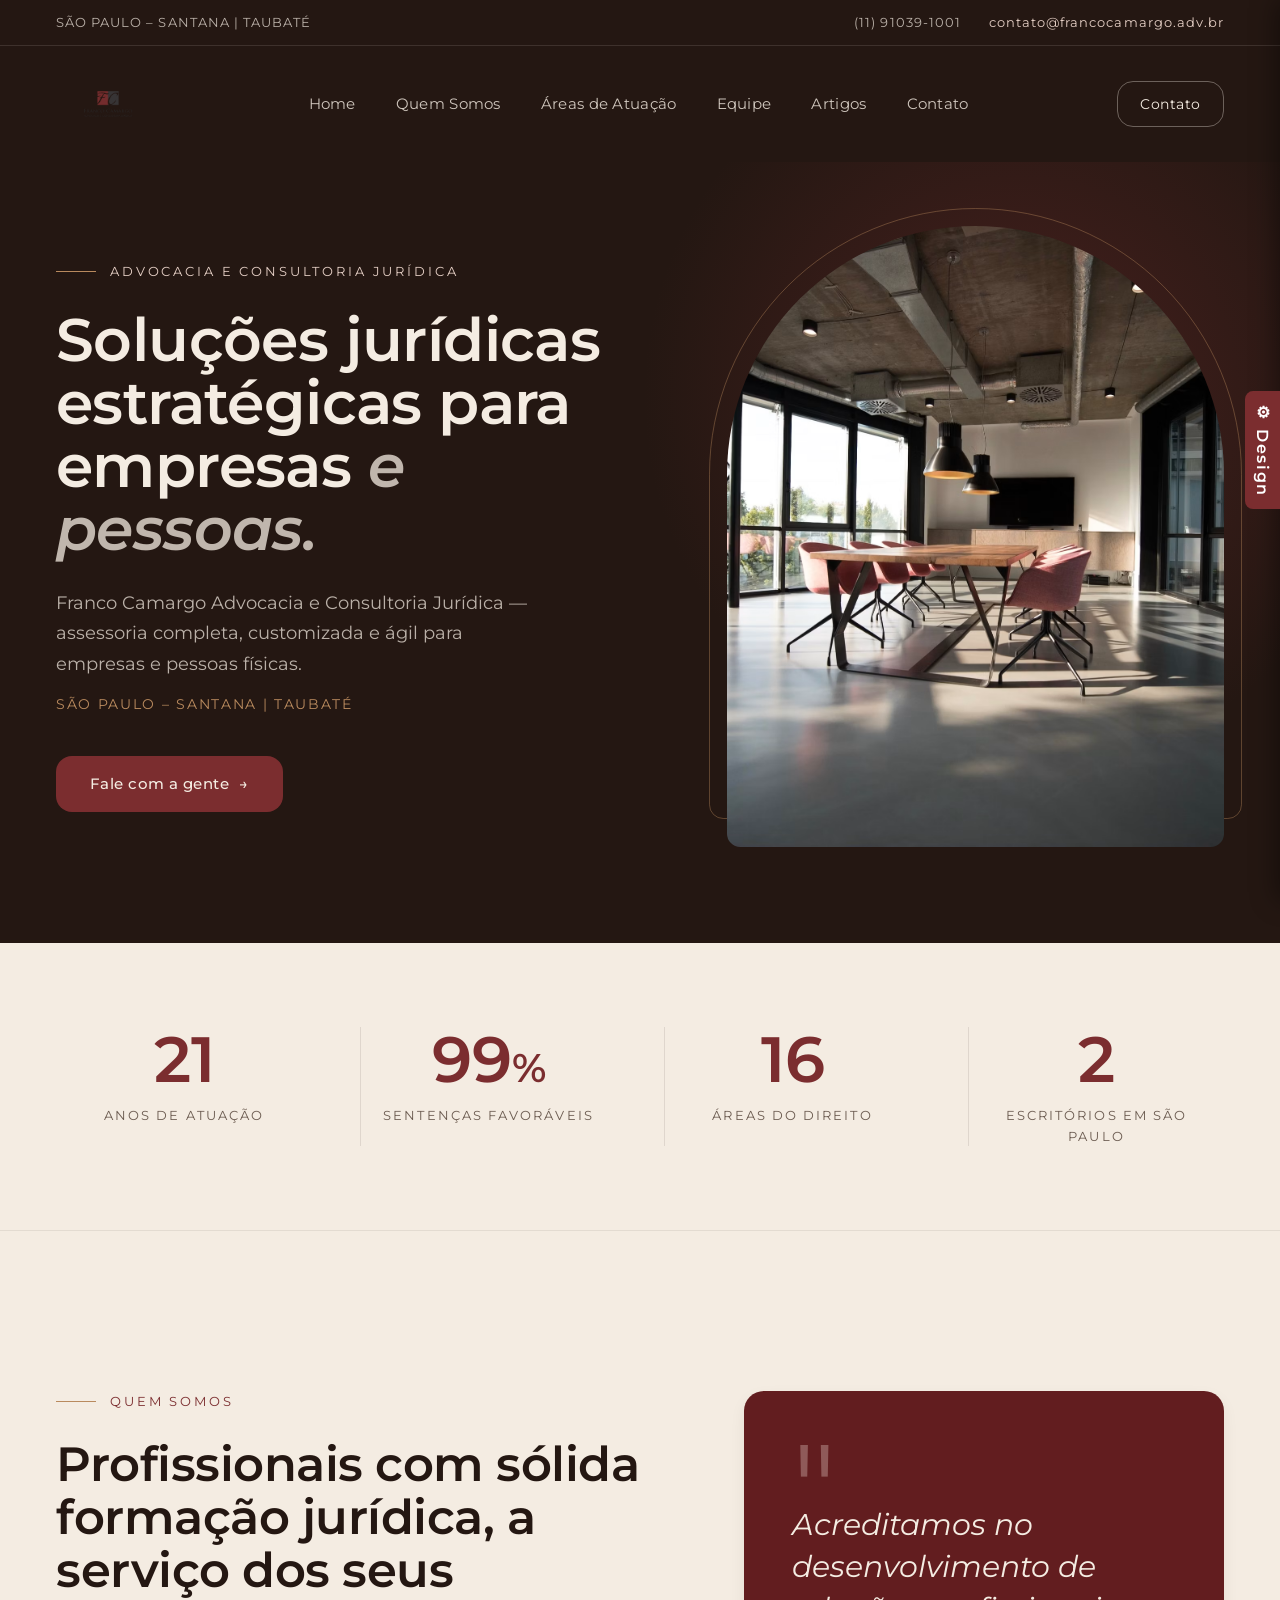
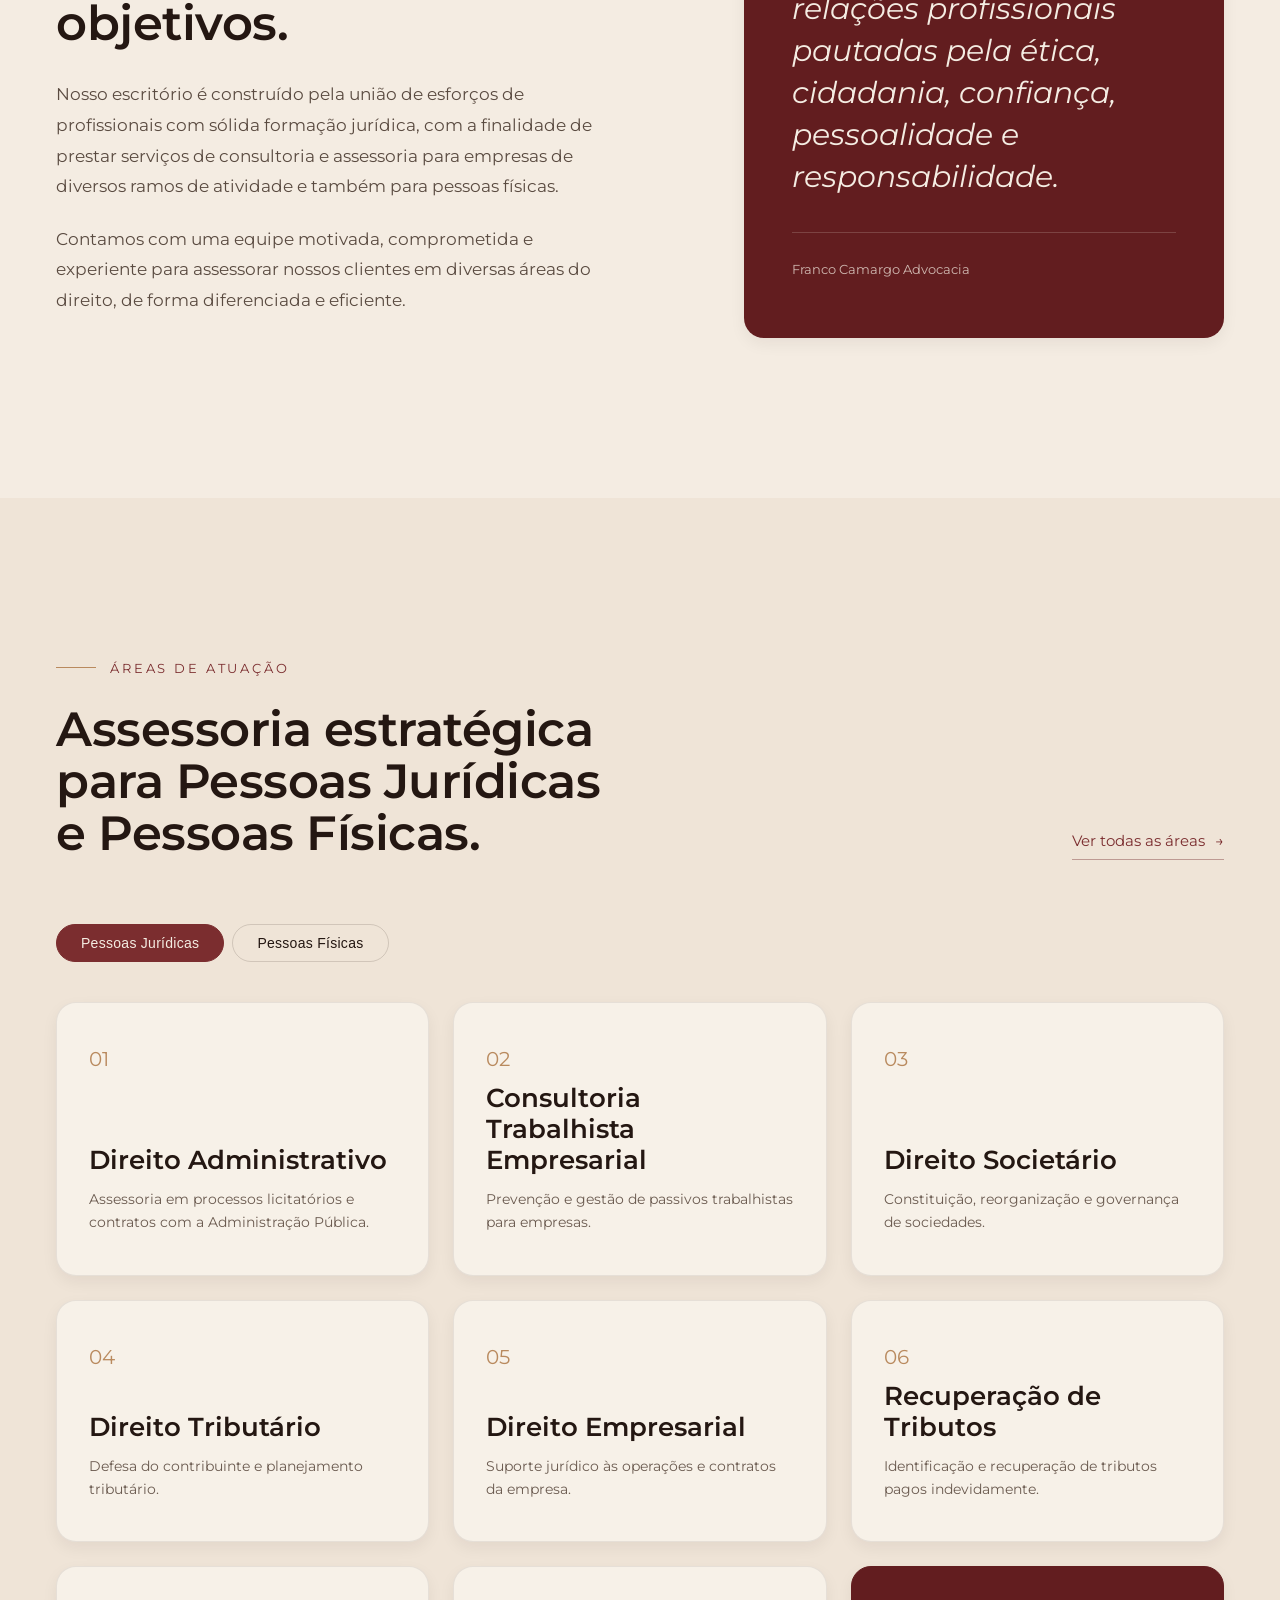
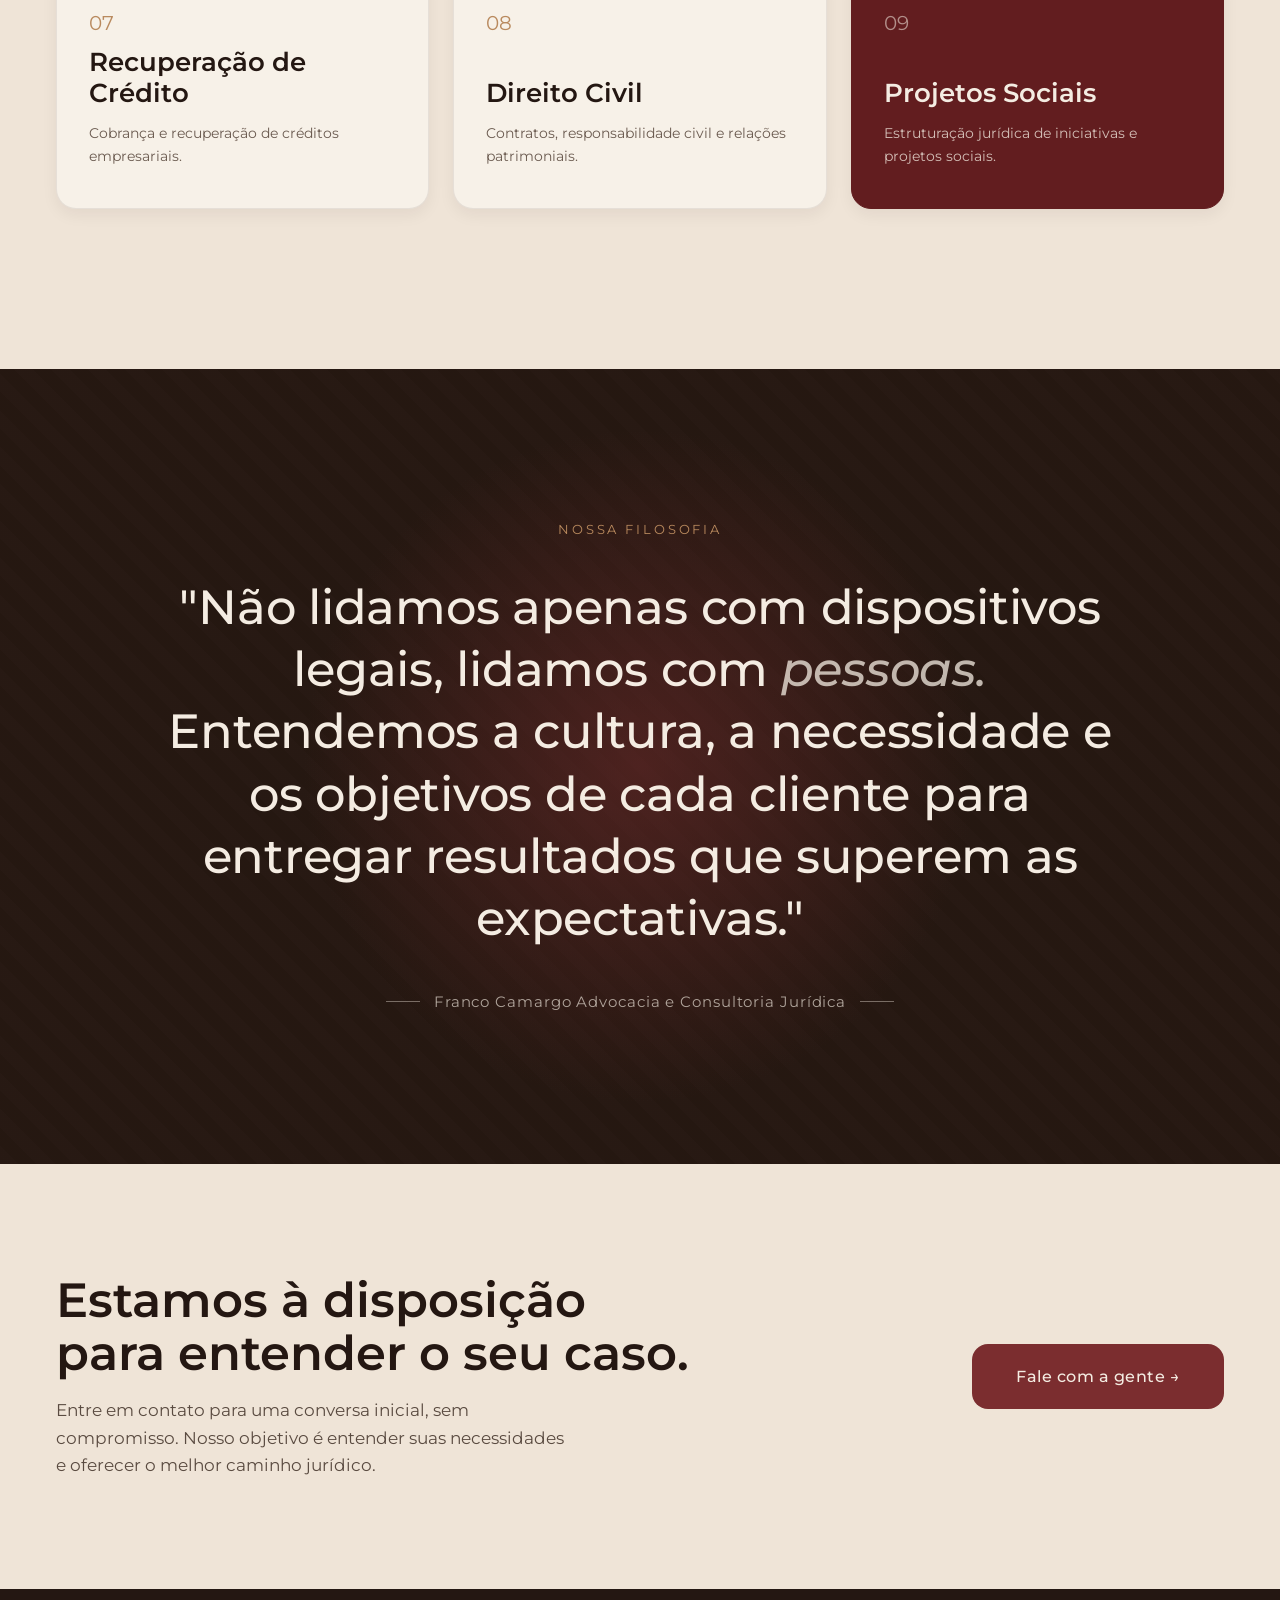
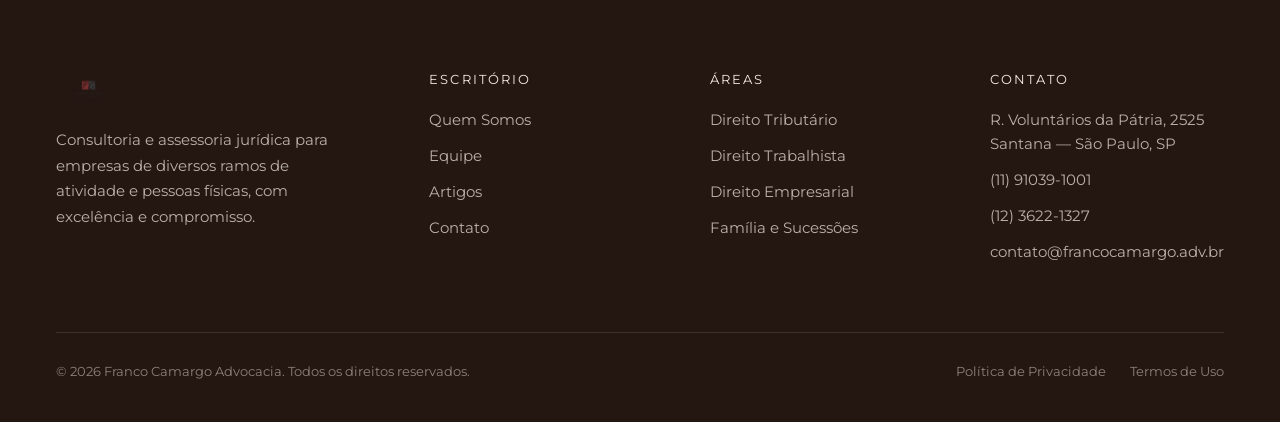
<file: index.html>
<!DOCTYPE html>
<html lang="pt-BR">
<head>
  <meta charset="UTF-8">
  <meta name="viewport" content="width=device-width, initial-scale=1.0">
  <title>Franco Camargo Advocacia e Consultoria Jurídica</title>
  <link rel="stylesheet" href="styles.css">
</head>
<body>

  <!-- ═══════════ TOP BAR ═══════════ -->
  <div class="top-bar" id="topBar">
    <span style="text-transform:uppercase;">São Paulo – Santana | Taubaté</span>
    <div class="top-bar-right">
      <span>(11) 91039-1001</span>
      <a href="mailto:contato@francocamargo.adv.br" style="color:#E5CFC5;">contato@francocamargo.adv.br</a>
    </div>
  </div>

  <!-- ═══════════ HEADER ═══════════ -->
  <header class="header">
    <a href="index.html" class="header-logo">
      <img src="docs/logos/Logo_curvas.png" alt="Franco Camargo Advocacia">
    </a>
    <button class="mobile-menu-toggle" onclick="this.classList.toggle('active'); this.nextElementSibling.classList.toggle('open');" aria-label="Menu">
      <span></span><span></span><span></span>
    </button>
    <nav class="header-nav">
      <a href="index.html">Home</a>
      <a href="quem-somos.html">Quem Somos</a>
      <a href="areas-de-atuacao.html">Áreas de Atuação</a>
      <a href="equipe.html">Equipe</a>
      <a href="artigos.html">Artigos</a>
      <a href="contato.html">Contato</a>
    </nav>
    <a href="contato.html" class="header-cta">Contato</a>
  </header>

  <!-- ═══════════ HERO ═══════════ -->
  <section class="hero">
    <div class="hero-glow"></div>
    <div class="hero-inner container">
      <div>
        <div class="section-label" style="color:#E5CFC5;">
          Advocacia e Consultoria Jurídica
        </div>
        <h1>Soluções jurídicas estratégicas para empresas <em>e pessoas.</em></h1>
        <p class="hero-subtitle">Franco Camargo Advocacia e Consultoria Jurídica — assessoria completa, customizada e ágil para empresas e pessoas físicas.</p>
        <div class="hero-location">São Paulo – Santana | Taubaté</div>
        <a href="#contato" class="hero-cta">Fale com a gente <span>→</span></a>
      </div>
      <div class="hero-media">
        <div class="hero-media-frame"></div>
        <div class="hero-media-img">
          <img src="assets/office.avif" alt="Escritório Franco Camargo Advocacia" style="width:100%;height:100%;object-fit:cover;">
        </div>
      </div>
    </div>
  </section>

  <!-- ═══════════ STATS ═══════════ -->
  <section class="stats">
    <div class="stats-inner container">
      <div class="stat">
        <div class="stat-number">21</div>
        <div class="stat-label">Anos de atuação</div>
      </div>
      <div class="stat">
        <div class="stat-number">99<span>%</span></div>
        <div class="stat-label">Sentenças favoráveis</div>
      </div>
      <div class="stat">
        <div class="stat-number">16</div>
        <div class="stat-label">Áreas do Direito</div>
      </div>
      <div class="stat">
        <div class="stat-number">2</div>
        <div class="stat-label">Escritórios em São Paulo</div>
      </div>
    </div>
  </section>

  <!-- ═══════════ INTRO — QUEM SOMOS ═══════════ -->
  <section class="intro">
    <div class="intro-inner container">
      <div>
        <div class="section-label">Quem Somos</div>
        <h2>Profissionais com sólida formação jurídica, a serviço dos seus objetivos.</h2>
        <p>Nosso escritório é construído pela união de esforços de profissionais com sólida formação jurídica, com a finalidade de prestar serviços de consultoria e assessoria para empresas de diversos ramos de atividade e também para pessoas físicas.</p>
        <p>Contamos com uma equipe motivada, comprometida e experiente para assessorar nossos clientes em diversas áreas do direito, de forma diferenciada e eficiente.</p>
      </div>
      <aside class="quote-aside">
        <div class="quote-aside-mark">"</div>
        <blockquote>Acreditamos no desenvolvimento de relações profissionais pautadas pela ética, cidadania, confiança, pessoalidade e responsabilidade.</blockquote>
        <div class="quote-aside-footer">
          Franco Camargo Advocacia
        </div>
      </aside>
    </div>
  </section>

  <!-- ═══════════ ÁREAS DE ATUAÇÃO ═══════════ -->
  <section class="areas">
    <div class="container">
      <div class="areas-header">
        <div>
          <div class="section-label">Áreas de Atuação</div>
          <h2>Assessoria estratégica para Pessoas Jurídicas e Pessoas Físicas.</h2>
        </div>
        <a href="#" class="areas-link">Ver todas as áreas <span>→</span></a>
      </div>

      <div class="areas-tabs">
        <button class="areas-tab active" onclick="switchTab('pj')">Pessoas Jurídicas</button>
        <button class="areas-tab" onclick="switchTab('pf')">Pessoas Físicas</button>
      </div>

      <!-- PJ Grid -->
      <div class="areas-grid" id="grid-pj">
        <div class="area-card">
          <div class="area-card-number">01</div>
          <h3>Direito Administrativo</h3>
          <p>Assessoria em processos licitatórios e contratos com a Administração Pública.</p>
        </div>
        <div class="area-card">
          <div class="area-card-number">02</div>
          <h3>Consultoria Trabalhista Empresarial</h3>
          <p>Prevenção e gestão de passivos trabalhistas para empresas.</p>
        </div>
        <div class="area-card">
          <div class="area-card-number">03</div>
          <h3>Direito Societário</h3>
          <p>Constituição, reorganização e governança de sociedades.</p>
        </div>
        <div class="area-card">
          <div class="area-card-number">04</div>
          <h3>Direito Tributário</h3>
          <p>Defesa do contribuinte e planejamento tributário.</p>
        </div>
        <div class="area-card">
          <div class="area-card-number">05</div>
          <h3>Direito Empresarial</h3>
          <p>Suporte jurídico às operações e contratos da empresa.</p>
        </div>
        <div class="area-card">
          <div class="area-card-number">06</div>
          <h3>Recuperação de Tributos</h3>
          <p>Identificação e recuperação de tributos pagos indevidamente.</p>
        </div>
        <div class="area-card">
          <div class="area-card-number">07</div>
          <h3>Recuperação de Crédito</h3>
          <p>Cobrança e recuperação de créditos empresariais.</p>
        </div>
        <div class="area-card">
          <div class="area-card-number">08</div>
          <h3>Direito Civil</h3>
          <p>Contratos, responsabilidade civil e relações patrimoniais.</p>
        </div>
        <div class="area-card area-card--accent">
          <div class="area-card-number">09</div>
          <h3>Projetos Sociais</h3>
          <p>Estruturação jurídica de iniciativas e projetos sociais.</p>
        </div>
      </div>

      <!-- PF Grid -->
      <div class="areas-grid" id="grid-pf" style="display:none;">
        <div class="area-card">
          <div class="area-card-number">01</div>
          <h3>Família e Sucessões</h3>
          <p>Divórcios, inventários, partilhas e planejamento sucessório.</p>
        </div>
        <div class="area-card">
          <div class="area-card-number">02</div>
          <h3>Reclamação Trabalhista</h3>
          <p>Defesa de direitos trabalhistas do empregado.</p>
        </div>
        <div class="area-card">
          <div class="area-card-number">03</div>
          <h3>Direito do Consumidor</h3>
          <p>Proteção do consumidor em relações de consumo.</p>
        </div>
        <div class="area-card">
          <div class="area-card-number">04</div>
          <h3>Plano de Saúde</h3>
          <p>Negativas de cobertura, reajustes e demandas contra operadoras.</p>
        </div>
        <div class="area-card">
          <div class="area-card-number">05</div>
          <h3>Direito Civil</h3>
          <p>Contratos, indenizações e questões patrimoniais.</p>
        </div>
        <div class="area-card">
          <div class="area-card-number">06</div>
          <h3>Direito Imobiliário</h3>
          <p>Compra, venda, locação e regularização de imóveis.</p>
        </div>
        <div class="area-card area-card--accent">
          <div class="area-card-number">07</div>
          <h3>Direito Previdenciário</h3>
          <p>Aposentadorias, benefícios e revisões junto ao INSS.</p>
        </div>
      </div>
    </div>
  </section>

  <!-- ═══════════ INSPIRATIONAL QUOTE ═══════════ -->
  <section class="inspiration">
    <div class="inspiration-texture"></div>
    <div class="inspiration-glow"></div>
    <div class="inspiration-inner">
      <div class="section-label">Nossa Filosofia</div>
      <blockquote>"Não lidamos apenas com dispositivos legais, lidamos com <em>pessoas.</em> Entendemos a cultura, a necessidade e os objetivos de cada cliente para entregar resultados que superem as expectativas."</blockquote>
      <div class="inspiration-footer">
        Franco Camargo Advocacia e Consultoria Jurídica
      </div>
    </div>
  </section>

  <!-- ═══════════ CTA ═══════════ -->
  <section class="cta-section" id="contato">
    <div class="cta-inner container">
      <div>
        <h2>Estamos à disposição para entender o seu caso.</h2>
        <p>Entre em contato para uma conversa inicial, sem compromisso. Nosso objetivo é entender suas necessidades e oferecer o melhor caminho jurídico.</p>
      </div>
      <a href="mailto:contato@francocamargo.adv.br" class="cta-button">Fale com a gente →</a>
    </div>
  </section>

  <!-- ═══════════ FOOTER ═══════════ -->
  <footer class="footer">
    <div class="footer-grid container">
      <div class="footer-brand">
        <img src="docs/logos/Logo_curvas.png" alt="Franco Camargo Advocacia">
        <p>Consultoria e assessoria jurídica para empresas de diversos ramos de atividade e pessoas físicas, com excelência e compromisso.</p>
      </div>
      <div class="footer-col">
        <div class="footer-col-title">Escritório</div>
        <a href="quem-somos.html">Quem Somos</a>
        <a href="equipe.html">Equipe</a>
        <a href="artigos.html">Artigos</a>
        <a href="contato.html">Contato</a>
      </div>
      <div class="footer-col">
        <div class="footer-col-title">Áreas</div>
        <a href="areas-de-atuacao.html">Direito Tributário</a>
        <a href="areas-de-atuacao.html">Direito Trabalhista</a>
        <a href="areas-de-atuacao.html">Direito Empresarial</a>
        <a href="areas-de-atuacao.html">Família e Sucessões</a>
      </div>
      <div class="footer-col">
        <div class="footer-col-title">Contato</div>
        <span>R. Voluntários da Pátria, 2525<br>Santana — São Paulo, SP</span>
        <span>(11) 91039-1001</span>
        <span>(12) 3622-1327</span>
        <span>contato@francocamargo.adv.br</span>
      </div>
    </div>
    <div class="footer-bottom container">
      <span>&copy; 2026 Franco Camargo Advocacia. Todos os direitos reservados.</span>
      <div class="footer-bottom-links">
        <a href="#">Política de Privacidade</a>
        <a href="#">Termos de Uso</a>
      </div>
    </div>
  </footer>

  <!-- ═══════════ DESIGN PANEL ═══════════ -->
  <button class="design-panel-toggle" onclick="togglePanel()">&#9881; Design</button>
  <div class="design-panel" id="designPanel">
    <div class="panel-header">Design Controls</div>

    <!-- Actions -->
    <div class="panel-group" style="display:flex;gap:8px;">
      <button onclick="copyParams()" style="flex:1;padding:10px;background:#742C2D;color:#fff;border:none;border-radius:6px;font-size:12px;font-weight:600;cursor:pointer;font-family:inherit;letter-spacing:0.04em;">Copy Parameters</button>
      <button onclick="applyFromClipboard()" style="flex:1;padding:10px;background:#333;color:#ccc;border:1px solid #555;border-radius:6px;font-size:12px;font-weight:600;cursor:pointer;font-family:inherit;letter-spacing:0.04em;">Apply Pasted</button>
    </div>

    <!-- Typography -->
    <div class="panel-group">
      <div class="panel-group-title">Tipografia</div>
      <div class="panel-control">
        <label>Fonte Display (títulos)</label>
        <select id="ctrl-font-display" onchange="setVar('--font-display', this.value)">
          <option value="'Cormorant Garamond', serif">Cormorant Garamond</option>
          <option value="'Playfair Display', serif">Playfair Display</option>
          <option value="'Marcellus', serif">Marcellus</option>
          <option value="'DM Serif Display', serif">DM Serif Display</option>
          <option value="'Montserrat', sans-serif">Montserrat</option>
          <option value="'Hanken Grotesk', sans-serif">Hanken Grotesk</option>
        </select>
      </div>
      <div class="panel-control">
        <label>Fonte Body (corpo)</label>
        <select id="ctrl-font-body" onchange="setVar('--font-body', this.value)">
          <option value="'Montserrat', sans-serif">Montserrat</option>
          <option value="'Hanken Grotesk', sans-serif">Hanken Grotesk</option>
        </select>
      </div>
      <div class="panel-control">
        <label>Tamanho H1 Hero</label>
        <input id="ctrl-h1-size" type="range" min="48" max="96" value="72" oninput="document.querySelector('.hero h1').style.fontSize=this.value+'px'; this.nextElementSibling.textContent=this.value+'px'">
        <div class="panel-range-value">72px</div>
      </div>
      <div class="panel-control">
        <label>Tamanho H2 Seções</label>
        <input id="ctrl-h2-size" type="range" min="32" max="64" value="50" oninput="document.querySelectorAll('.intro h2, .areas-header h2, .cta-inner h2').forEach(e=>e.style.fontSize=this.value+'px'); this.nextElementSibling.textContent=this.value+'px'">
        <div class="panel-range-value">50px</div>
      </div>
    </div>

    <!-- Colors -->
    <div class="panel-group">
      <div class="panel-group-title">Paleta de Cores</div>
      <div class="panel-control">
        <label>Cor Primária</label>
        <div class="panel-swatches" data-target="--color-primary">
          <div class="panel-swatch active" style="background:#742C2D" onclick="pickSwatch(this,'--color-primary','#742C2D')"></div>
          <div class="panel-swatch" style="background:#5C1A1F" onclick="pickSwatch(this,'--color-primary','#5C1A1F')"></div>
          <div class="panel-swatch" style="background:#8B3A3A" onclick="pickSwatch(this,'--color-primary','#8B3A3A')"></div>
          <div class="panel-swatch" style="background:#2C4A74" onclick="pickSwatch(this,'--color-primary','#2C4A74')"></div>
          <div class="panel-swatch" style="background:#1a3a2a" onclick="pickSwatch(this,'--color-primary','#1a3a2a')"></div>
        </div>
      </div>
      <div class="panel-control">
        <label>Fundo Principal</label>
        <div class="panel-swatches" data-target="--color-bg">
          <div class="panel-swatch active" style="background:#F4ECE2" onclick="pickSwatch(this,'--color-bg','#F4ECE2')"></div>
          <div class="panel-swatch" style="background:#F9F9F9" onclick="pickSwatch(this,'--color-bg','#F9F9F9')"></div>
          <div class="panel-swatch" style="background:#FFFDF8" onclick="pickSwatch(this,'--color-bg','#FFFDF8')"></div>
          <div class="panel-swatch" style="background:#F0EDE8" onclick="pickSwatch(this,'--color-bg','#F0EDE8')"></div>
        </div>
      </div>
      <div class="panel-control">
        <label>Fundo Dark</label>
        <div class="panel-swatches" data-target="--color-dark">
          <div class="panel-swatch active" style="background:#241712" onclick="pickSwatch(this,'--color-dark','#241712')"></div>
          <div class="panel-swatch" style="background:#373435" onclick="pickSwatch(this,'--color-dark','#373435')"></div>
          <div class="panel-swatch" style="background:#1a1a2e" onclick="pickSwatch(this,'--color-dark','#1a1a2e')"></div>
          <div class="panel-swatch" style="background:#111111" onclick="pickSwatch(this,'--color-dark','#111111')"></div>
        </div>
      </div>
      <div class="panel-control">
        <label>Cor Accent</label>
        <div class="panel-swatches" data-target="--color-accent">
          <div class="panel-swatch active" style="background:#B98A5E" onclick="pickSwatch(this,'--color-accent','#B98A5E')"></div>
          <div class="panel-swatch" style="background:#B2B2B2" onclick="pickSwatch(this,'--color-accent','#B2B2B2')"></div>
          <div class="panel-swatch" style="background:#D4A574" onclick="pickSwatch(this,'--color-accent','#D4A574')"></div>
          <div class="panel-swatch" style="background:#8B7355" onclick="pickSwatch(this,'--color-accent','#8B7355')"></div>
        </div>
      </div>
    </div>

    <!-- Shape & Layout -->
    <div class="panel-group">
      <div class="panel-group-title">Forma e Layout</div>
      <div class="panel-control">
        <label>Border Radius</label>
        <input id="ctrl-radius" type="range" min="0" max="32" value="12" oninput="setVar('--radius',this.value+'px'); setVar('--radius-lg',(parseInt(this.value)+4)+'px'); this.nextElementSibling.textContent=this.value+'px'">
        <div class="panel-range-value">12px</div>
      </div>
      <div class="panel-control">
        <label>Hero Image Shape</label>
        <select id="ctrl-hero-shape" onchange="setHeroShape(this.value)">
          <option value="arch">Arch</option>
          <option value="rounded">Rounded</option>
          <option value="rectangle">Rectangle</option>
        </select>
      </div>
      <div class="panel-control">
        <label>Grid de Áreas</label>
        <select id="ctrl-grid-cols" onchange="document.querySelectorAll('.areas-grid').forEach(g=>g.style.gridTemplateColumns='repeat('+this.value+',1fr)')">
          <option value="3" selected>3 colunas</option>
          <option value="2">2 colunas</option>
          <option value="4">4 colunas</option>
        </select>
      </div>
      <div class="panel-control">
        <label>Espaçamento Seções</label>
        <select id="ctrl-spacing" onchange="setSectionSpacing(this.value)">
          <option value="compact">Compacto</option>
          <option value="default" selected>Padrão</option>
          <option value="generous">Generoso</option>
        </select>
      </div>
    </div>

    <!-- Toggles -->
    <div class="panel-group">
      <div class="panel-group-title">Visibilidade</div>
      <div class="panel-toggle">
        <label>Top Bar</label>
        <div class="panel-switch">
          <input id="toggle-topbar" type="checkbox" checked onchange="document.getElementById('topBar').style.display=this.checked?'flex':'none'">
          <span class="panel-switch-slider"></span>
        </div>
      </div>
      <div class="panel-toggle">
        <label>Hero Badge (fundação)</label>
        <div class="panel-switch">
          <input id="toggle-badge" type="checkbox" checked onchange="document.querySelector('.hero-badge').style.display=this.checked?'block':'none'">
          <span class="panel-switch-slider"></span>
        </div>
      </div>
      <div class="panel-toggle">
        <label>Hero Image Frame</label>
        <div class="panel-switch">
          <input id="toggle-frame" type="checkbox" checked onchange="document.querySelector('.hero-media-frame').style.display=this.checked?'block':'none'">
          <span class="panel-switch-slider"></span>
        </div>
      </div>
      <div class="panel-toggle">
        <label>Quote Aside</label>
        <div class="panel-switch">
          <input id="toggle-quote" type="checkbox" checked onchange="document.querySelector('.quote-aside').style.display=this.checked?'flex':'none'">
          <span class="panel-switch-slider"></span>
        </div>
      </div>
      <div class="panel-toggle">
        <label>Faixa Inspiracional</label>
        <div class="panel-switch">
          <input id="toggle-inspiration" type="checkbox" checked onchange="document.querySelector('.inspiration').style.display=this.checked?'block':'none'">
          <span class="panel-switch-slider"></span>
        </div>
      </div>
      <div class="panel-toggle">
        <label>Seção CTA</label>
        <div class="panel-switch">
          <input id="toggle-cta" type="checkbox" checked onchange="document.querySelector('.cta-section').style.display=this.checked?'block':'none'">
          <span class="panel-switch-slider"></span>
        </div>
      </div>
    </div>

    <!-- Shadows -->
    <div class="panel-group">
      <div class="panel-group-title">Sombras</div>
      <div class="panel-control">
        <label>Profundidade</label>
        <select id="ctrl-shadows" onchange="setShadows(this.value)">
          <option value="none">Nenhuma</option>
          <option value="soft" selected>Suave</option>
          <option value="medium">Média</option>
          <option value="strong">Forte</option>
        </select>
      </div>
    </div>

  </div>

  <script>
    function togglePanel() {
      document.getElementById('designPanel').classList.toggle('open');
    }

    function setVar(prop, value) {
      document.documentElement.style.setProperty(prop, value);
    }

    function pickSwatch(el, prop, value) {
      el.parentElement.querySelectorAll('.panel-swatch').forEach(s => s.classList.remove('active'));
      el.classList.add('active');
      setVar(prop, value);

      if (prop === '--color-primary') {
        const r = parseInt(value.slice(1,3),16), g = parseInt(value.slice(3,5),16), b = parseInt(value.slice(5,7),16);
        const lighter = '#' + [Math.min(r+20,255),Math.min(g+20,255),Math.min(b+20,255)].map(c=>c.toString(16).padStart(2,'0')).join('');
        const darker = '#' + [Math.max(r-24,0),Math.max(g-16,0),Math.max(b-16,0)].map(c=>c.toString(16).padStart(2,'0')).join('');
        setVar('--color-primary-light', lighter);
        setVar('--color-primary-dark', darker);
      }
    }

    function setHeroShape(shape) {
      const img = document.querySelector('.hero-media-img');
      const frame = document.querySelector('.hero-media-frame');
      if (shape === 'arch') {
        img.style.borderRadius = '300px 300px var(--radius) var(--radius)';
        frame.style.borderRadius = '300px 300px 14px 14px';
      } else if (shape === 'rounded') {
        img.style.borderRadius = '24px';
        frame.style.borderRadius = '28px';
      } else {
        img.style.borderRadius = '4px';
        frame.style.borderRadius = '8px';
      }
    }

    function setSectionSpacing(level) {
      const vals = { compact: '80px 56px', default: '128px 56px', generous: '160px 56px' };
      setVar('--section-padding', vals[level]);
      document.querySelectorAll('.intro, .areas').forEach(s => s.style.padding = vals[level]);
    }

    function setShadows(level) {
      const presets = {
        none:   { card:'none', hover:'none', float:'none' },
        soft:   { card:'0 6px 16px rgba(36,23,18,0.06)', hover:'0 16px 34px rgba(92,26,31,0.10)', float:'0 12px 30px rgba(0,0,0,0.22)' },
        medium: { card:'0 12px 28px rgba(36,23,18,0.10)', hover:'0 24px 50px rgba(92,26,31,0.16)', float:'0 20px 50px rgba(0,0,0,0.32)' },
        strong: { card:'0 20px 44px rgba(36,23,18,0.16)', hover:'0 34px 70px rgba(92,26,31,0.24)', float:'0 30px 66px rgba(0,0,0,0.42)' },
      };
      const s = presets[level];
      setVar('--shadow-card', s.card);
      setVar('--shadow-card-hover', s.hover);
      setVar('--shadow-float', s.float);
    }

    function switchTab(tab) {
      document.querySelectorAll('.areas-tab').forEach(t => t.classList.remove('active'));
      event.target.classList.add('active');
      document.getElementById('grid-pj').style.display = tab === 'pj' ? 'grid' : 'none';
      document.getElementById('grid-pf').style.display = tab === 'pf' ? 'grid' : 'none';
    }

    function getActiveSwatch(varName) {
      const container = document.querySelector(`.panel-swatches[data-target="${varName}"]`);
      if (!container) return null;
      const active = container.querySelector('.panel-swatch.active');
      return active ? active.style.background : null;
    }

    function getParams() {
      return {
        fontDisplay: document.getElementById('ctrl-font-display').value,
        fontBody: document.getElementById('ctrl-font-body').value,
        h1Size: document.getElementById('ctrl-h1-size').value,
        h2Size: document.getElementById('ctrl-h2-size').value,
        colorPrimary: getActiveSwatch('--color-primary'),
        colorBg: getActiveSwatch('--color-bg'),
        colorDark: getActiveSwatch('--color-dark'),
        colorAccent: getActiveSwatch('--color-accent'),
        radius: document.getElementById('ctrl-radius').value,
        heroShape: document.getElementById('ctrl-hero-shape').value,
        gridCols: document.getElementById('ctrl-grid-cols').value,
        spacing: document.getElementById('ctrl-spacing').value,
        shadows: document.getElementById('ctrl-shadows').value,
        showTopBar: document.getElementById('toggle-topbar').checked,
        showBadge: document.getElementById('toggle-badge').checked,
        showFrame: document.getElementById('toggle-frame').checked,
        showQuote: document.getElementById('toggle-quote').checked,
        showInspiration: document.getElementById('toggle-inspiration').checked,
        showCta: document.getElementById('toggle-cta').checked,
      };
    }

    function copyParams() {
      const json = JSON.stringify(getParams(), null, 2);
      navigator.clipboard.writeText(json).then(() => {
        const btn = event.target;
        btn.textContent = 'Copied!';
        setTimeout(() => btn.textContent = 'Copy Parameters', 1500);
      }).catch(() => {
        prompt('Copy this JSON:', json);
      });
    }

    function applyParams(p) {
      if (p.fontDisplay) { const el = document.getElementById('ctrl-font-display'); el.value = p.fontDisplay; setVar('--font-display', p.fontDisplay); }
      if (p.fontBody) { const el = document.getElementById('ctrl-font-body'); el.value = p.fontBody; setVar('--font-body', p.fontBody); }
      if (p.h1Size) { const el = document.getElementById('ctrl-h1-size'); el.value = p.h1Size; document.querySelector('.hero h1').style.fontSize = p.h1Size + 'px'; el.nextElementSibling.textContent = p.h1Size + 'px'; }
      if (p.h2Size) { const el = document.getElementById('ctrl-h2-size'); el.value = p.h2Size; document.querySelectorAll('.intro h2, .areas-header h2, .cta-inner h2').forEach(e => e.style.fontSize = p.h2Size + 'px'); el.nextElementSibling.textContent = p.h2Size + 'px'; }

      if (p.colorPrimary) applySwatch('--color-primary', p.colorPrimary);
      if (p.colorBg) applySwatch('--color-bg', p.colorBg);
      if (p.colorDark) applySwatch('--color-dark', p.colorDark);
      if (p.colorAccent) applySwatch('--color-accent', p.colorAccent);

      if (p.radius != null) { const el = document.getElementById('ctrl-radius'); el.value = p.radius; setVar('--radius', p.radius + 'px'); setVar('--radius-lg', (parseInt(p.radius) + 4) + 'px'); el.nextElementSibling.textContent = p.radius + 'px'; }
      if (p.heroShape) { document.getElementById('ctrl-hero-shape').value = p.heroShape; setHeroShape(p.heroShape); }
      if (p.gridCols) { document.getElementById('ctrl-grid-cols').value = p.gridCols; document.querySelectorAll('.areas-grid').forEach(g => g.style.gridTemplateColumns = 'repeat(' + p.gridCols + ',1fr)'); }
      if (p.spacing) { document.getElementById('ctrl-spacing').value = p.spacing; setSectionSpacing(p.spacing); }
      if (p.shadows) { document.getElementById('ctrl-shadows').value = p.shadows; setShadows(p.shadows); }

      if (p.showTopBar != null) { const el = document.getElementById('toggle-topbar'); el.checked = p.showTopBar; document.getElementById('topBar').style.display = p.showTopBar ? 'flex' : 'none'; }
      if (p.showBadge != null) { const el = document.getElementById('toggle-badge'); el.checked = p.showBadge; document.querySelector('.hero-badge').style.display = p.showBadge ? 'block' : 'none'; }
      if (p.showFrame != null) { const el = document.getElementById('toggle-frame'); el.checked = p.showFrame; document.querySelector('.hero-media-frame').style.display = p.showFrame ? 'block' : 'none'; }
      if (p.showQuote != null) { const el = document.getElementById('toggle-quote'); el.checked = p.showQuote; document.querySelector('.quote-aside').style.display = p.showQuote ? 'flex' : 'none'; }
      if (p.showInspiration != null) { const el = document.getElementById('toggle-inspiration'); el.checked = p.showInspiration; document.querySelector('.inspiration').style.display = p.showInspiration ? 'block' : 'none'; }
      if (p.showCta != null) { const el = document.getElementById('toggle-cta'); el.checked = p.showCta; document.querySelector('.cta-section').style.display = p.showCta ? 'block' : 'none'; }
    }

    function applySwatch(varName, color) {
      const container = document.querySelector(`.panel-swatches[data-target="${varName}"]`);
      if (!container) return;
      const normalized = color.toLowerCase().replace(/\s/g, '');
      let matched = false;
      container.querySelectorAll('.panel-swatch').forEach(s => {
        s.classList.remove('active');
        if (s.style.background.replace(/\s/g, '') === normalized || rgbToHex(s.style.background) === normalized) {
          s.classList.add('active');
          matched = true;
        }
      });
      if (!matched) {
        const first = container.querySelector('.panel-swatch');
        if (first) first.classList.add('active');
      }
      setVar(varName, color);
      if (varName === '--color-primary') {
        const r = parseInt(color.slice(1, 3), 16), g = parseInt(color.slice(3, 5), 16), b = parseInt(color.slice(5, 7), 16);
        const lighter = '#' + [Math.min(r + 20, 255), Math.min(g + 20, 255), Math.min(b + 20, 255)].map(c => c.toString(16).padStart(2, '0')).join('');
        const darker = '#' + [Math.max(r - 24, 0), Math.max(g - 16, 0), Math.max(b - 16, 0)].map(c => c.toString(16).padStart(2, '0')).join('');
        setVar('--color-primary-light', lighter);
        setVar('--color-primary-dark', darker);
      }
    }

    function rgbToHex(rgb) {
      const m = rgb.match(/rgb\((\d+),\s*(\d+),\s*(\d+)\)/);
      if (!m) return rgb;
      return '#' + [m[1], m[2], m[3]].map(n => parseInt(n).toString(16).padStart(2, '0')).join('');
    }

    function applyFromClipboard() {
      const json = prompt('Paste your parameters JSON:');
      if (!json) return;
      try {
        applyParams(JSON.parse(json));
      } catch (e) {
        console.error('Invalid JSON', e);
      }
    }
  </script>

</body>
</html>
</file>
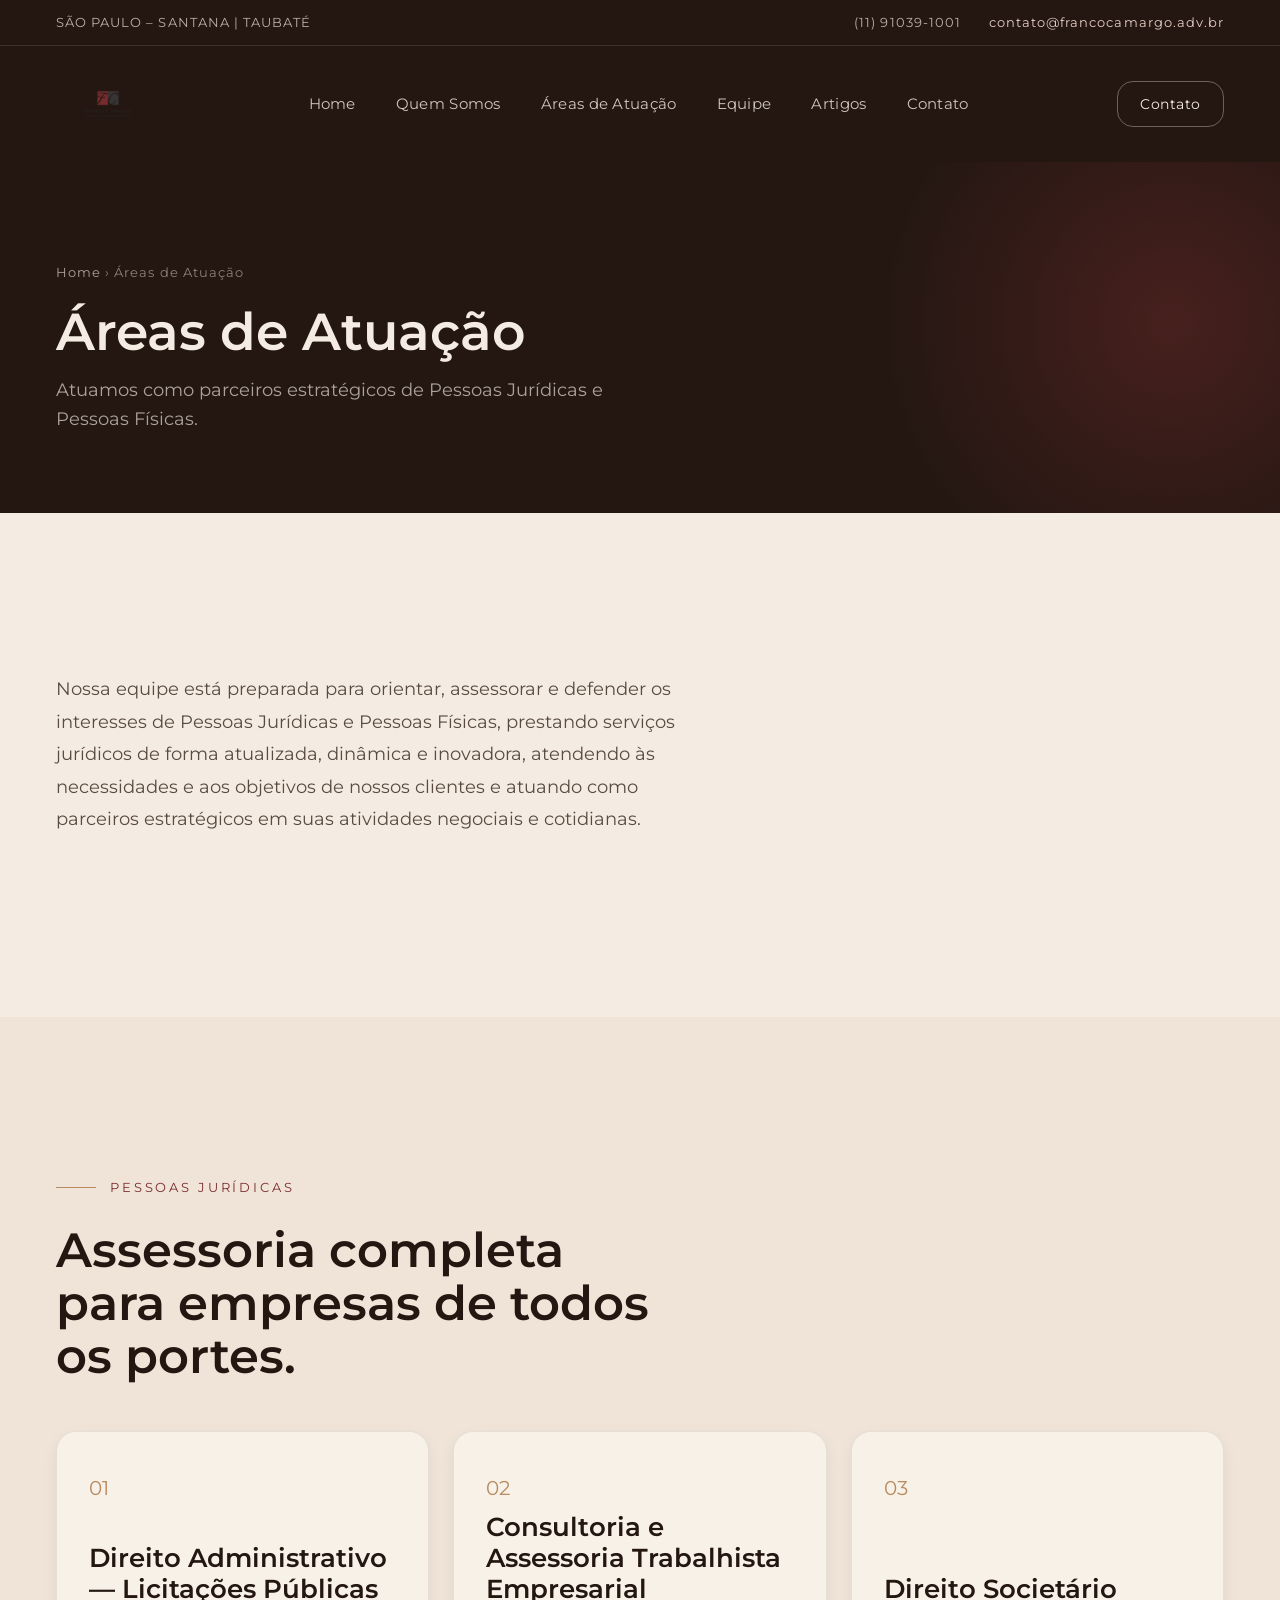
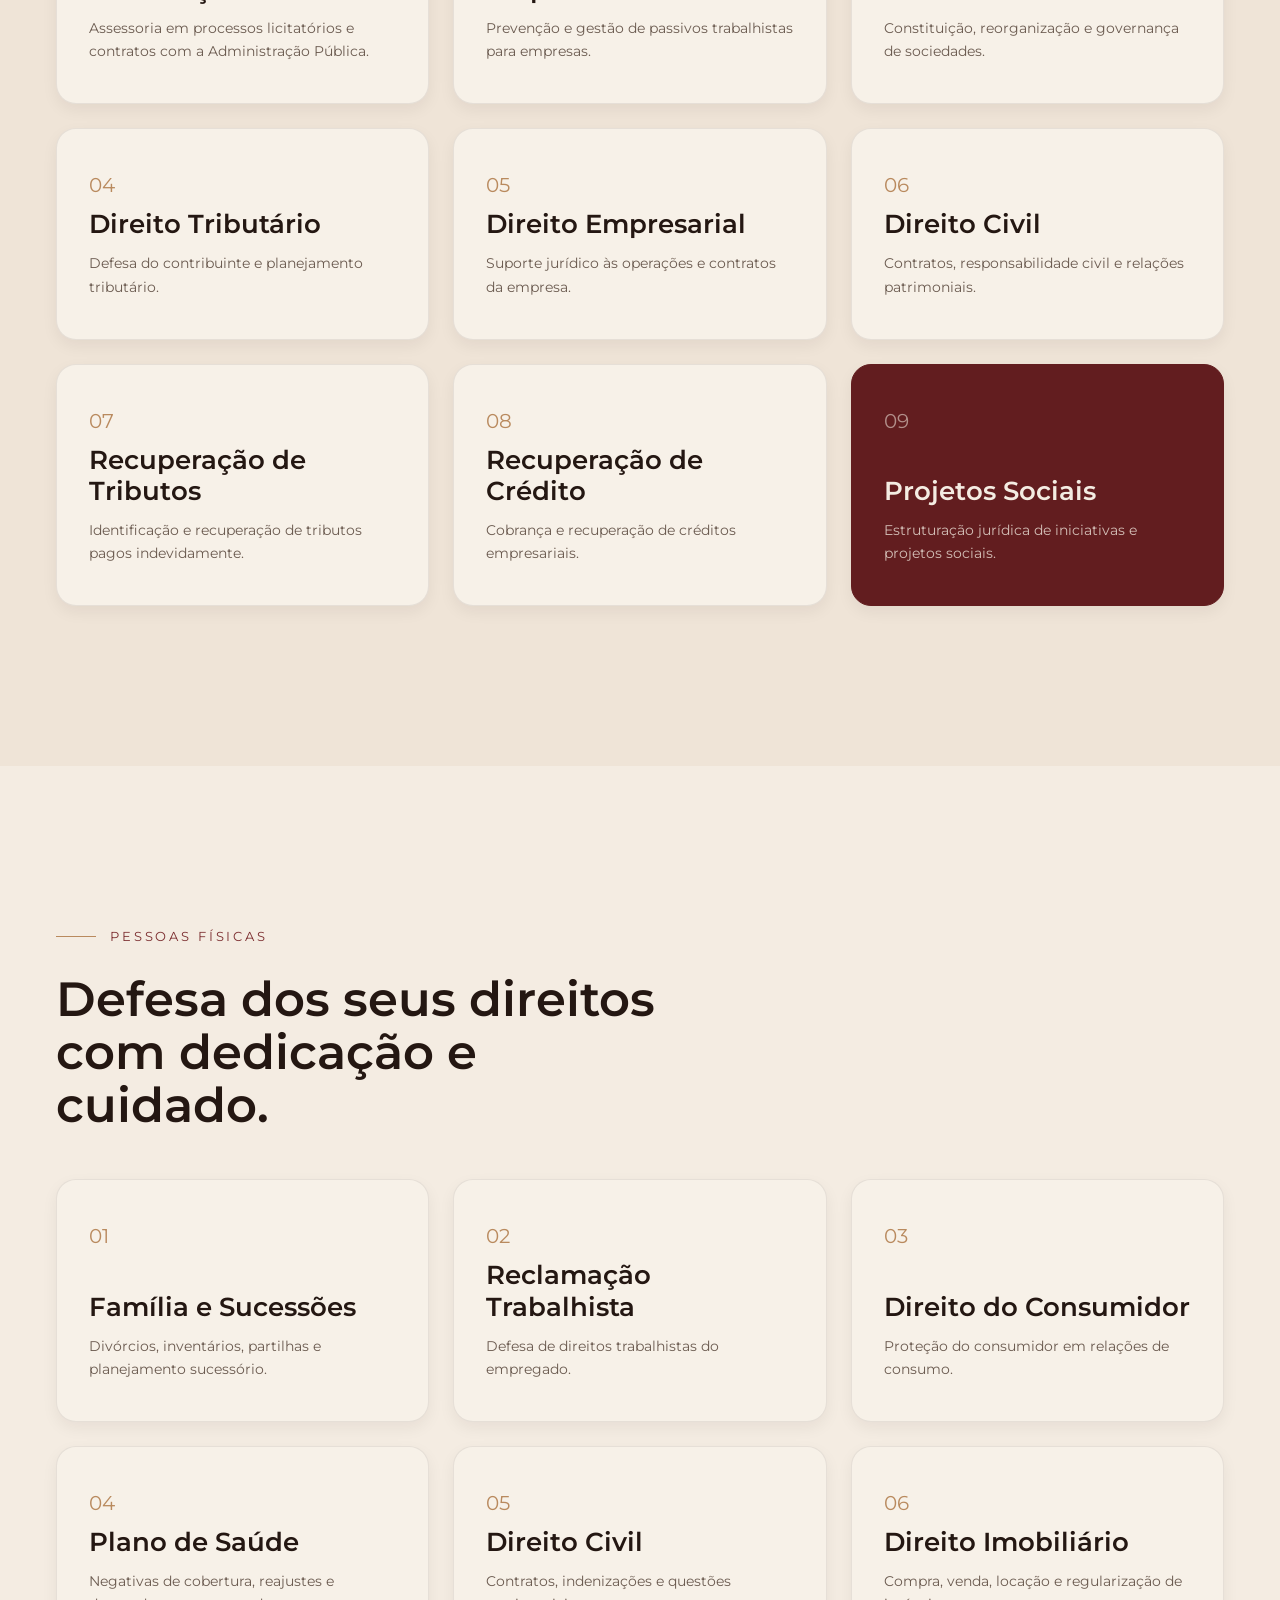
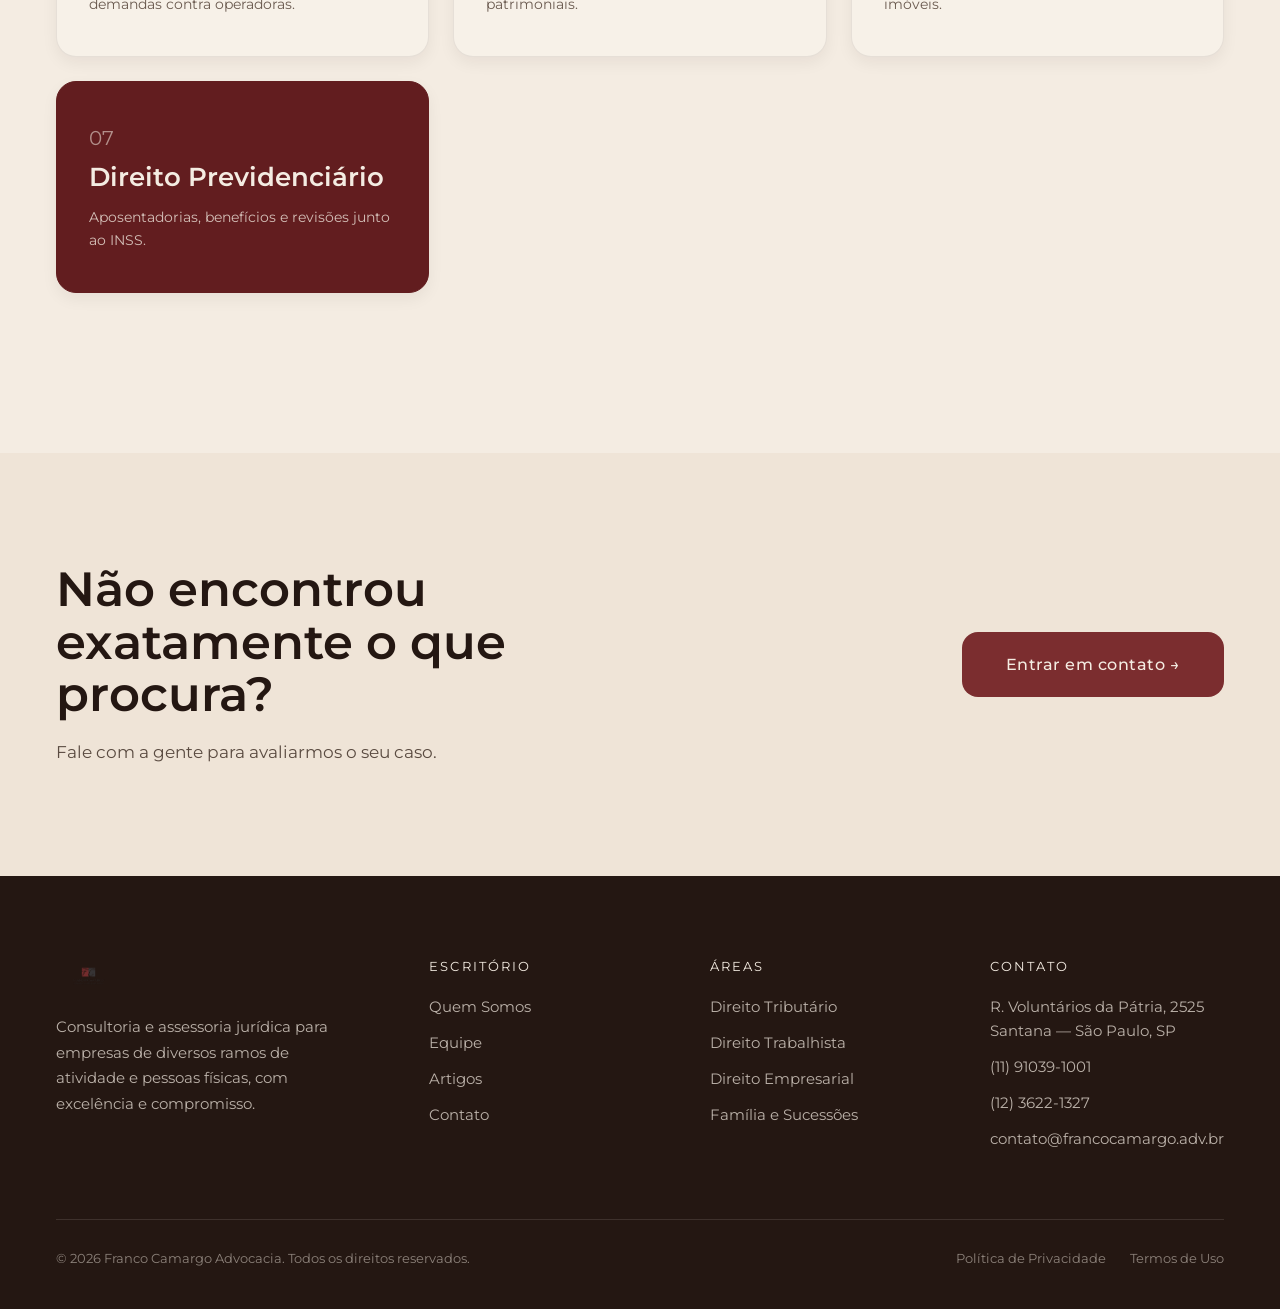
<file: areas-de-atuacao.html>
<!DOCTYPE html>
<html lang="pt-BR">
<head>
  <meta charset="UTF-8">
  <meta name="viewport" content="width=device-width, initial-scale=1.0">
  <title>Áreas de Atuação — Franco Camargo Advocacia</title>
  <link rel="stylesheet" href="styles.css">
</head>
<body>

  <!-- ═══════════ TOP BAR ═══════════ -->
  <div class="top-bar">
    <span style="text-transform:uppercase;">São Paulo – Santana | Taubaté</span>
    <div class="top-bar-right">
      <span>(11) 91039-1001</span>
      <a href="mailto:contato@francocamargo.adv.br" style="color:#E5CFC5;">contato@francocamargo.adv.br</a>
    </div>
  </div>

  <!-- ═══════════ HEADER ═══════════ -->
  <header class="header">
    <a href="index.html" class="header-logo">
      <img src="docs/logos/Logo_curvas.png" alt="Franco Camargo Advocacia">
    </a>
    <button class="mobile-menu-toggle" onclick="this.classList.toggle('active'); this.nextElementSibling.classList.toggle('open');" aria-label="Menu">
      <span></span><span></span><span></span>
    </button>
    <nav class="header-nav">
      <a href="index.html">Home</a>
      <a href="quem-somos.html">Quem Somos</a>
      <a href="areas-de-atuacao.html">Áreas de Atuação</a>
      <a href="equipe.html">Equipe</a>
      <a href="artigos.html">Artigos</a>
      <a href="contato.html">Contato</a>
    </nav>
    <a href="contato.html" class="header-cta">Contato</a>
  </header>

  <!-- ═══════════ PAGE HERO ═══════════ -->
  <section class="page-hero">
    <div class="page-hero-glow"></div>
    <div class="container">
      <div class="breadcrumb">
        <a href="index.html">Home</a> › Áreas de Atuação
      </div>
      <h1>Áreas de Atuação</h1>
      <p class="page-subtitle">Atuamos como parceiros estratégicos de Pessoas Jurídicas e Pessoas Físicas.</p>
    </div>
  </section>

  <!-- ═══════════ INTRO ═══════════ -->
  <section class="content-section">
    <div class="container">
      <div class="content-text" style="max-width:860px;">
        <p style="font-size:18px;">Nossa equipe está preparada para orientar, assessorar e defender os interesses de Pessoas Jurídicas e Pessoas Físicas, prestando serviços jurídicos de forma atualizada, dinâmica e inovadora, atendendo às necessidades e aos objetivos de nossos clientes e atuando como parceiros estratégicos em suas atividades negociais e cotidianas.</p>
      </div>
    </div>
  </section>

  <!-- ═══════════ PESSOAS JURÍDICAS ═══════════ -->
  <section class="content-section content-section--alt">
    <div class="container">
      <div class="section-label">Pessoas Jurídicas</div>
      <h2 class="section-heading">Assessoria completa para empresas de todos os portes.</h2>

      <div class="areas-grid" style="grid-template-columns:repeat(3,1fr);">
        <div class="area-card">
          <div class="area-card-number">01</div>
          <h3>Direito Administrativo — Licitações Públicas</h3>
          <p>Assessoria em processos licitatórios e contratos com a Administração Pública.</p>
        </div>
        <div class="area-card">
          <div class="area-card-number">02</div>
          <h3>Consultoria e Assessoria Trabalhista Empresarial</h3>
          <p>Prevenção e gestão de passivos trabalhistas para empresas.</p>
        </div>
        <div class="area-card">
          <div class="area-card-number">03</div>
          <h3>Direito Societário</h3>
          <p>Constituição, reorganização e governança de sociedades.</p>
        </div>
        <div class="area-card">
          <div class="area-card-number">04</div>
          <h3>Direito Tributário</h3>
          <p>Defesa do contribuinte e planejamento tributário.</p>
        </div>
        <div class="area-card">
          <div class="area-card-number">05</div>
          <h3>Direito Empresarial</h3>
          <p>Suporte jurídico às operações e contratos da empresa.</p>
        </div>
        <div class="area-card">
          <div class="area-card-number">06</div>
          <h3>Direito Civil</h3>
          <p>Contratos, responsabilidade civil e relações patrimoniais.</p>
        </div>
        <div class="area-card">
          <div class="area-card-number">07</div>
          <h3>Recuperação de Tributos</h3>
          <p>Identificação e recuperação de tributos pagos indevidamente.</p>
        </div>
        <div class="area-card">
          <div class="area-card-number">08</div>
          <h3>Recuperação de Crédito</h3>
          <p>Cobrança e recuperação de créditos empresariais.</p>
        </div>
        <div class="area-card area-card--accent">
          <div class="area-card-number">09</div>
          <h3>Projetos Sociais</h3>
          <p>Estruturação jurídica de iniciativas e projetos sociais.</p>
        </div>
      </div>
    </div>
  </section>

  <!-- ═══════════ PESSOAS FÍSICAS ═══════════ -->
  <section class="content-section">
    <div class="container">
      <div class="section-label">Pessoas Físicas</div>
      <h2 class="section-heading">Defesa dos seus direitos com dedicação e cuidado.</h2>

      <div class="areas-grid" style="grid-template-columns:repeat(3,1fr);">
        <div class="area-card">
          <div class="area-card-number">01</div>
          <h3>Família e Sucessões</h3>
          <p>Divórcios, inventários, partilhas e planejamento sucessório.</p>
        </div>
        <div class="area-card">
          <div class="area-card-number">02</div>
          <h3>Reclamação Trabalhista</h3>
          <p>Defesa de direitos trabalhistas do empregado.</p>
        </div>
        <div class="area-card">
          <div class="area-card-number">03</div>
          <h3>Direito do Consumidor</h3>
          <p>Proteção do consumidor em relações de consumo.</p>
        </div>
        <div class="area-card">
          <div class="area-card-number">04</div>
          <h3>Plano de Saúde</h3>
          <p>Negativas de cobertura, reajustes e demandas contra operadoras.</p>
        </div>
        <div class="area-card">
          <div class="area-card-number">05</div>
          <h3>Direito Civil</h3>
          <p>Contratos, indenizações e questões patrimoniais.</p>
        </div>
        <div class="area-card">
          <div class="area-card-number">06</div>
          <h3>Direito Imobiliário</h3>
          <p>Compra, venda, locação e regularização de imóveis.</p>
        </div>
        <div class="area-card area-card--accent">
          <div class="area-card-number">07</div>
          <h3>Direito Previdenciário</h3>
          <p>Aposentadorias, benefícios e revisões junto ao INSS.</p>
        </div>
      </div>
    </div>
  </section>

  <!-- ═══════════ CTA ═══════════ -->
  <section class="cta-section">
    <div class="cta-inner container">
      <div>
        <h2>Não encontrou exatamente o que procura?</h2>
        <p>Fale com a gente para avaliarmos o seu caso.</p>
      </div>
      <a href="contato.html" class="cta-button">Entrar em contato →</a>
    </div>
  </section>

  <!-- ═══════════ FOOTER ═══════════ -->
  <footer class="footer">
    <div class="footer-grid container">
      <div class="footer-brand">
        <img src="docs/logos/Logo_curvas.png" alt="Franco Camargo Advocacia">
        <p>Consultoria e assessoria jurídica para empresas de diversos ramos de atividade e pessoas físicas, com excelência e compromisso.</p>
      </div>
      <div class="footer-col">
        <div class="footer-col-title">Escritório</div>
        <a href="quem-somos.html">Quem Somos</a>
        <a href="equipe.html">Equipe</a>
        <a href="artigos.html">Artigos</a>
        <a href="contato.html">Contato</a>
      </div>
      <div class="footer-col">
        <div class="footer-col-title">Áreas</div>
        <a href="areas-de-atuacao.html">Direito Tributário</a>
        <a href="areas-de-atuacao.html">Direito Trabalhista</a>
        <a href="areas-de-atuacao.html">Direito Empresarial</a>
        <a href="areas-de-atuacao.html">Família e Sucessões</a>
      </div>
      <div class="footer-col">
        <div class="footer-col-title">Contato</div>
        <span>R. Voluntários da Pátria, 2525<br>Santana — São Paulo, SP</span>
        <span>(11) 91039-1001</span>
        <span>(12) 3622-1327</span>
        <span>contato@francocamargo.adv.br</span>
      </div>
    </div>
    <div class="footer-bottom container">
      <span>&copy; 2026 Franco Camargo Advocacia. Todos os direitos reservados.</span>
      <div class="footer-bottom-links">
        <a href="#">Política de Privacidade</a>
        <a href="#">Termos de Uso</a>
      </div>
    </div>
  </footer>

</body>
</html>
</file>
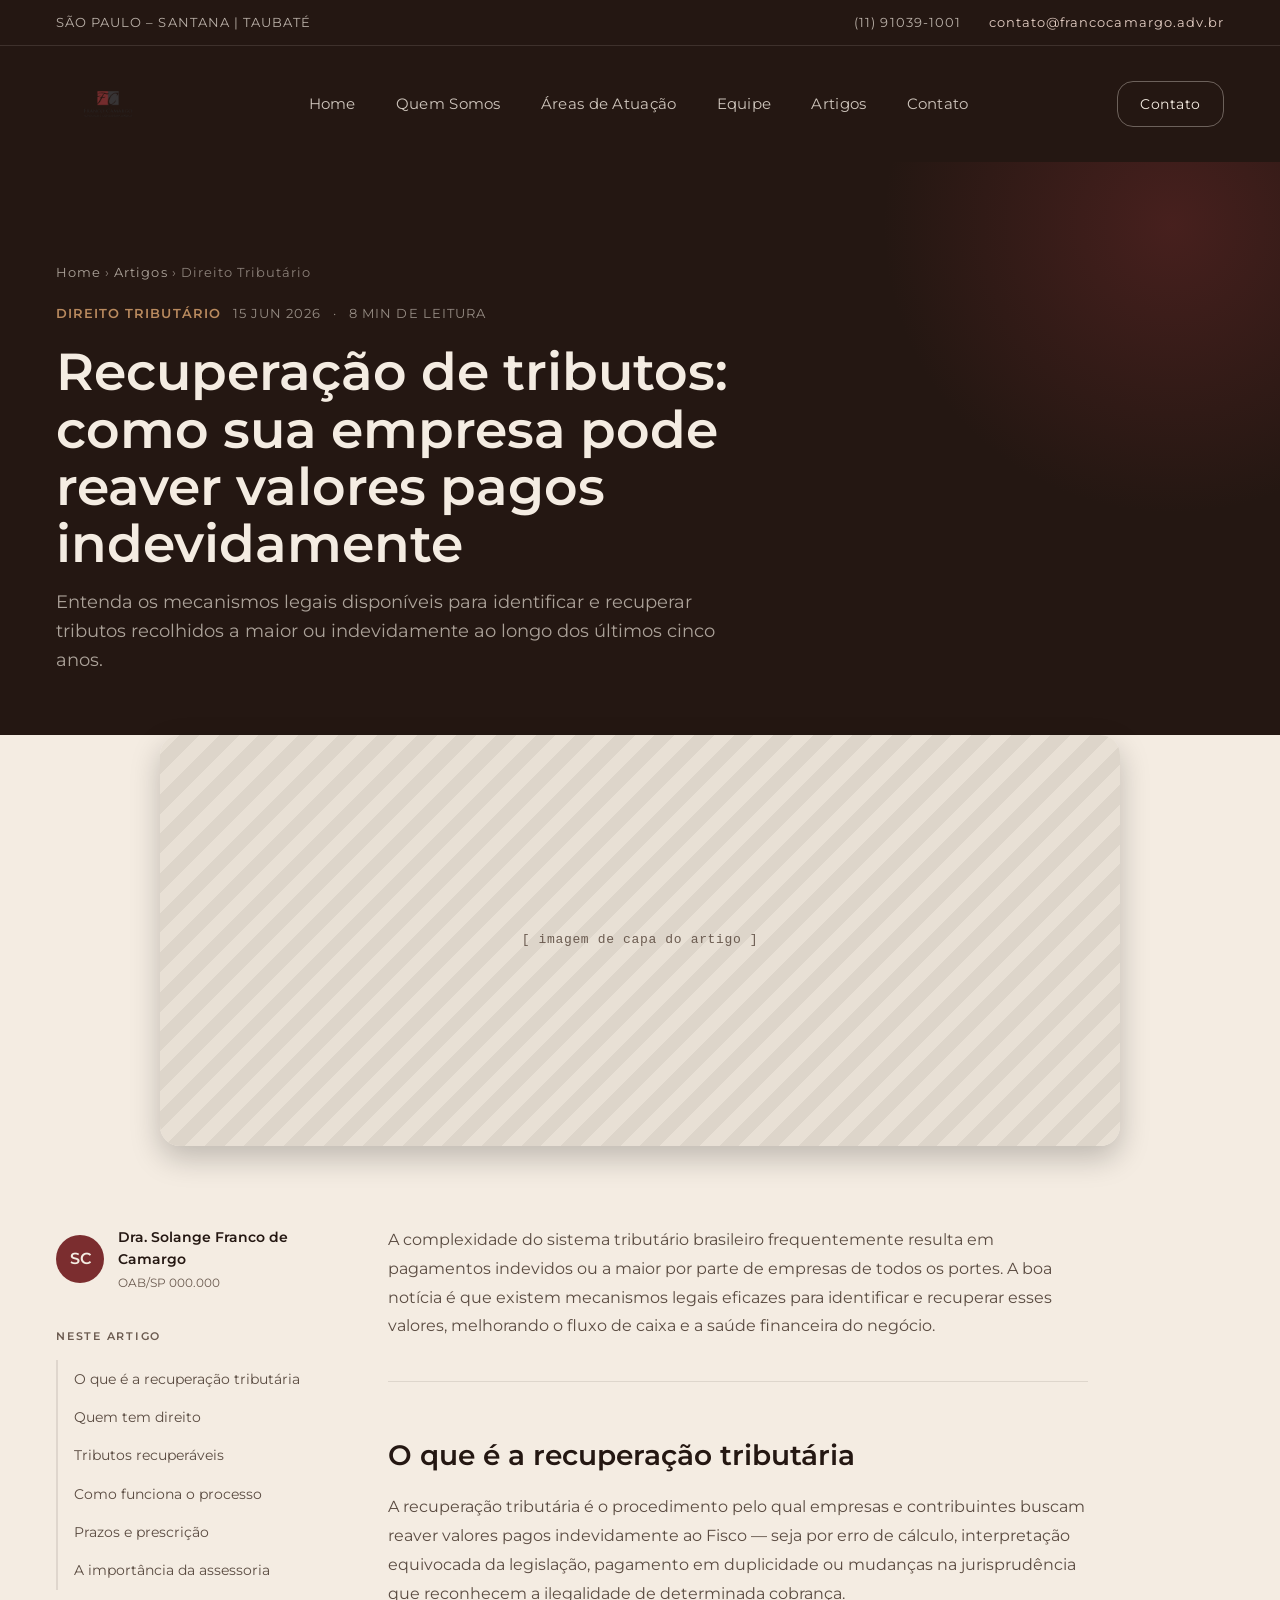
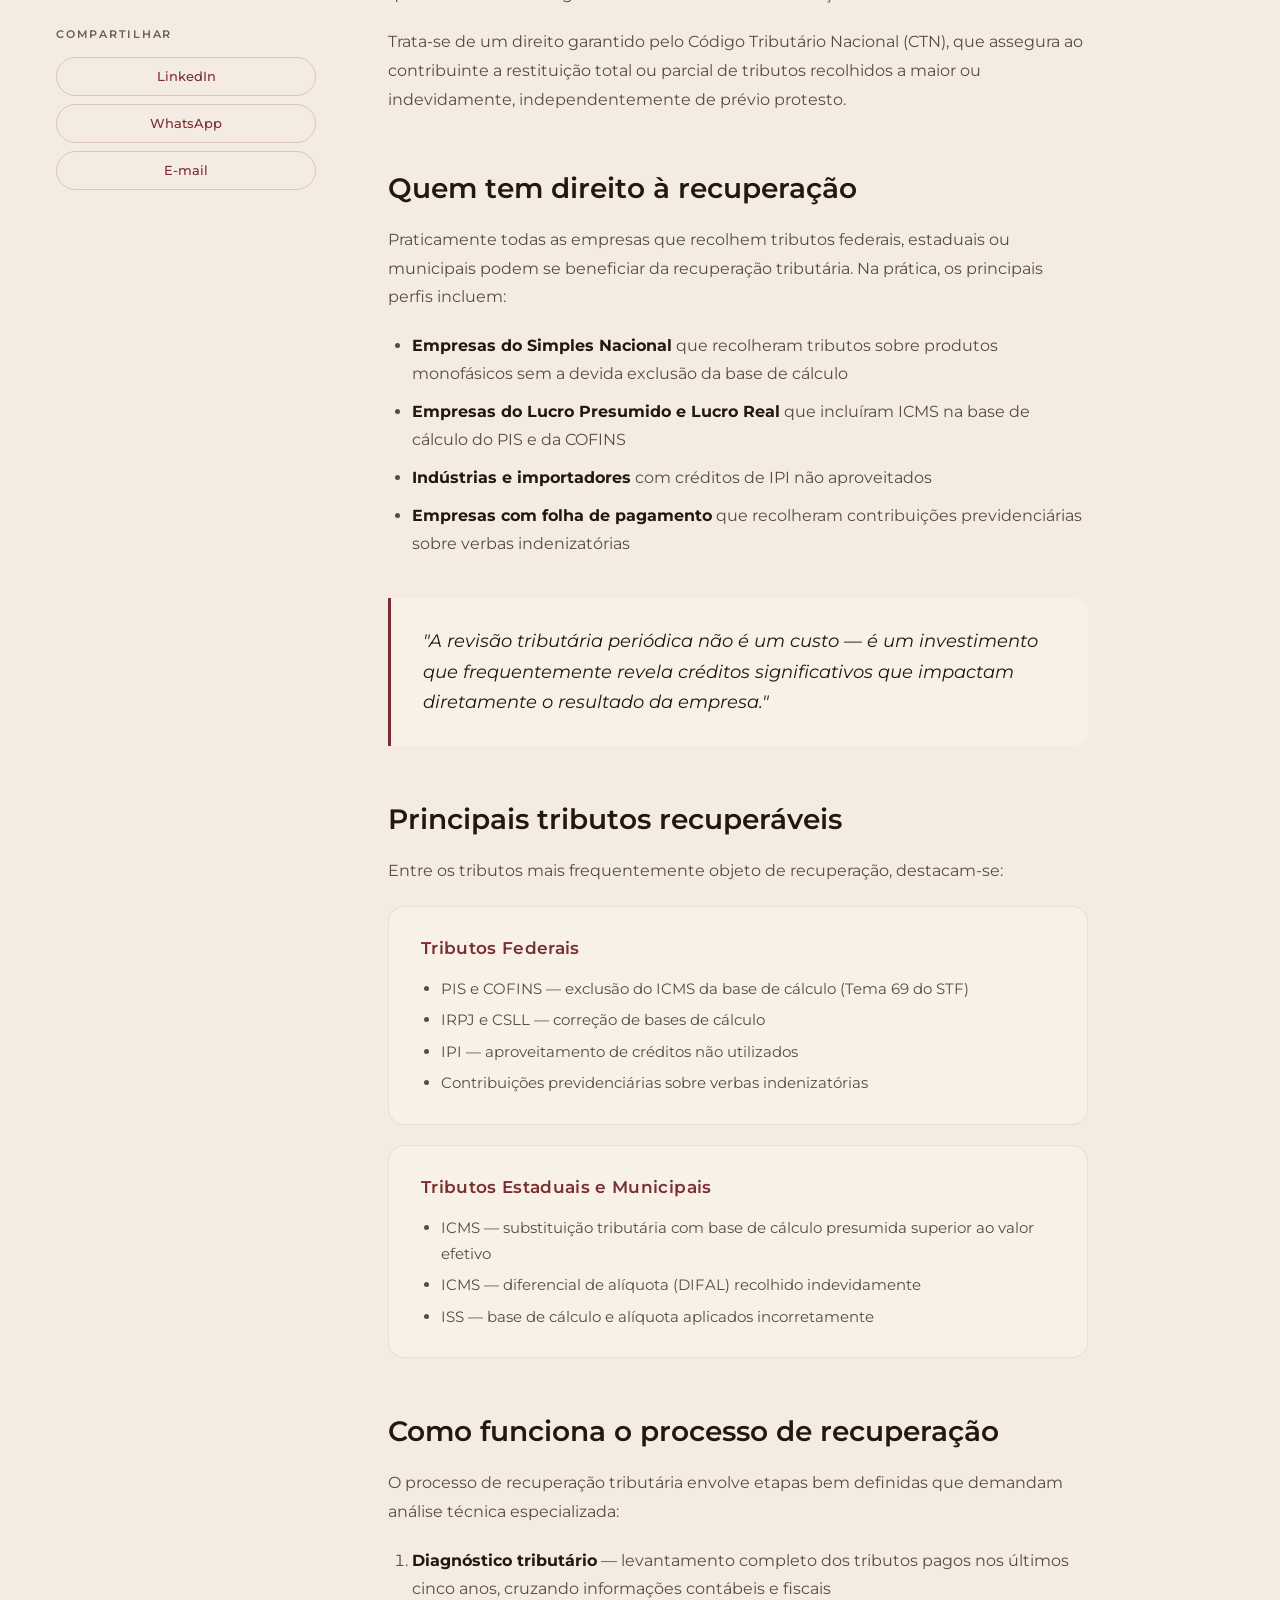
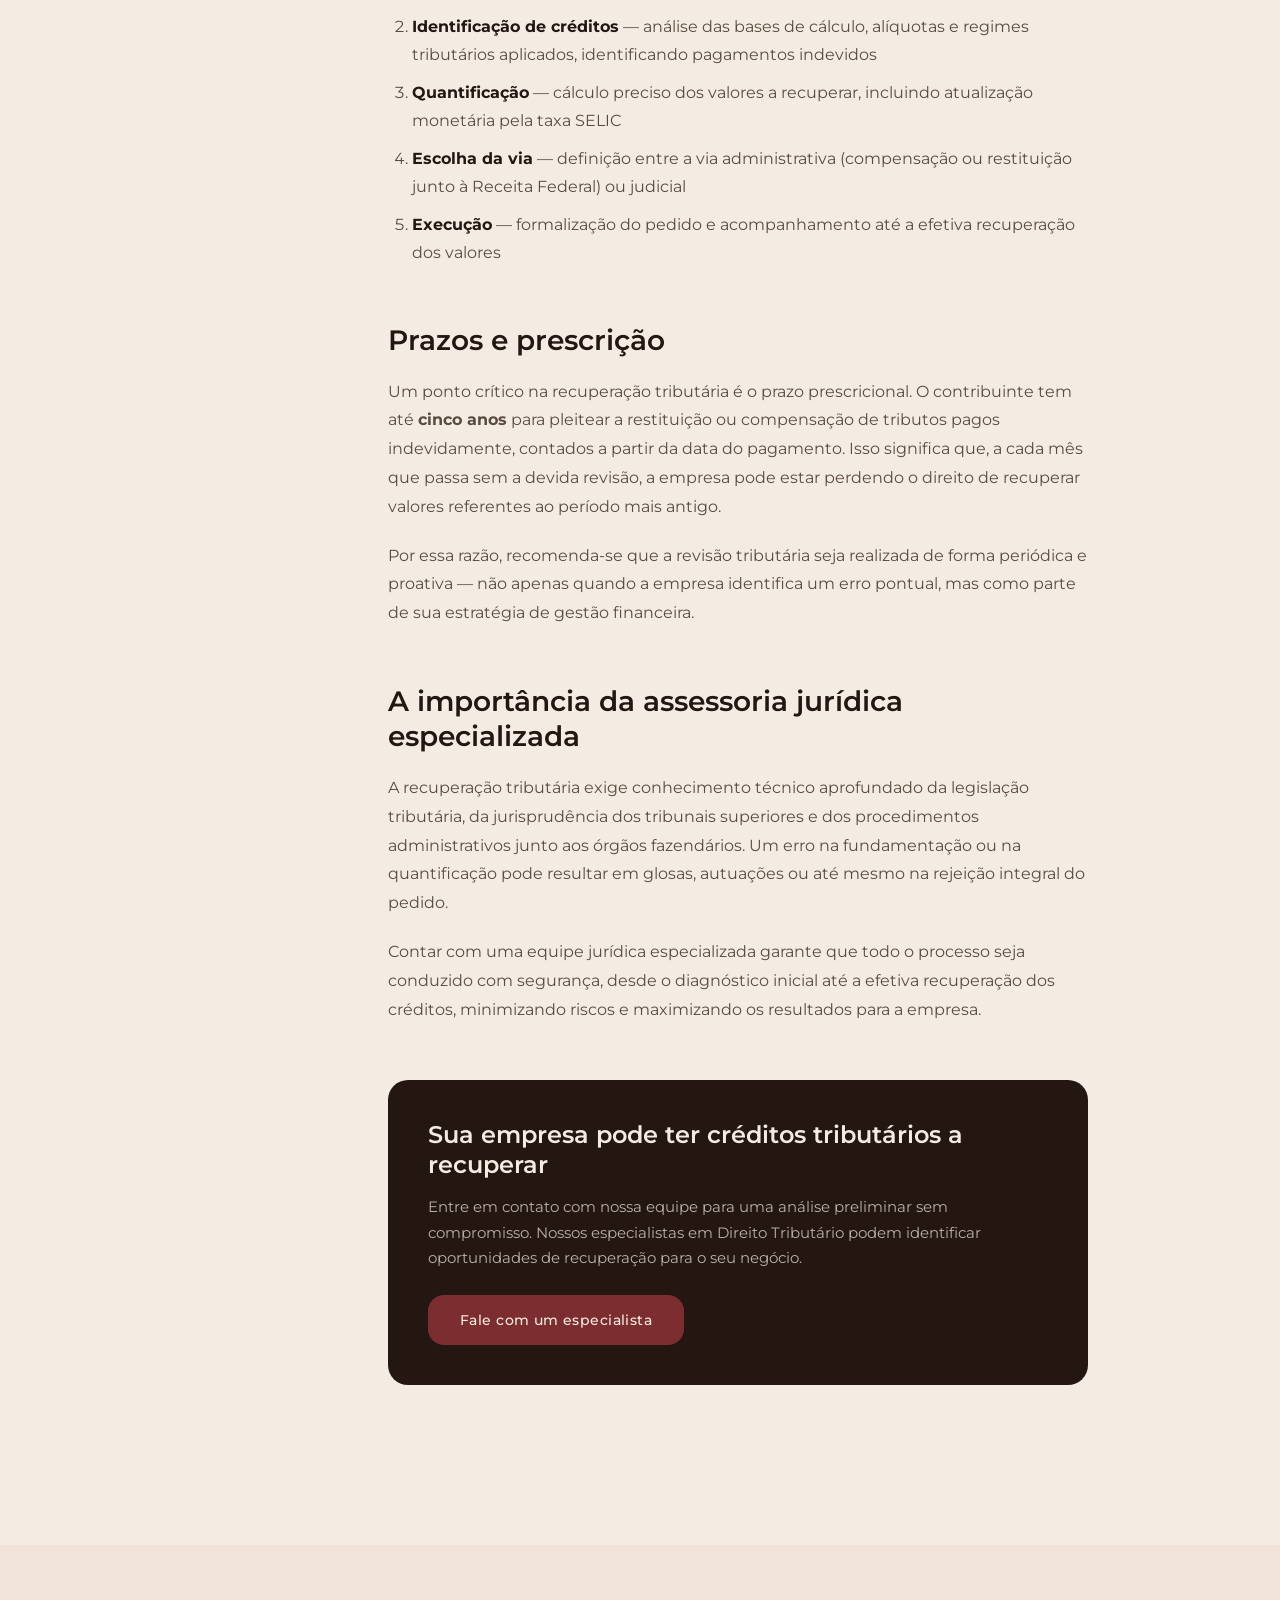
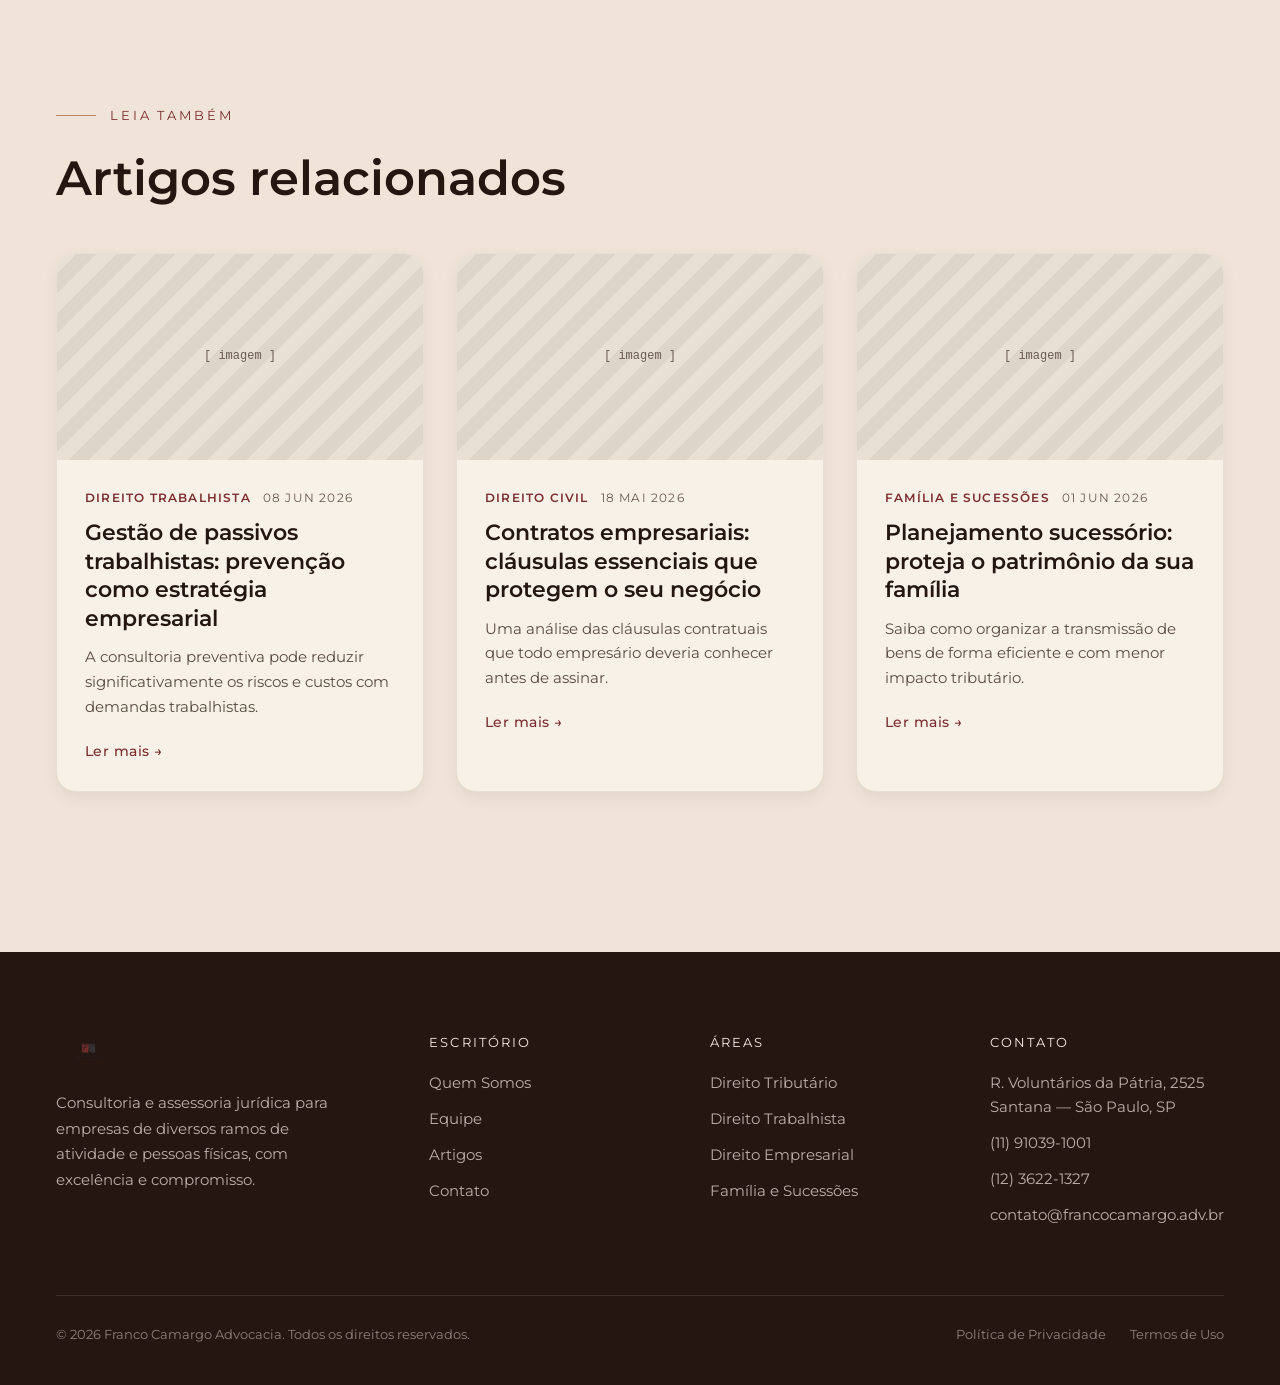
<file: artigo.html>
<!DOCTYPE html>
<html lang="pt-BR">
<head>
  <meta charset="UTF-8">
  <meta name="viewport" content="width=device-width, initial-scale=1.0">
  <title>Recuperação de tributos: como sua empresa pode reaver valores pagos indevidamente — Franco Camargo Advocacia</title>
  <link rel="stylesheet" href="styles.css">
</head>
<body>

  <!-- ═══════════ TOP BAR ═══════════ -->
  <div class="top-bar">
    <span style="text-transform:uppercase;">São Paulo – Santana | Taubaté</span>
    <div class="top-bar-right">
      <span>(11) 91039-1001</span>
      <a href="mailto:contato@francocamargo.adv.br" style="color:#E5CFC5;">contato@francocamargo.adv.br</a>
    </div>
  </div>

  <!-- ═══════════ HEADER ═══════════ -->
  <header class="header">
    <a href="index.html" class="header-logo">
      <img src="docs/logos/Logo_curvas.png" alt="Franco Camargo Advocacia">
    </a>
    <button class="mobile-menu-toggle" onclick="this.classList.toggle('active'); this.nextElementSibling.classList.toggle('open');" aria-label="Menu">
      <span></span><span></span><span></span>
    </button>
    <nav class="header-nav">
      <a href="index.html">Home</a>
      <a href="quem-somos.html">Quem Somos</a>
      <a href="areas-de-atuacao.html">Áreas de Atuação</a>
      <a href="equipe.html">Equipe</a>
      <a href="artigos.html">Artigos</a>
      <a href="contato.html">Contato</a>
    </nav>
    <a href="contato.html" class="header-cta">Contato</a>
  </header>

  <!-- ═══════════ ARTICLE HERO ═══════════ -->
  <section class="page-hero article-hero">
    <div class="page-hero-glow"></div>
    <div class="container">
      <div class="breadcrumb">
        <a href="index.html">Home</a> › <a href="artigos.html">Artigos</a> › Direito Tributário
      </div>
      <div class="article-hero-meta">
        <span class="tag">Direito Tributário</span>
        <span>15 Jun 2026</span>
        <span>·</span>
        <span>8 min de leitura</span>
      </div>
      <h1>Recuperação de tributos: como sua empresa pode reaver valores pagos indevidamente</h1>
      <p class="page-subtitle">Entenda os mecanismos legais disponíveis para identificar e recuperar tributos recolhidos a maior ou indevidamente ao longo dos últimos cinco anos.</p>
    </div>
  </section>

  <!-- ═══════════ ARTICLE COVER IMAGE ═══════════ -->
  <section class="article-cover">
    <div class="container">
      <div class="article-cover-img">
        <span>[ imagem de capa do artigo ]</span>
      </div>
    </div>
  </section>

  <!-- ═══════════ ARTICLE BODY ═══════════ -->
  <section class="content-section article-content-section">
    <div class="container">
      <div class="article-layout">

        <!-- Sidebar -->
        <aside class="article-sidebar">
          <div class="article-author">
            <div class="article-author-avatar">SC</div>
            <div>
              <div class="article-author-name">Dra. Solange Franco de Camargo</div>
              <div class="article-author-role">OAB/SP 000.000</div>
            </div>
          </div>
          <div class="article-toc">
            <div class="article-toc-title">Neste artigo</div>
            <a href="#o-que-e" class="article-toc-link">O que é a recuperação tributária</a>
            <a href="#quem-tem-direito" class="article-toc-link">Quem tem direito</a>
            <a href="#tributos-recuperaveis" class="article-toc-link">Tributos recuperáveis</a>
            <a href="#como-funciona" class="article-toc-link">Como funciona o processo</a>
            <a href="#prazo" class="article-toc-link">Prazos e prescrição</a>
            <a href="#importancia" class="article-toc-link">A importância da assessoria</a>
          </div>
          <div class="article-share">
            <div class="article-toc-title">Compartilhar</div>
            <div class="article-share-links">
              <a href="#" class="article-share-btn">LinkedIn</a>
              <a href="#" class="article-share-btn">WhatsApp</a>
              <a href="#" class="article-share-btn">E-mail</a>
            </div>
          </div>
        </aside>

        <!-- Content -->
        <article class="article-body">
          <p class="article-lead">A complexidade do sistema tributário brasileiro frequentemente resulta em pagamentos indevidos ou a maior por parte de empresas de todos os portes. A boa notícia é que existem mecanismos legais eficazes para identificar e recuperar esses valores, melhorando o fluxo de caixa e a saúde financeira do negócio.</p>

          <h2 id="o-que-e">O que é a recuperação tributária</h2>
          <p>A recuperação tributária é o procedimento pelo qual empresas e contribuintes buscam reaver valores pagos indevidamente ao Fisco — seja por erro de cálculo, interpretação equivocada da legislação, pagamento em duplicidade ou mudanças na jurisprudência que reconhecem a ilegalidade de determinada cobrança.</p>
          <p>Trata-se de um direito garantido pelo Código Tributário Nacional (CTN), que assegura ao contribuinte a restituição total ou parcial de tributos recolhidos a maior ou indevidamente, independentemente de prévio protesto.</p>

          <h2 id="quem-tem-direito">Quem tem direito à recuperação</h2>
          <p>Praticamente todas as empresas que recolhem tributos federais, estaduais ou municipais podem se beneficiar da recuperação tributária. Na prática, os principais perfis incluem:</p>
          <ul>
            <li><strong>Empresas do Simples Nacional</strong> que recolheram tributos sobre produtos monofásicos sem a devida exclusão da base de cálculo</li>
            <li><strong>Empresas do Lucro Presumido e Lucro Real</strong> que incluíram ICMS na base de cálculo do PIS e da COFINS</li>
            <li><strong>Indústrias e importadores</strong> com créditos de IPI não aproveitados</li>
            <li><strong>Empresas com folha de pagamento</strong> que recolheram contribuições previdenciárias sobre verbas indenizatórias</li>
          </ul>

          <blockquote>
            "A revisão tributária periódica não é um custo — é um investimento que frequentemente revela créditos significativos que impactam diretamente o resultado da empresa."
          </blockquote>

          <h2 id="tributos-recuperaveis">Principais tributos recuperáveis</h2>
          <p>Entre os tributos mais frequentemente objeto de recuperação, destacam-se:</p>

          <div class="article-highlight-box">
            <h3>Tributos Federais</h3>
            <ul>
              <li>PIS e COFINS — exclusão do ICMS da base de cálculo (Tema 69 do STF)</li>
              <li>IRPJ e CSLL — correção de bases de cálculo</li>
              <li>IPI — aproveitamento de créditos não utilizados</li>
              <li>Contribuições previdenciárias sobre verbas indenizatórias</li>
            </ul>
          </div>

          <div class="article-highlight-box">
            <h3>Tributos Estaduais e Municipais</h3>
            <ul>
              <li>ICMS — substituição tributária com base de cálculo presumida superior ao valor efetivo</li>
              <li>ICMS — diferencial de alíquota (DIFAL) recolhido indevidamente</li>
              <li>ISS — base de cálculo e alíquota aplicados incorretamente</li>
            </ul>
          </div>

          <h2 id="como-funciona">Como funciona o processo de recuperação</h2>
          <p>O processo de recuperação tributária envolve etapas bem definidas que demandam análise técnica especializada:</p>
          <ol>
            <li><strong>Diagnóstico tributário</strong> — levantamento completo dos tributos pagos nos últimos cinco anos, cruzando informações contábeis e fiscais</li>
            <li><strong>Identificação de créditos</strong> — análise das bases de cálculo, alíquotas e regimes tributários aplicados, identificando pagamentos indevidos</li>
            <li><strong>Quantificação</strong> — cálculo preciso dos valores a recuperar, incluindo atualização monetária pela taxa SELIC</li>
            <li><strong>Escolha da via</strong> — definição entre a via administrativa (compensação ou restituição junto à Receita Federal) ou judicial</li>
            <li><strong>Execução</strong> — formalização do pedido e acompanhamento até a efetiva recuperação dos valores</li>
          </ol>

          <h2 id="prazo">Prazos e prescrição</h2>
          <p>Um ponto crítico na recuperação tributária é o prazo prescricional. O contribuinte tem até <strong>cinco anos</strong> para pleitear a restituição ou compensação de tributos pagos indevidamente, contados a partir da data do pagamento. Isso significa que, a cada mês que passa sem a devida revisão, a empresa pode estar perdendo o direito de recuperar valores referentes ao período mais antigo.</p>
          <p>Por essa razão, recomenda-se que a revisão tributária seja realizada de forma periódica e proativa — não apenas quando a empresa identifica um erro pontual, mas como parte de sua estratégia de gestão financeira.</p>

          <h2 id="importancia">A importância da assessoria jurídica especializada</h2>
          <p>A recuperação tributária exige conhecimento técnico aprofundado da legislação tributária, da jurisprudência dos tribunais superiores e dos procedimentos administrativos junto aos órgãos fazendários. Um erro na fundamentação ou na quantificação pode resultar em glosas, autuações ou até mesmo na rejeição integral do pedido.</p>
          <p>Contar com uma equipe jurídica especializada garante que todo o processo seja conduzido com segurança, desde o diagnóstico inicial até a efetiva recuperação dos créditos, minimizando riscos e maximizando os resultados para a empresa.</p>

          <div class="article-cta-box">
            <h3>Sua empresa pode ter créditos tributários a recuperar</h3>
            <p>Entre em contato com nossa equipe para uma análise preliminar sem compromisso. Nossos especialistas em Direito Tributário podem identificar oportunidades de recuperação para o seu negócio.</p>
            <a href="contato.html" class="cta-button">Fale com um especialista</a>
          </div>
        </article>

      </div>
    </div>
  </section>

  <!-- ═══════════ RELATED ARTICLES ═══════════ -->
  <section class="content-section content-section--alt">
    <div class="container">
      <div class="section-label">Leia também</div>
      <h2 class="section-heading">Artigos relacionados</h2>
      <div class="articles-grid articles-grid--related">

        <article class="article-card">
          <div class="article-card-img"><span>[ imagem ]</span></div>
          <div class="article-card-body">
            <div class="article-card-meta">
              <span class="tag">Direito Trabalhista</span>
              <span>08 Jun 2026</span>
            </div>
            <h3>Gestão de passivos trabalhistas: prevenção como estratégia empresarial</h3>
            <p>A consultoria preventiva pode reduzir significativamente os riscos e custos com demandas trabalhistas.</p>
            <a href="#" class="article-card-link">Ler mais →</a>
          </div>
        </article>

        <article class="article-card">
          <div class="article-card-img"><span>[ imagem ]</span></div>
          <div class="article-card-body">
            <div class="article-card-meta">
              <span class="tag">Direito Civil</span>
              <span>18 Mai 2026</span>
            </div>
            <h3>Contratos empresariais: cláusulas essenciais que protegem o seu negócio</h3>
            <p>Uma análise das cláusulas contratuais que todo empresário deveria conhecer antes de assinar.</p>
            <a href="#" class="article-card-link">Ler mais →</a>
          </div>
        </article>

        <article class="article-card">
          <div class="article-card-img"><span>[ imagem ]</span></div>
          <div class="article-card-body">
            <div class="article-card-meta">
              <span class="tag">Família e Sucessões</span>
              <span>01 Jun 2026</span>
            </div>
            <h3>Planejamento sucessório: proteja o patrimônio da sua família</h3>
            <p>Saiba como organizar a transmissão de bens de forma eficiente e com menor impacto tributário.</p>
            <a href="#" class="article-card-link">Ler mais →</a>
          </div>
        </article>

      </div>
    </div>
  </section>

  <!-- ═══════════ FOOTER ═══════════ -->
  <footer class="footer">
    <div class="footer-grid container">
      <div class="footer-brand">
        <img src="docs/logos/Logo_curvas.png" alt="Franco Camargo Advocacia">
        <p>Consultoria e assessoria jurídica para empresas de diversos ramos de atividade e pessoas físicas, com excelência e compromisso.</p>
      </div>
      <div class="footer-col">
        <div class="footer-col-title">Escritório</div>
        <a href="quem-somos.html">Quem Somos</a>
        <a href="equipe.html">Equipe</a>
        <a href="artigos.html">Artigos</a>
        <a href="contato.html">Contato</a>
      </div>
      <div class="footer-col">
        <div class="footer-col-title">Áreas</div>
        <a href="areas-de-atuacao.html">Direito Tributário</a>
        <a href="areas-de-atuacao.html">Direito Trabalhista</a>
        <a href="areas-de-atuacao.html">Direito Empresarial</a>
        <a href="areas-de-atuacao.html">Família e Sucessões</a>
      </div>
      <div class="footer-col">
        <div class="footer-col-title">Contato</div>
        <span>R. Voluntários da Pátria, 2525<br>Santana — São Paulo, SP</span>
        <span>(11) 91039-1001</span>
        <span>(12) 3622-1327</span>
        <span>contato@francocamargo.adv.br</span>
      </div>
    </div>
    <div class="footer-bottom container">
      <span>&copy; 2026 Franco Camargo Advocacia. Todos os direitos reservados.</span>
      <div class="footer-bottom-links">
        <a href="#">Política de Privacidade</a>
        <a href="#">Termos de Uso</a>
      </div>
    </div>
  </footer>

</body>
</html>
</file>
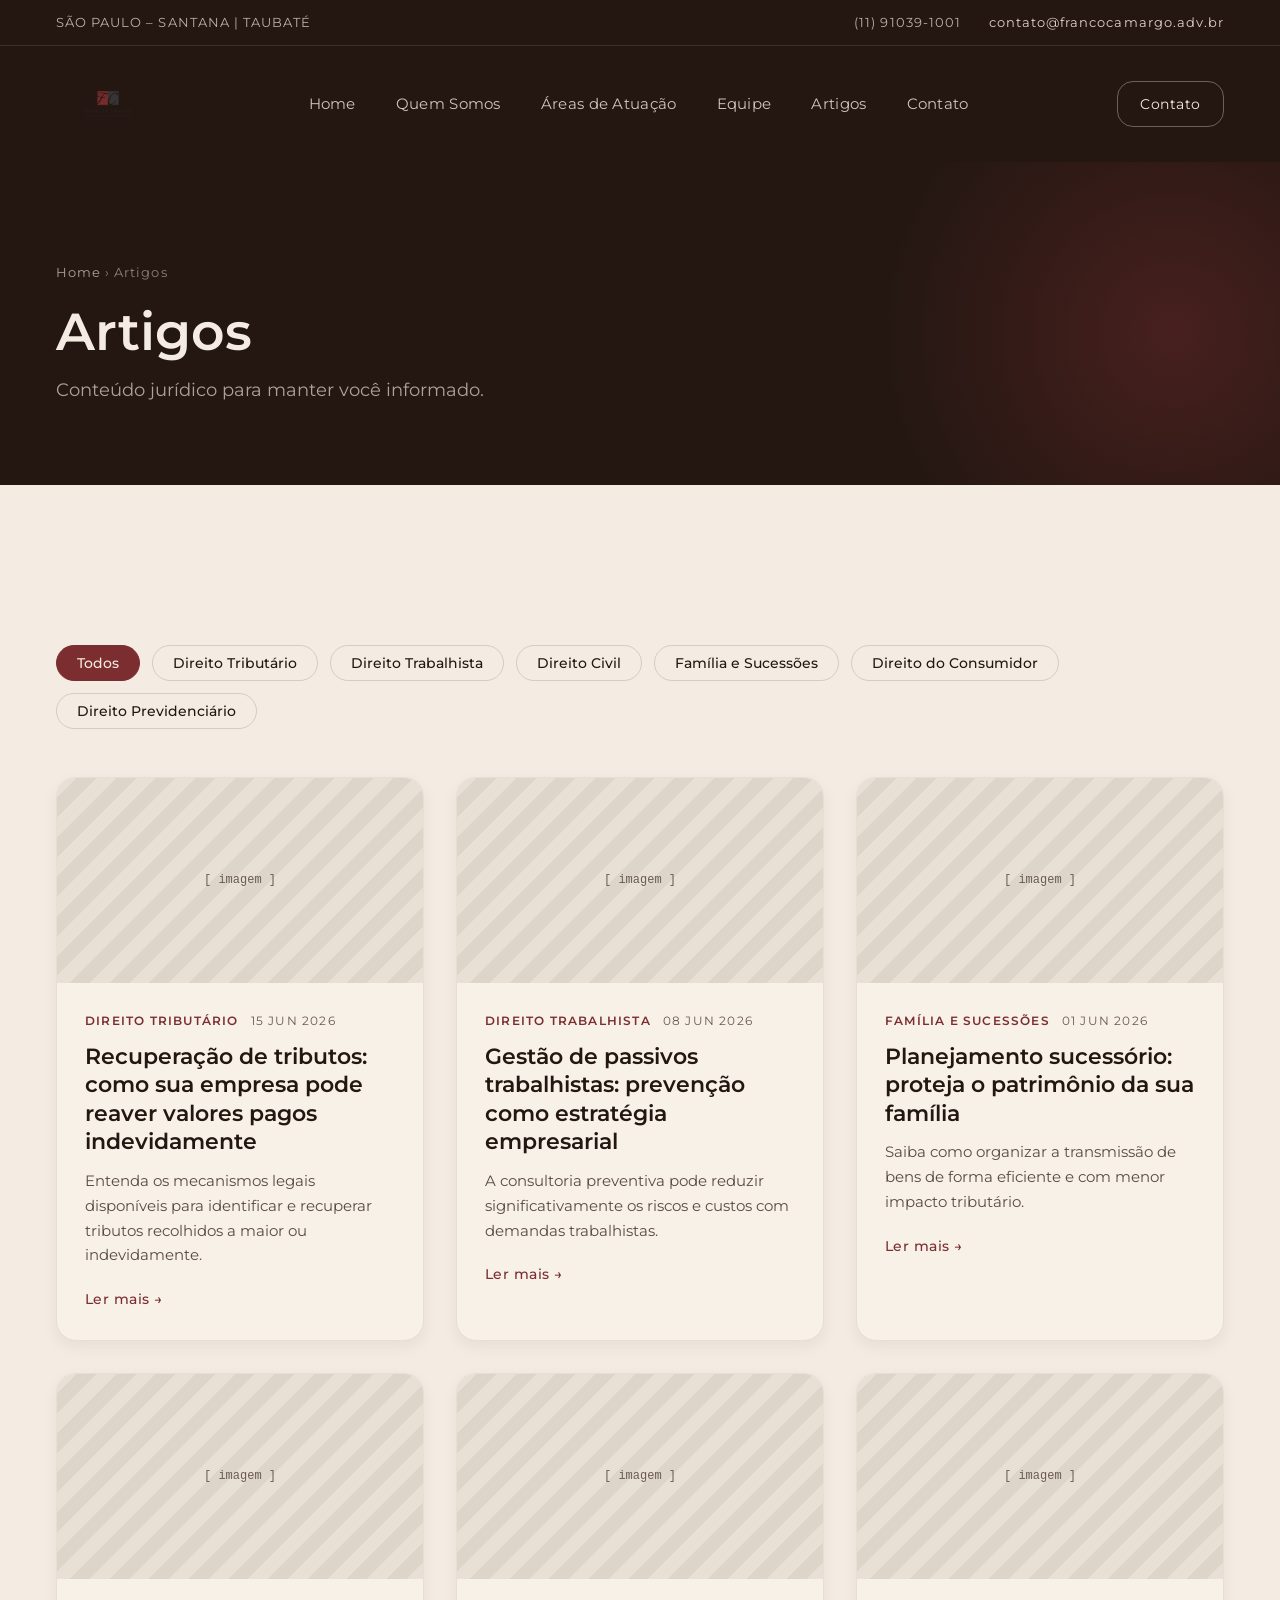
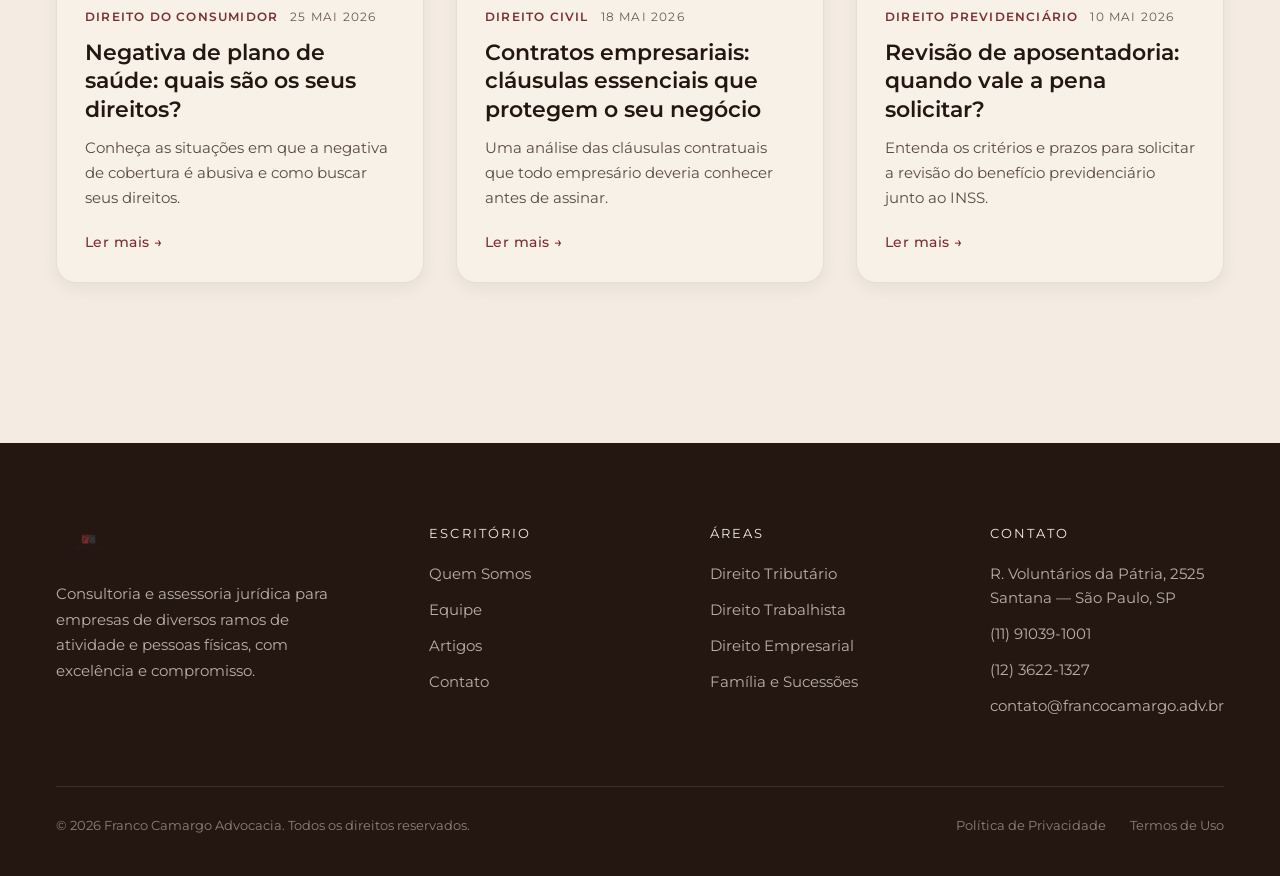
<file: artigos.html>
<!DOCTYPE html>
<html lang="pt-BR">
<head>
  <meta charset="UTF-8">
  <meta name="viewport" content="width=device-width, initial-scale=1.0">
  <title>Artigos — Franco Camargo Advocacia</title>
  <link rel="stylesheet" href="styles.css">
</head>
<body>

  <!-- ═══════════ TOP BAR ═══════════ -->
  <div class="top-bar">
    <span style="text-transform:uppercase;">São Paulo – Santana | Taubaté</span>
    <div class="top-bar-right">
      <span>(11) 91039-1001</span>
      <a href="mailto:contato@francocamargo.adv.br" style="color:#E5CFC5;">contato@francocamargo.adv.br</a>
    </div>
  </div>

  <!-- ═══════════ HEADER ═══════════ -->
  <header class="header">
    <a href="index.html" class="header-logo">
      <img src="docs/logos/Logo_curvas.png" alt="Franco Camargo Advocacia">
    </a>
    <button class="mobile-menu-toggle" onclick="this.classList.toggle('active'); this.nextElementSibling.classList.toggle('open');" aria-label="Menu">
      <span></span><span></span><span></span>
    </button>
    <nav class="header-nav">
      <a href="index.html">Home</a>
      <a href="quem-somos.html">Quem Somos</a>
      <a href="areas-de-atuacao.html">Áreas de Atuação</a>
      <a href="equipe.html">Equipe</a>
      <a href="artigos.html">Artigos</a>
      <a href="contato.html">Contato</a>
    </nav>
    <a href="contato.html" class="header-cta">Contato</a>
  </header>

  <!-- ═══════════ PAGE HERO ═══════════ -->
  <section class="page-hero">
    <div class="page-hero-glow"></div>
    <div class="container">
      <div class="breadcrumb">
        <a href="index.html">Home</a> › Artigos
      </div>
      <h1>Artigos</h1>
      <p class="page-subtitle">Conteúdo jurídico para manter você informado.</p>
    </div>
  </section>

  <!-- ═══════════ ARTICLES LISTING ═══════════ -->
  <section class="content-section">
    <div class="container">

      <!-- Filters -->
      <div class="articles-filters">
        <button class="filter-btn active">Todos</button>
        <button class="filter-btn">Direito Tributário</button>
        <button class="filter-btn">Direito Trabalhista</button>
        <button class="filter-btn">Direito Civil</button>
        <button class="filter-btn">Família e Sucessões</button>
        <button class="filter-btn">Direito do Consumidor</button>
        <button class="filter-btn">Direito Previdenciário</button>
      </div>

      <!-- Articles Grid -->
      <div class="articles-grid">

        <article class="article-card">
          <div class="article-card-img"><span>[ imagem ]</span></div>
          <div class="article-card-body">
            <div class="article-card-meta">
              <span class="tag">Direito Tributário</span>
              <span>15 Jun 2026</span>
            </div>
            <h3>Recuperação de tributos: como sua empresa pode reaver valores pagos indevidamente</h3>
            <p>Entenda os mecanismos legais disponíveis para identificar e recuperar tributos recolhidos a maior ou indevidamente.</p>
            <a href="artigo.html" class="article-card-link">Ler mais →</a>
          </div>
        </article>

        <article class="article-card">
          <div class="article-card-img"><span>[ imagem ]</span></div>
          <div class="article-card-body">
            <div class="article-card-meta">
              <span class="tag">Direito Trabalhista</span>
              <span>08 Jun 2026</span>
            </div>
            <h3>Gestão de passivos trabalhistas: prevenção como estratégia empresarial</h3>
            <p>A consultoria preventiva pode reduzir significativamente os riscos e custos com demandas trabalhistas.</p>
            <a href="#" class="article-card-link">Ler mais →</a>
          </div>
        </article>

        <article class="article-card">
          <div class="article-card-img"><span>[ imagem ]</span></div>
          <div class="article-card-body">
            <div class="article-card-meta">
              <span class="tag">Família e Sucessões</span>
              <span>01 Jun 2026</span>
            </div>
            <h3>Planejamento sucessório: proteja o patrimônio da sua família</h3>
            <p>Saiba como organizar a transmissão de bens de forma eficiente e com menor impacto tributário.</p>
            <a href="#" class="article-card-link">Ler mais →</a>
          </div>
        </article>

        <article class="article-card">
          <div class="article-card-img"><span>[ imagem ]</span></div>
          <div class="article-card-body">
            <div class="article-card-meta">
              <span class="tag">Direito do Consumidor</span>
              <span>25 Mai 2026</span>
            </div>
            <h3>Negativa de plano de saúde: quais são os seus direitos?</h3>
            <p>Conheça as situações em que a negativa de cobertura é abusiva e como buscar seus direitos.</p>
            <a href="#" class="article-card-link">Ler mais →</a>
          </div>
        </article>

        <article class="article-card">
          <div class="article-card-img"><span>[ imagem ]</span></div>
          <div class="article-card-body">
            <div class="article-card-meta">
              <span class="tag">Direito Civil</span>
              <span>18 Mai 2026</span>
            </div>
            <h3>Contratos empresariais: cláusulas essenciais que protegem o seu negócio</h3>
            <p>Uma análise das cláusulas contratuais que todo empresário deveria conhecer antes de assinar.</p>
            <a href="#" class="article-card-link">Ler mais →</a>
          </div>
        </article>

        <article class="article-card">
          <div class="article-card-img"><span>[ imagem ]</span></div>
          <div class="article-card-body">
            <div class="article-card-meta">
              <span class="tag">Direito Previdenciário</span>
              <span>10 Mai 2026</span>
            </div>
            <h3>Revisão de aposentadoria: quando vale a pena solicitar?</h3>
            <p>Entenda os critérios e prazos para solicitar a revisão do benefício previdenciário junto ao INSS.</p>
            <a href="#" class="article-card-link">Ler mais →</a>
          </div>
        </article>

      </div>
    </div>
  </section>

  <!-- ═══════════ FOOTER ═══════════ -->
  <footer class="footer">
    <div class="footer-grid container">
      <div class="footer-brand">
        <img src="docs/logos/Logo_curvas.png" alt="Franco Camargo Advocacia">
        <p>Consultoria e assessoria jurídica para empresas de diversos ramos de atividade e pessoas físicas, com excelência e compromisso.</p>
      </div>
      <div class="footer-col">
        <div class="footer-col-title">Escritório</div>
        <a href="quem-somos.html">Quem Somos</a>
        <a href="equipe.html">Equipe</a>
        <a href="artigos.html">Artigos</a>
        <a href="contato.html">Contato</a>
      </div>
      <div class="footer-col">
        <div class="footer-col-title">Áreas</div>
        <a href="areas-de-atuacao.html">Direito Tributário</a>
        <a href="areas-de-atuacao.html">Direito Trabalhista</a>
        <a href="areas-de-atuacao.html">Direito Empresarial</a>
        <a href="areas-de-atuacao.html">Família e Sucessões</a>
      </div>
      <div class="footer-col">
        <div class="footer-col-title">Contato</div>
        <span>R. Voluntários da Pátria, 2525<br>Santana — São Paulo, SP</span>
        <span>(11) 91039-1001</span>
        <span>(12) 3622-1327</span>
        <span>contato@francocamargo.adv.br</span>
      </div>
    </div>
    <div class="footer-bottom container">
      <span>&copy; 2026 Franco Camargo Advocacia. Todos os direitos reservados.</span>
      <div class="footer-bottom-links">
        <a href="#">Política de Privacidade</a>
        <a href="#">Termos de Uso</a>
      </div>
    </div>
  </footer>

</body>
</html>
</file>
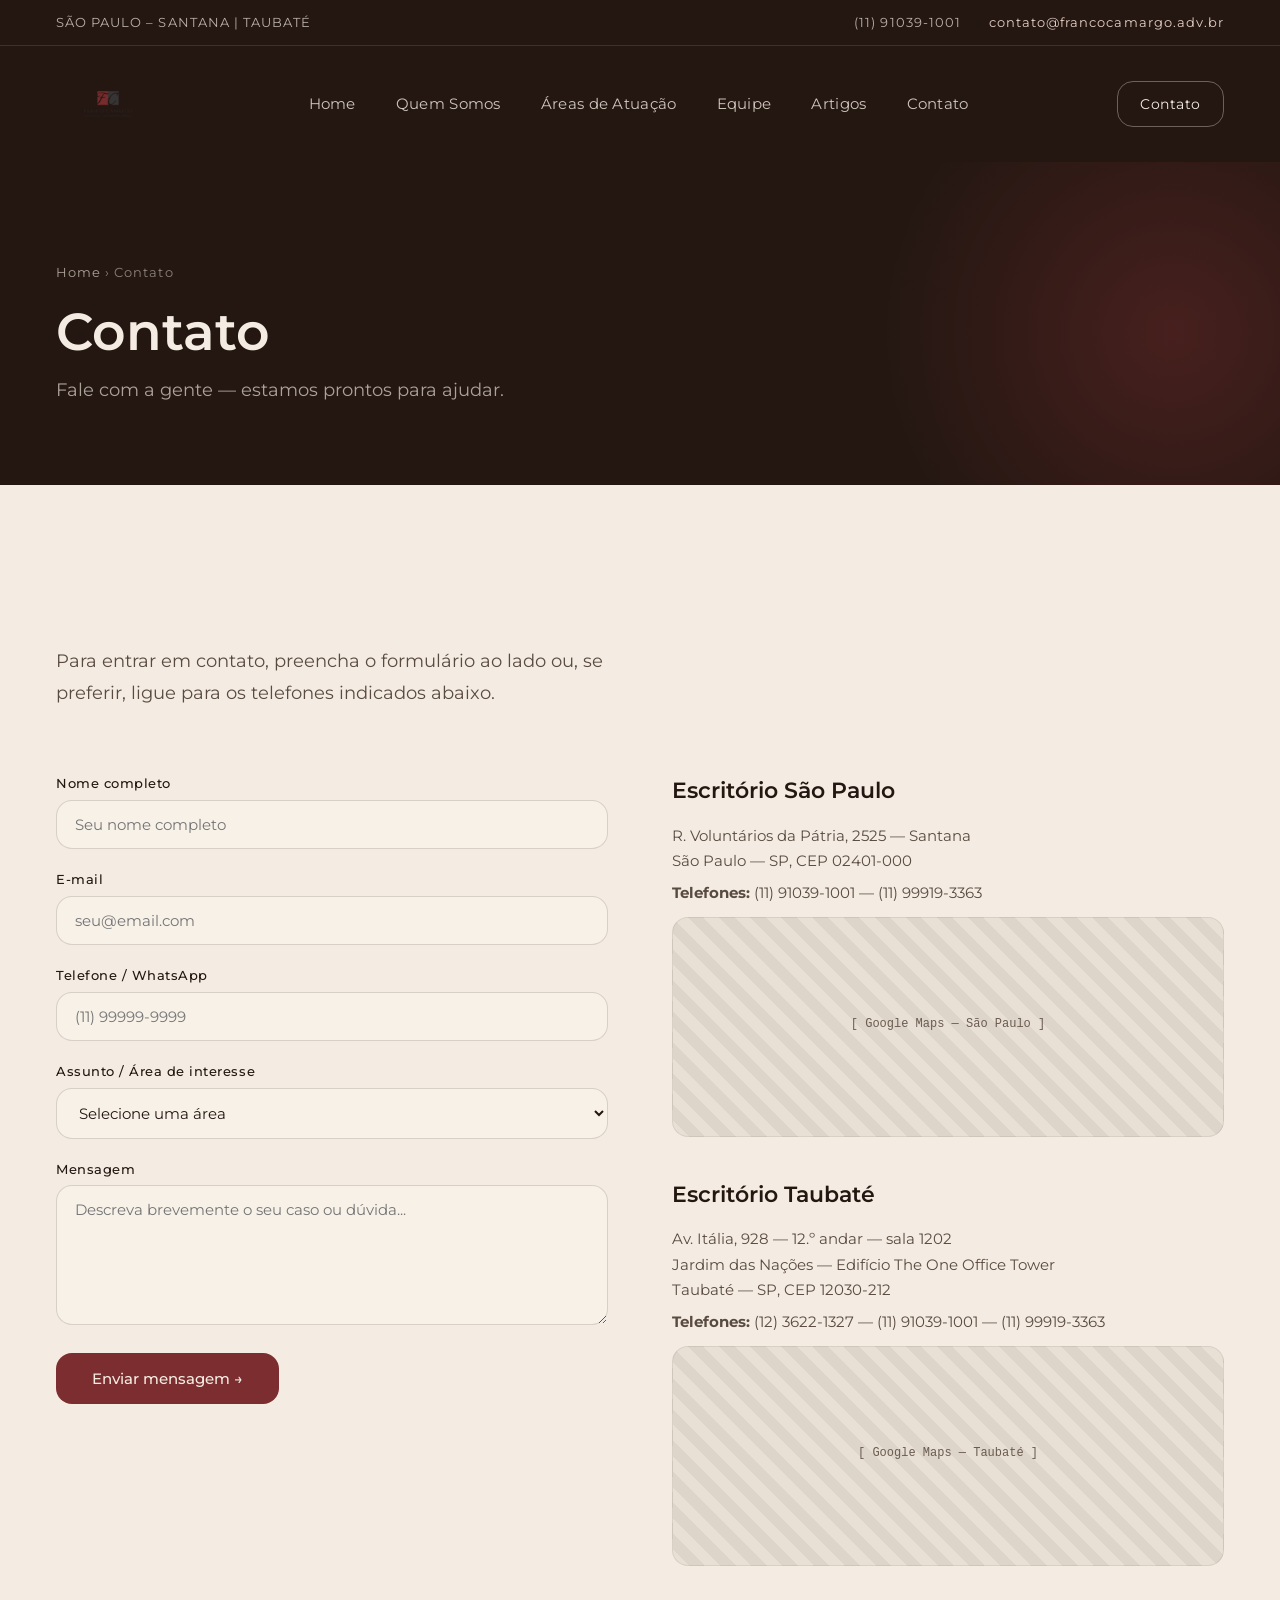
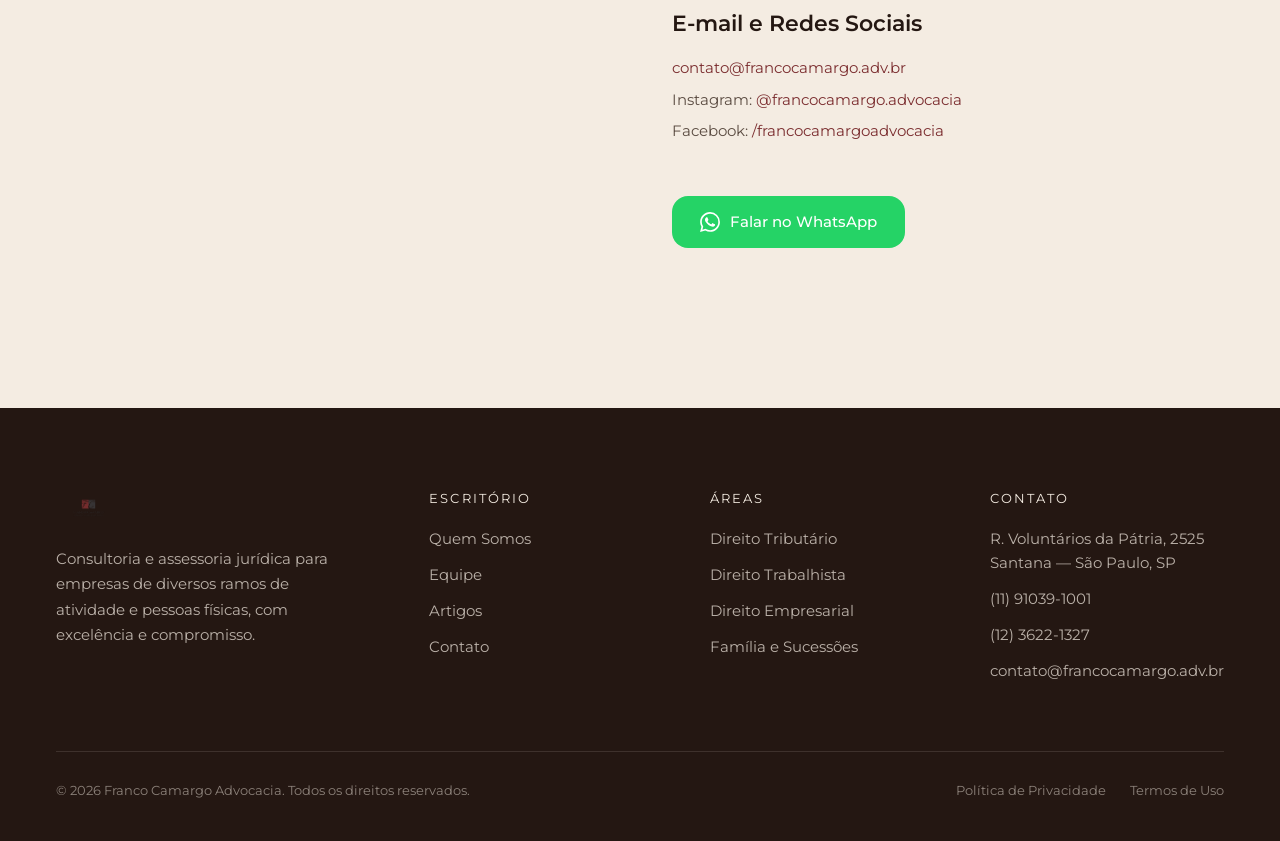
<file: contato.html>
<!DOCTYPE html>
<html lang="pt-BR">
<head>
  <meta charset="UTF-8">
  <meta name="viewport" content="width=device-width, initial-scale=1.0">
  <title>Contato — Franco Camargo Advocacia</title>
  <link rel="stylesheet" href="styles.css">
</head>
<body>

  <!-- ═══════════ TOP BAR ═══════════ -->
  <div class="top-bar">
    <span style="text-transform:uppercase;">São Paulo – Santana | Taubaté</span>
    <div class="top-bar-right">
      <span>(11) 91039-1001</span>
      <a href="mailto:contato@francocamargo.adv.br" style="color:#E5CFC5;">contato@francocamargo.adv.br</a>
    </div>
  </div>

  <!-- ═══════════ HEADER ═══════════ -->
  <header class="header">
    <a href="index.html" class="header-logo">
      <img src="docs/logos/Logo_curvas.png" alt="Franco Camargo Advocacia">
    </a>
    <button class="mobile-menu-toggle" onclick="this.classList.toggle('active'); this.nextElementSibling.classList.toggle('open');" aria-label="Menu">
      <span></span><span></span><span></span>
    </button>
    <nav class="header-nav">
      <a href="index.html">Home</a>
      <a href="quem-somos.html">Quem Somos</a>
      <a href="areas-de-atuacao.html">Áreas de Atuação</a>
      <a href="equipe.html">Equipe</a>
      <a href="artigos.html">Artigos</a>
      <a href="contato.html">Contato</a>
    </nav>
    <a href="contato.html" class="header-cta">Contato</a>
  </header>

  <!-- ═══════════ PAGE HERO ═══════════ -->
  <section class="page-hero">
    <div class="page-hero-glow"></div>
    <div class="container">
      <div class="breadcrumb">
        <a href="index.html">Home</a> › Contato
      </div>
      <h1>Contato</h1>
      <p class="page-subtitle">Fale com a gente — estamos prontos para ajudar.</p>
    </div>
  </section>

  <!-- ═══════════ CONTACT FORM + INFO ═══════════ -->
  <section class="content-section">
    <div class="container">
      <div class="content-text" style="max-width:620px; margin-bottom:64px;">
        <p style="font-size:18px;">Para entrar em contato, preencha o formulário ao lado ou, se preferir, ligue para os telefones indicados abaixo.</p>
      </div>

      <div class="contact-layout">
        <!-- Form -->
        <form class="contact-form" onsubmit="return false;">
          <div>
            <label for="nome">Nome completo</label>
            <input type="text" id="nome" placeholder="Seu nome completo">
          </div>
          <div>
            <label for="email">E-mail</label>
            <input type="email" id="email" placeholder="seu@email.com">
          </div>
          <div>
            <label for="telefone">Telefone / WhatsApp</label>
            <input type="tel" id="telefone" placeholder="(11) 99999-9999">
          </div>
          <div>
            <label for="assunto">Assunto / Área de interesse</label>
            <select id="assunto">
              <option value="">Selecione uma área</option>
              <option>Direito Tributário</option>
              <option>Direito Trabalhista</option>
              <option>Direito Empresarial</option>
              <option>Direito Societário</option>
              <option>Direito Civil</option>
              <option>Direito Administrativo</option>
              <option>Recuperação de Tributos</option>
              <option>Recuperação de Crédito</option>
              <option>Família e Sucessões</option>
              <option>Direito do Consumidor</option>
              <option>Plano de Saúde</option>
              <option>Direito Imobiliário</option>
              <option>Direito Previdenciário</option>
              <option>Projetos Sociais</option>
              <option>Outro</option>
            </select>
          </div>
          <div>
            <label for="mensagem">Mensagem</label>
            <textarea id="mensagem" placeholder="Descreva brevemente o seu caso ou dúvida..."></textarea>
          </div>
          <button type="submit" class="form-submit">Enviar mensagem →</button>
        </form>

        <!-- Info -->
        <div>
          <div class="contact-info-block">
            <h3>Escritório São Paulo</h3>
            <p>R. Voluntários da Pátria, 2525 — Santana<br>São Paulo — SP, CEP 02401-000</p>
            <span><strong>Telefones:</strong> (11) 91039-1001 — (11) 99919-3363</span>
            <div class="contact-map"><span>[ Google Maps — São Paulo ]</span></div>
          </div>

          <div class="contact-info-block">
            <h3>Escritório Taubaté</h3>
            <p>Av. Itália, 928 — 12.º andar — sala 1202<br>Jardim das Nações — Edifício The One Office Tower<br>Taubaté — SP, CEP 12030-212</p>
            <span><strong>Telefones:</strong> (12) 3622-1327 — (11) 91039-1001 — (11) 99919-3363</span>
            <div class="contact-map"><span>[ Google Maps — Taubaté ]</span></div>
          </div>

          <div class="contact-info-block">
            <h3>E-mail e Redes Sociais</h3>
            <p><a href="mailto:contato@francocamargo.adv.br">contato@francocamargo.adv.br</a></p>
            <p>Instagram: <a href="#">@francocamargo.advocacia</a></p>
            <p>Facebook: <a href="#">/francocamargoadvocacia</a></p>
          </div>

          <a href="https://wa.me/5511910391001" class="whatsapp-btn" target="_blank" rel="noopener">
            <svg width="20" height="20" viewBox="0 0 24 24" fill="currentColor"><path d="M17.472 14.382c-.297-.149-1.758-.867-2.03-.967-.273-.099-.471-.148-.67.15-.197.297-.767.966-.94 1.164-.173.199-.347.223-.644.075-.297-.15-1.255-.463-2.39-1.475-.883-.788-1.48-1.761-1.653-2.059-.173-.297-.018-.458.13-.606.134-.133.298-.347.446-.52.149-.174.198-.298.298-.497.099-.198.05-.371-.025-.52-.075-.149-.669-1.612-.916-2.207-.242-.579-.487-.5-.669-.51-.173-.008-.371-.01-.57-.01-.198 0-.52.074-.792.372-.272.297-1.04 1.016-1.04 2.479 0 1.462 1.065 2.875 1.213 3.074.149.198 2.096 3.2 5.077 4.487.709.306 1.262.489 1.694.625.712.227 1.36.195 1.871.118.571-.085 1.758-.719 2.006-1.413.248-.694.248-1.289.173-1.413-.074-.124-.272-.198-.57-.347m-5.421 7.403h-.004a9.87 9.87 0 01-5.031-1.378l-.361-.214-3.741.982.998-3.648-.235-.374a9.86 9.86 0 01-1.51-5.26c.001-5.45 4.436-9.884 9.888-9.884 2.64 0 5.122 1.03 6.988 2.898a9.825 9.825 0 012.893 6.994c-.003 5.45-4.437 9.884-9.885 9.884m8.413-18.297A11.815 11.815 0 0012.05 0C5.495 0 .16 5.335.157 11.892c0 2.096.547 4.142 1.588 5.945L.057 24l6.305-1.654a11.882 11.882 0 005.683 1.448h.005c6.554 0 11.89-5.335 11.893-11.893a11.821 11.821 0 00-3.48-8.413z"/></svg>
            Falar no WhatsApp
          </a>
        </div>
      </div>
    </div>
  </section>

  <!-- ═══════════ FOOTER ═══════════ -->
  <footer class="footer">
    <div class="footer-grid container">
      <div class="footer-brand">
        <img src="docs/logos/Logo_curvas.png" alt="Franco Camargo Advocacia">
        <p>Consultoria e assessoria jurídica para empresas de diversos ramos de atividade e pessoas físicas, com excelência e compromisso.</p>
      </div>
      <div class="footer-col">
        <div class="footer-col-title">Escritório</div>
        <a href="quem-somos.html">Quem Somos</a>
        <a href="equipe.html">Equipe</a>
        <a href="artigos.html">Artigos</a>
        <a href="contato.html">Contato</a>
      </div>
      <div class="footer-col">
        <div class="footer-col-title">Áreas</div>
        <a href="areas-de-atuacao.html">Direito Tributário</a>
        <a href="areas-de-atuacao.html">Direito Trabalhista</a>
        <a href="areas-de-atuacao.html">Direito Empresarial</a>
        <a href="areas-de-atuacao.html">Família e Sucessões</a>
      </div>
      <div class="footer-col">
        <div class="footer-col-title">Contato</div>
        <span>R. Voluntários da Pátria, 2525<br>Santana — São Paulo, SP</span>
        <span>(11) 91039-1001</span>
        <span>(12) 3622-1327</span>
        <span>contato@francocamargo.adv.br</span>
      </div>
    </div>
    <div class="footer-bottom container">
      <span>&copy; 2026 Franco Camargo Advocacia. Todos os direitos reservados.</span>
      <div class="footer-bottom-links">
        <a href="#">Política de Privacidade</a>
        <a href="#">Termos de Uso</a>
      </div>
    </div>
  </footer>

</body>
</html>
</file>
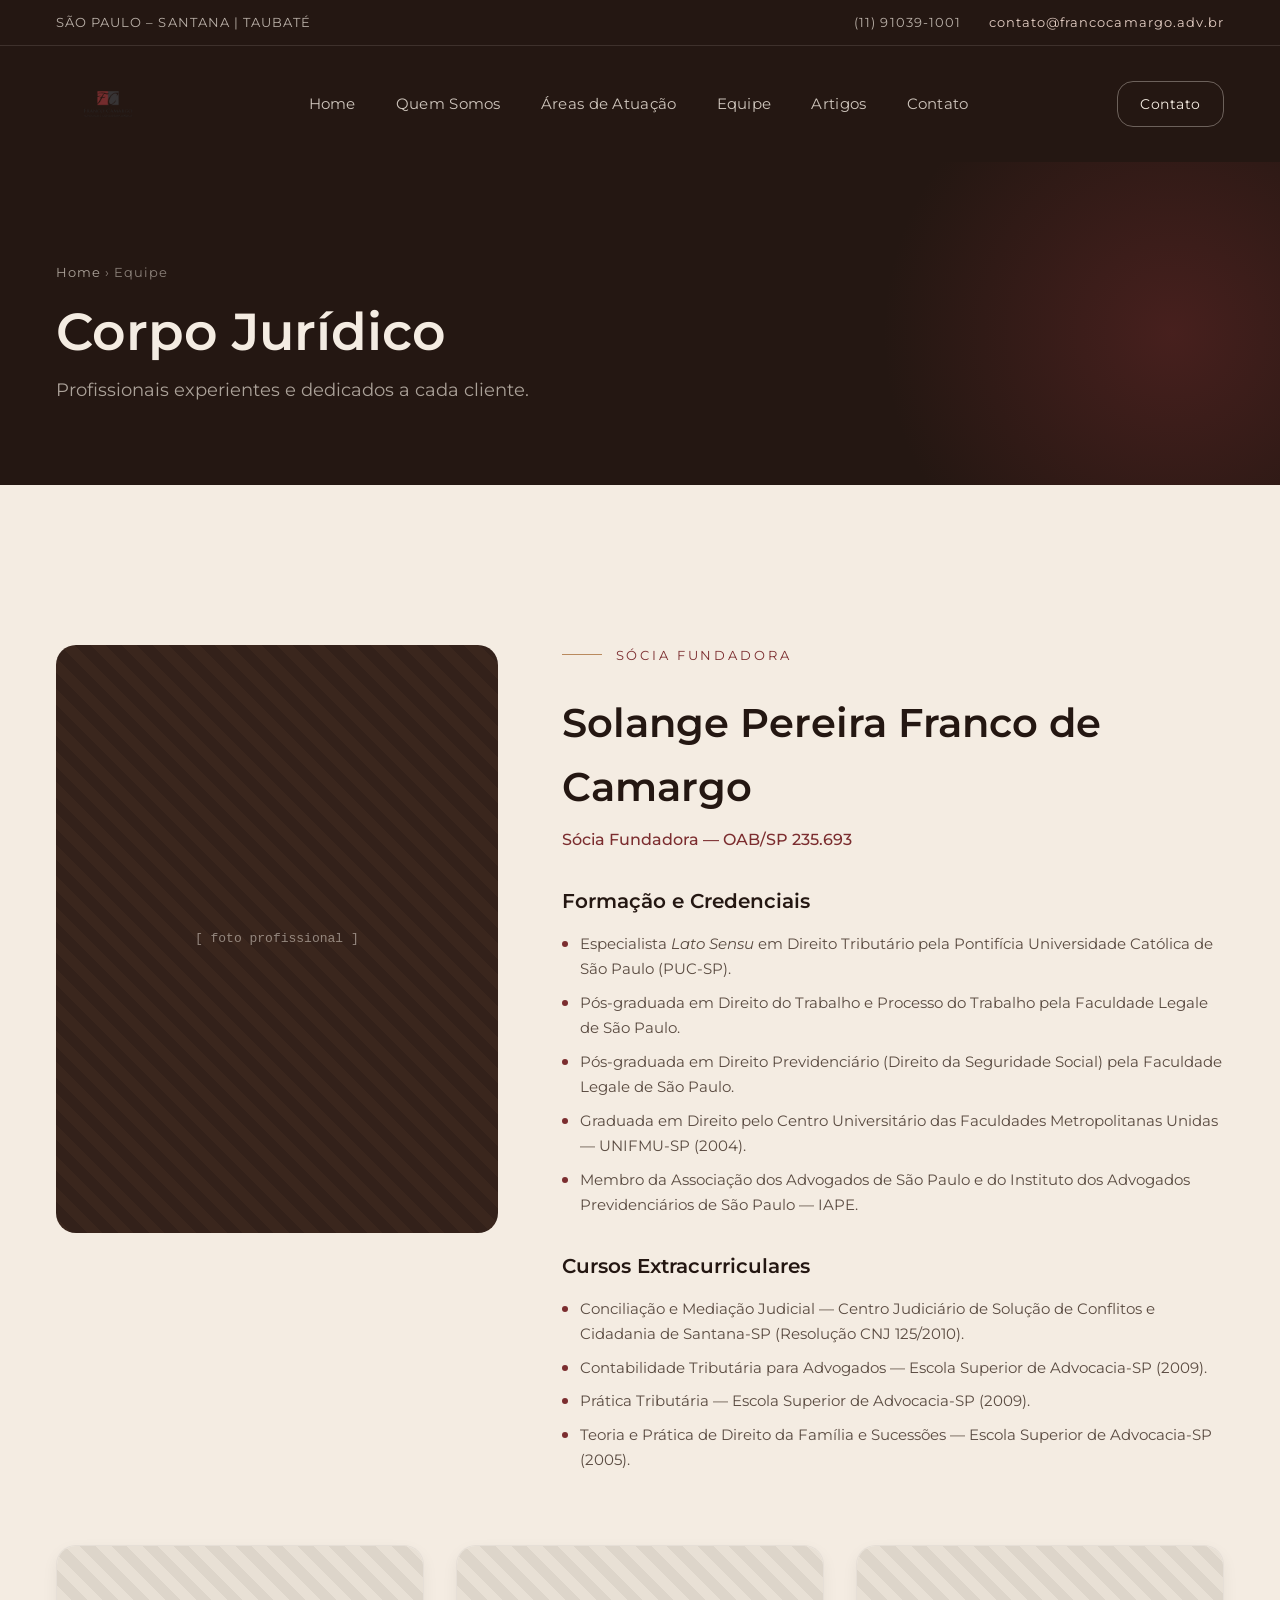
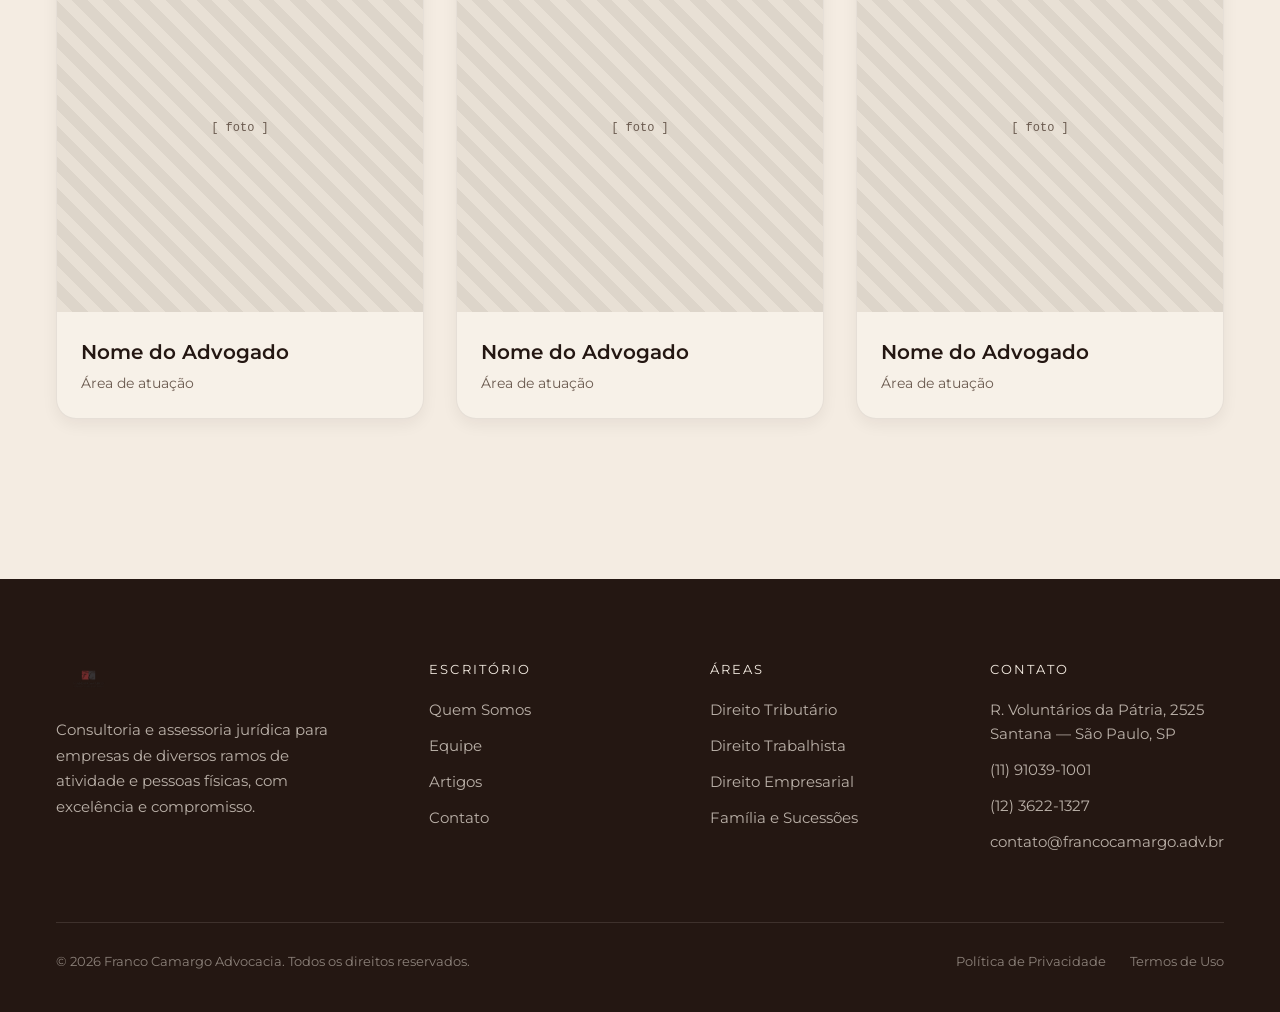
<file: equipe.html>
<!DOCTYPE html>
<html lang="pt-BR">
<head>
  <meta charset="UTF-8">
  <meta name="viewport" content="width=device-width, initial-scale=1.0">
  <title>Equipe — Franco Camargo Advocacia</title>
  <link rel="stylesheet" href="styles.css">
</head>
<body>

  <!-- ═══════════ TOP BAR ═══════════ -->
  <div class="top-bar">
    <span style="text-transform:uppercase;">São Paulo – Santana | Taubaté</span>
    <div class="top-bar-right">
      <span>(11) 91039-1001</span>
      <a href="mailto:contato@francocamargo.adv.br" style="color:#E5CFC5;">contato@francocamargo.adv.br</a>
    </div>
  </div>

  <!-- ═══════════ HEADER ═══════════ -->
  <header class="header">
    <a href="index.html" class="header-logo">
      <img src="docs/logos/Logo_curvas.png" alt="Franco Camargo Advocacia">
    </a>
    <button class="mobile-menu-toggle" onclick="this.classList.toggle('active'); this.nextElementSibling.classList.toggle('open');" aria-label="Menu">
      <span></span><span></span><span></span>
    </button>
    <nav class="header-nav">
      <a href="index.html">Home</a>
      <a href="quem-somos.html">Quem Somos</a>
      <a href="areas-de-atuacao.html">Áreas de Atuação</a>
      <a href="equipe.html">Equipe</a>
      <a href="artigos.html">Artigos</a>
      <a href="contato.html">Contato</a>
    </nav>
    <a href="contato.html" class="header-cta">Contato</a>
  </header>

  <!-- ═══════════ PAGE HERO ═══════════ -->
  <section class="page-hero">
    <div class="page-hero-glow"></div>
    <div class="container">
      <div class="breadcrumb">
        <a href="index.html">Home</a> › Equipe
      </div>
      <h1>Corpo Jurídico</h1>
      <p class="page-subtitle">Profissionais experientes e dedicados a cada cliente.</p>
    </div>
  </section>

  <!-- ═══════════ FEATURED PROFILE ═══════════ -->
  <section class="content-section">
    <div class="container">
      <div class="profile-featured">
        <div class="profile-photo">
          <span>[ foto profissional ]</span>
        </div>
        <div class="profile-info">
          <div class="section-label">Sócia Fundadora</div>
          <h2>Solange Pereira Franco de Camargo</h2>
          <p class="profile-role">Sócia Fundadora — OAB/SP 235.693</p>

          <h3>Formação e Credenciais</h3>
          <ul>
            <li>Especialista <em>Lato Sensu</em> em Direito Tributário pela Pontifícia Universidade Católica de São Paulo (PUC-SP).</li>
            <li>Pós-graduada em Direito do Trabalho e Processo do Trabalho pela Faculdade Legale de São Paulo.</li>
            <li>Pós-graduada em Direito Previdenciário (Direito da Seguridade Social) pela Faculdade Legale de São Paulo.</li>
            <li>Graduada em Direito pelo Centro Universitário das Faculdades Metropolitanas Unidas — UNIFMU-SP (2004).</li>
            <li>Membro da Associação dos Advogados de São Paulo e do Instituto dos Advogados Previdenciários de São Paulo — IAPE.</li>
          </ul>

          <h3>Cursos Extracurriculares</h3>
          <ul>
            <li>Conciliação e Mediação Judicial — Centro Judiciário de Solução de Conflitos e Cidadania de Santana-SP (Resolução CNJ 125/2010).</li>
            <li>Contabilidade Tributária para Advogados — Escola Superior de Advocacia-SP (2009).</li>
            <li>Prática Tributária — Escola Superior de Advocacia-SP (2009).</li>
            <li>Teoria e Prática de Direito da Família e Sucessões — Escola Superior de Advocacia-SP (2005).</li>
          </ul>
        </div>
      </div>

      <!-- ═══════════ TEAM GRID (TBD) ═══════════ -->
      <div class="team-grid">
        <div class="team-card">
          <div class="team-card-photo"><span>[ foto ]</span></div>
          <div class="team-card-info">
            <h3>Nome do Advogado</h3>
            <p>Área de atuação</p>
          </div>
        </div>
        <div class="team-card">
          <div class="team-card-photo"><span>[ foto ]</span></div>
          <div class="team-card-info">
            <h3>Nome do Advogado</h3>
            <p>Área de atuação</p>
          </div>
        </div>
        <div class="team-card">
          <div class="team-card-photo"><span>[ foto ]</span></div>
          <div class="team-card-info">
            <h3>Nome do Advogado</h3>
            <p>Área de atuação</p>
          </div>
        </div>
      </div>
    </div>
  </section>

  <!-- ═══════════ FOOTER ═══════════ -->
  <footer class="footer">
    <div class="footer-grid container">
      <div class="footer-brand">
        <img src="docs/logos/Logo_curvas.png" alt="Franco Camargo Advocacia">
        <p>Consultoria e assessoria jurídica para empresas de diversos ramos de atividade e pessoas físicas, com excelência e compromisso.</p>
      </div>
      <div class="footer-col">
        <div class="footer-col-title">Escritório</div>
        <a href="quem-somos.html">Quem Somos</a>
        <a href="equipe.html">Equipe</a>
        <a href="artigos.html">Artigos</a>
        <a href="contato.html">Contato</a>
      </div>
      <div class="footer-col">
        <div class="footer-col-title">Áreas</div>
        <a href="areas-de-atuacao.html">Direito Tributário</a>
        <a href="areas-de-atuacao.html">Direito Trabalhista</a>
        <a href="areas-de-atuacao.html">Direito Empresarial</a>
        <a href="areas-de-atuacao.html">Família e Sucessões</a>
      </div>
      <div class="footer-col">
        <div class="footer-col-title">Contato</div>
        <span>R. Voluntários da Pátria, 2525<br>Santana — São Paulo, SP</span>
        <span>(11) 91039-1001</span>
        <span>(12) 3622-1327</span>
        <span>contato@francocamargo.adv.br</span>
      </div>
    </div>
    <div class="footer-bottom container">
      <span>&copy; 2026 Franco Camargo Advocacia. Todos os direitos reservados.</span>
      <div class="footer-bottom-links">
        <a href="#">Política de Privacidade</a>
        <a href="#">Termos de Uso</a>
      </div>
    </div>
  </footer>

</body>
</html>
</file>
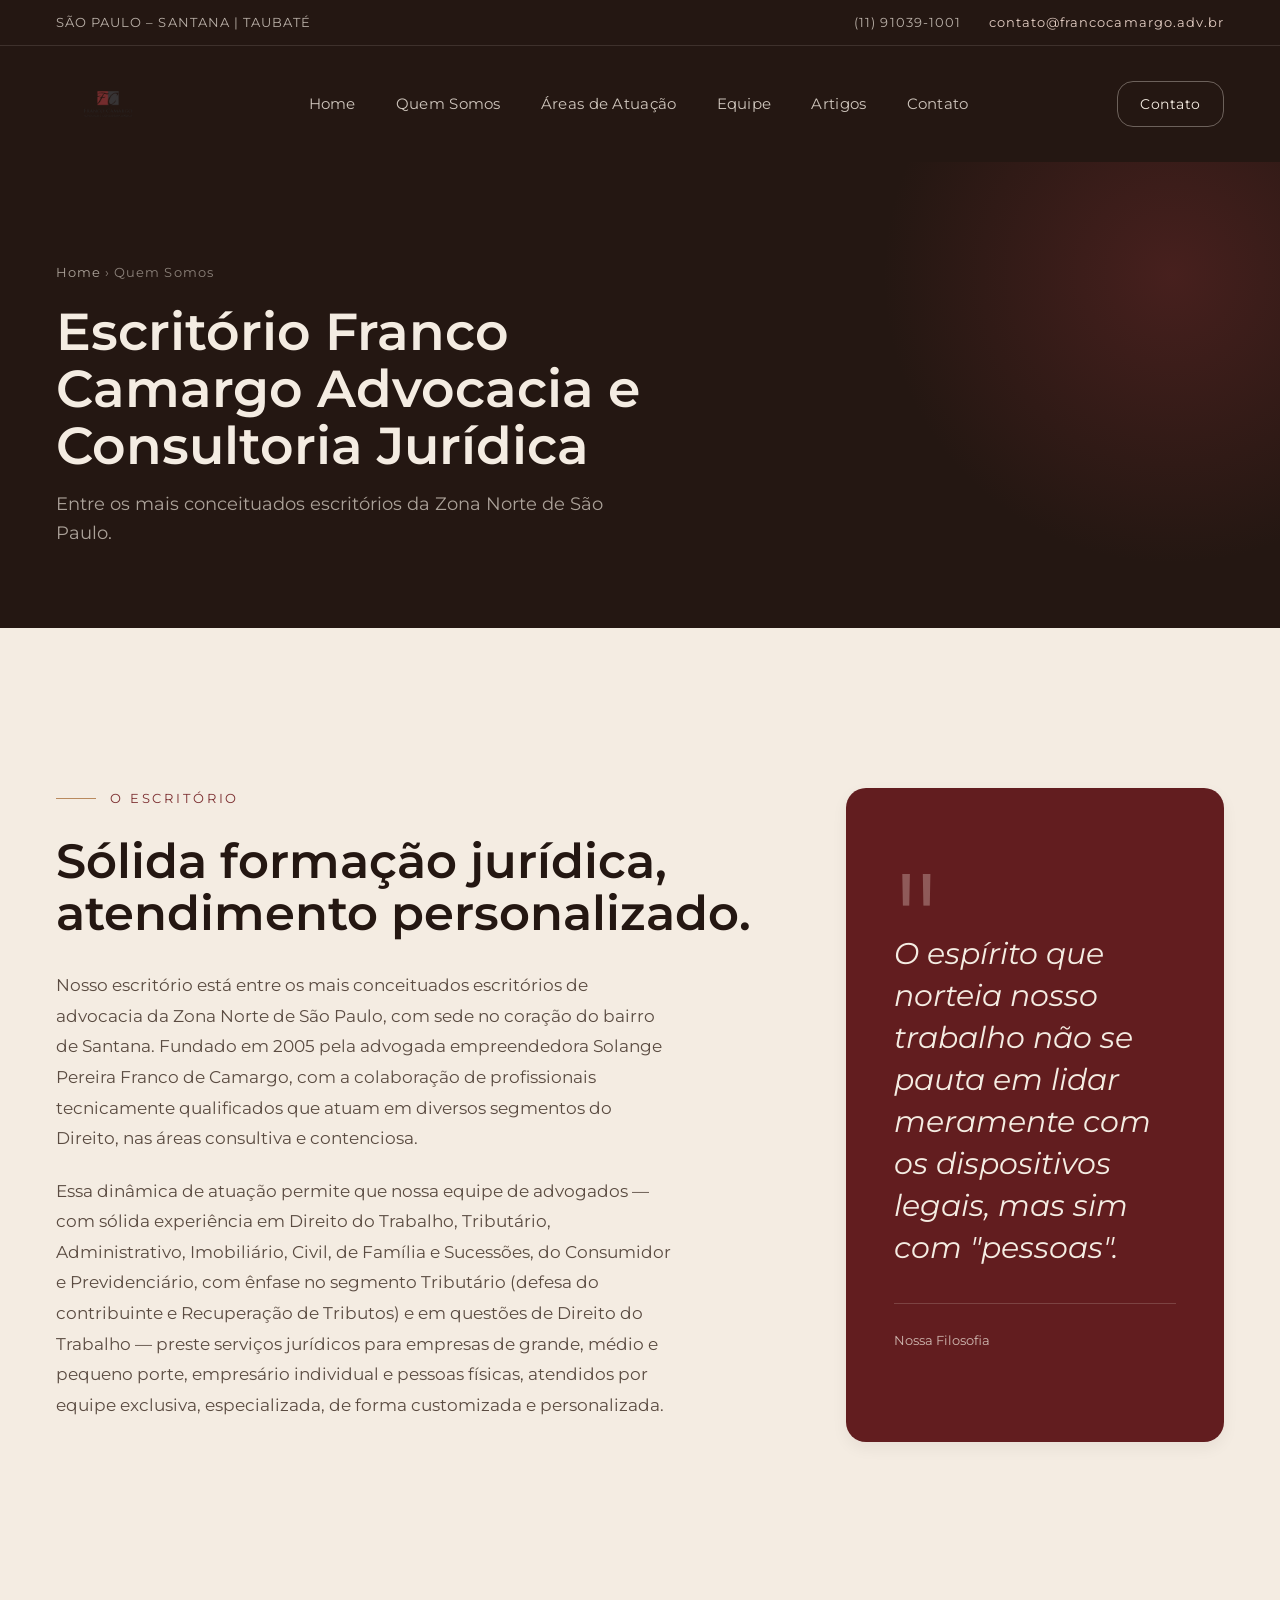
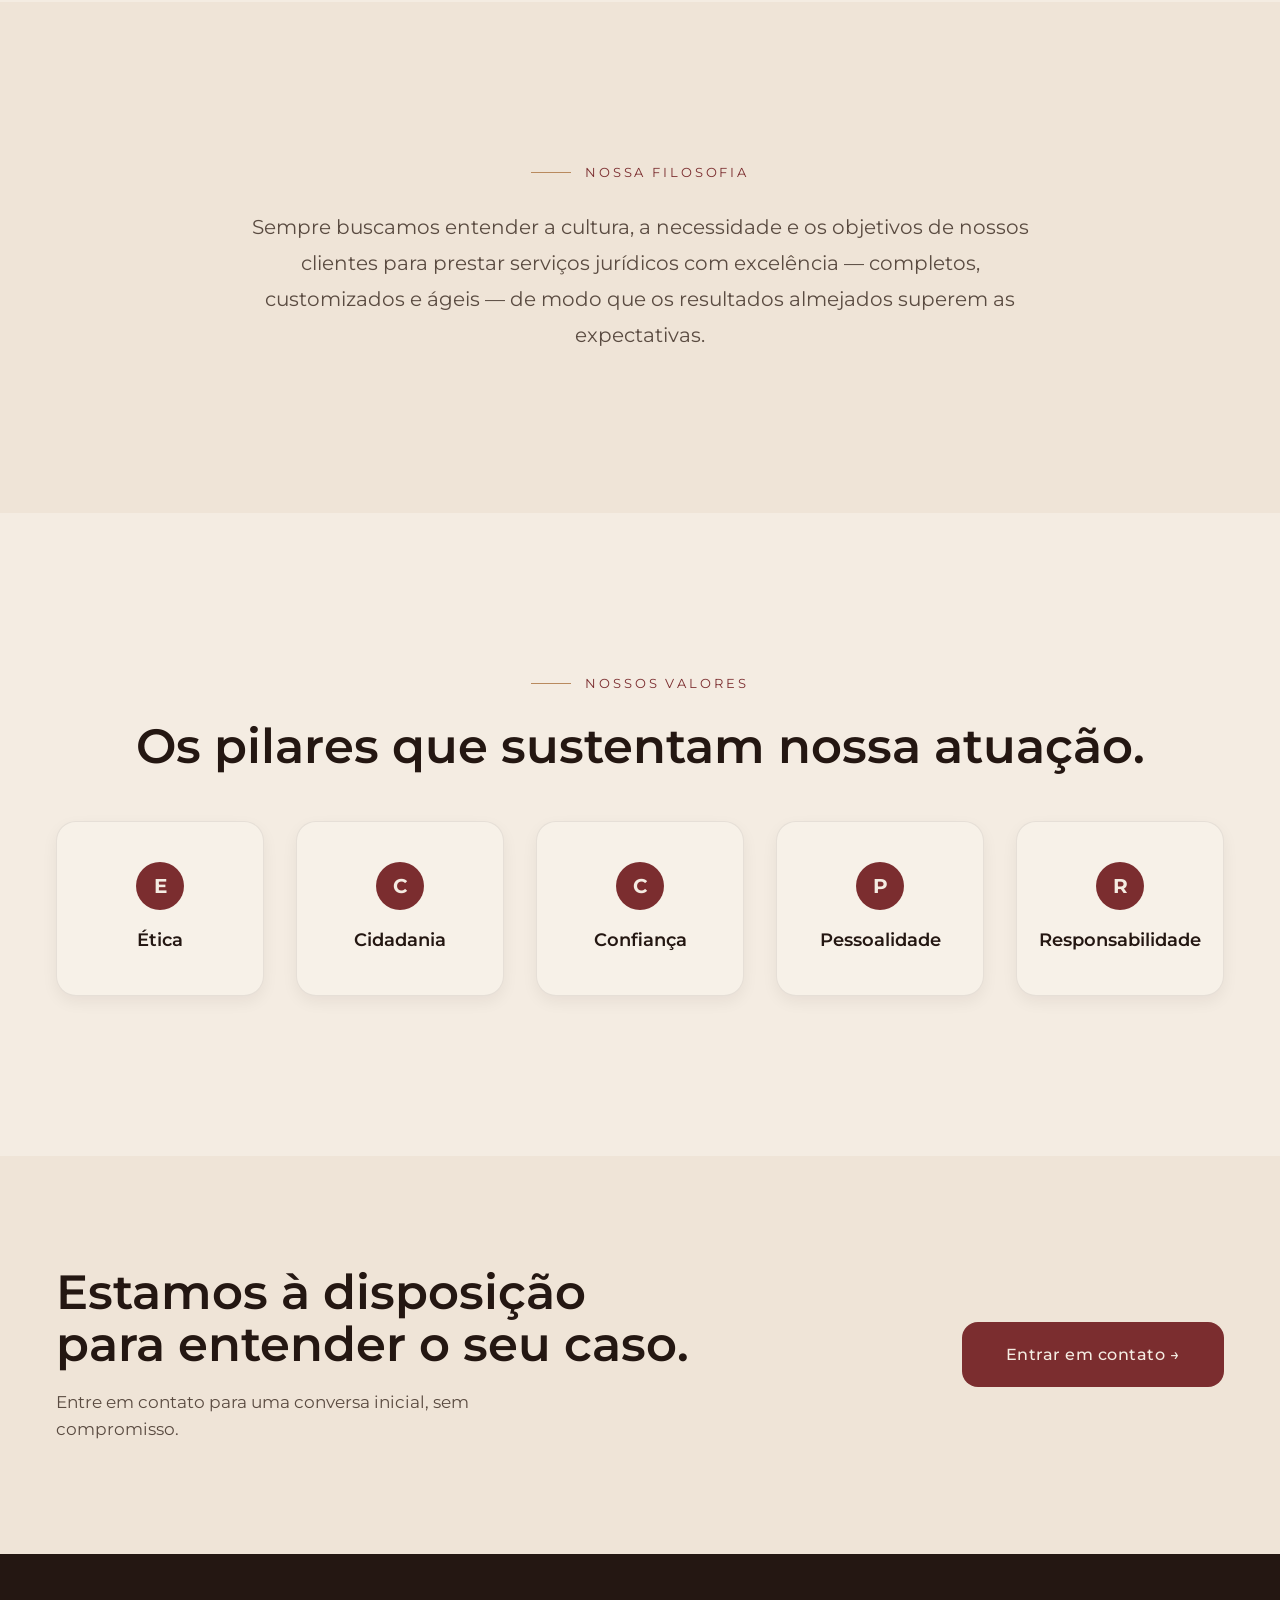
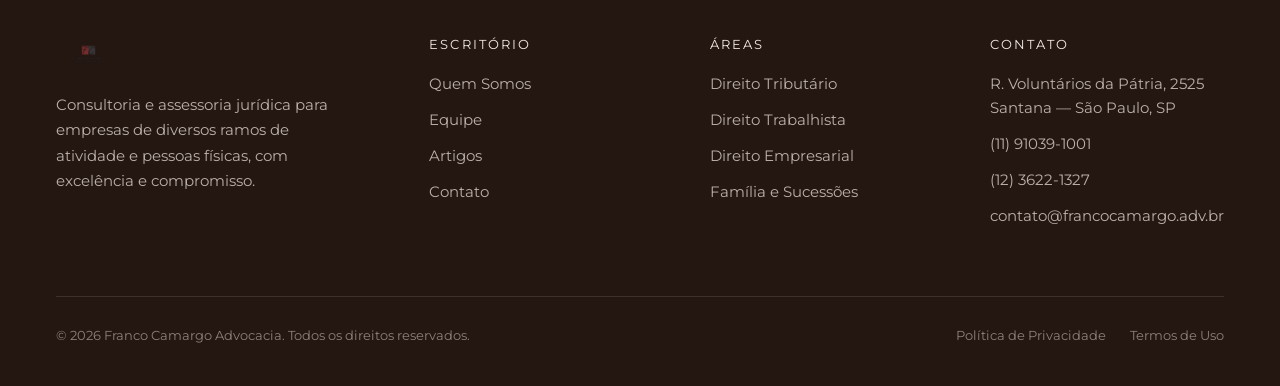
<file: quem-somos.html>
<!DOCTYPE html>
<html lang="pt-BR">
<head>
  <meta charset="UTF-8">
  <meta name="viewport" content="width=device-width, initial-scale=1.0">
  <title>Quem Somos — Franco Camargo Advocacia</title>
  <link rel="stylesheet" href="styles.css">
</head>
<body>

  <!-- ═══════════ TOP BAR ═══════════ -->
  <div class="top-bar">
    <span style="text-transform:uppercase;">São Paulo – Santana | Taubaté</span>
    <div class="top-bar-right">
      <span>(11) 91039-1001</span>
      <a href="mailto:contato@francocamargo.adv.br" style="color:#E5CFC5;">contato@francocamargo.adv.br</a>
    </div>
  </div>

  <!-- ═══════════ HEADER ═══════════ -->
  <header class="header">
    <a href="index.html" class="header-logo">
      <img src="docs/logos/Logo_curvas.png" alt="Franco Camargo Advocacia">
    </a>
    <button class="mobile-menu-toggle" onclick="this.classList.toggle('active'); this.nextElementSibling.classList.toggle('open');" aria-label="Menu">
      <span></span><span></span><span></span>
    </button>
    <nav class="header-nav">
      <a href="index.html">Home</a>
      <a href="quem-somos.html">Quem Somos</a>
      <a href="areas-de-atuacao.html">Áreas de Atuação</a>
      <a href="equipe.html">Equipe</a>
      <a href="artigos.html">Artigos</a>
      <a href="contato.html">Contato</a>
    </nav>
    <a href="contato.html" class="header-cta">Contato</a>
  </header>

  <!-- ═══════════ PAGE HERO ═══════════ -->
  <section class="page-hero">
    <div class="page-hero-glow"></div>
    <div class="container">
      <div class="breadcrumb">
        <a href="index.html">Home</a> › Quem Somos
      </div>
      <h1>Escritório Franco Camargo Advocacia e Consultoria Jurídica</h1>
      <p class="page-subtitle">Entre os mais conceituados escritórios da Zona Norte de São Paulo.</p>
    </div>
  </section>

  <!-- ═══════════ APRESENTAÇÃO ═══════════ -->
  <section class="content-section">
    <div class="container two-col two-col--wide-left">
      <div class="content-text">
        <div class="section-label">O Escritório</div>
        <h2>Sólida formação jurídica, atendimento personalizado.</h2>
        <p>Nosso escritório está entre os mais conceituados escritórios de advocacia da Zona Norte de São Paulo, com sede no coração do bairro de Santana. Fundado em 2005 pela advogada empreendedora Solange Pereira Franco de Camargo, com a colaboração de profissionais tecnicamente qualificados que atuam em diversos segmentos do Direito, nas áreas consultiva e contenciosa.</p>
        <p>Essa dinâmica de atuação permite que nossa equipe de advogados — com sólida experiência em Direito do Trabalho, Tributário, Administrativo, Imobiliário, Civil, de Família e Sucessões, do Consumidor e Previdenciário, com ênfase no segmento Tributário (defesa do contribuinte e Recuperação de Tributos) e em questões de Direito do Trabalho — preste serviços jurídicos para empresas de grande, médio e pequeno porte, empresário individual e pessoas físicas, atendidos por equipe exclusiva, especializada, de forma customizada e personalizada.</p>
      </div>
      <aside class="quote-aside">
        <div class="quote-aside-mark">"</div>
        <blockquote>O espírito que norteia nosso trabalho não se pauta em lidar meramente com os dispositivos legais, mas sim com "pessoas".</blockquote>
        <div class="quote-aside-footer">
          Nossa Filosofia
        </div>
      </aside>
    </div>
  </section>

  <!-- ═══════════ FILOSOFIA ═══════════ -->
  <section class="content-section content-section--alt">
    <div class="container">
      <div class="content-text" style="max-width:800px; margin:0 auto; text-align:center;">
        <div class="section-label" style="justify-content:center;">
          <span>Nossa Filosofia</span>
        </div>
        <p style="font-size:20px; max-width:800px; margin:0 auto;">Sempre buscamos entender a cultura, a necessidade e os objetivos de nossos clientes para prestar serviços jurídicos com excelência — completos, customizados e ágeis — de modo que os resultados almejados superem as expectativas.</p>
      </div>
    </div>
  </section>

  <!-- ═══════════ VALORES ═══════════ -->
  <section class="content-section">
    <div class="container">
      <div class="content-text" style="text-align:center; margin-bottom:48px;">
        <div class="section-label" style="justify-content:center;">
          <span>Nossos Valores</span>
        </div>
        <h2 style="margin:0 auto;">Os pilares que sustentam nossa atuação.</h2>
      </div>
      <div class="values-grid">
        <div class="value-item">
          <div class="value-icon">E</div>
          <h3>Ética</h3>
        </div>
        <div class="value-item">
          <div class="value-icon">C</div>
          <h3>Cidadania</h3>
        </div>
        <div class="value-item">
          <div class="value-icon">C</div>
          <h3>Confiança</h3>
        </div>
        <div class="value-item">
          <div class="value-icon">P</div>
          <h3>Pessoalidade</h3>
        </div>
        <div class="value-item">
          <div class="value-icon">R</div>
          <h3>Responsabilidade</h3>
        </div>
      </div>
    </div>
  </section>

  <!-- ═══════════ CTA ═══════════ -->
  <section class="cta-section">
    <div class="cta-inner container">
      <div>
        <h2>Estamos à disposição para entender o seu caso.</h2>
        <p>Entre em contato para uma conversa inicial, sem compromisso.</p>
      </div>
      <a href="contato.html" class="cta-button">Entrar em contato →</a>
    </div>
  </section>

  <!-- ═══════════ FOOTER ═══════════ -->
  <footer class="footer">
    <div class="footer-grid container">
      <div class="footer-brand">
        <img src="docs/logos/Logo_curvas.png" alt="Franco Camargo Advocacia">
        <p>Consultoria e assessoria jurídica para empresas de diversos ramos de atividade e pessoas físicas, com excelência e compromisso.</p>
      </div>
      <div class="footer-col">
        <div class="footer-col-title">Escritório</div>
        <a href="quem-somos.html">Quem Somos</a>
        <a href="equipe.html">Equipe</a>
        <a href="artigos.html">Artigos</a>
        <a href="contato.html">Contato</a>
      </div>
      <div class="footer-col">
        <div class="footer-col-title">Áreas</div>
        <a href="areas-de-atuacao.html">Direito Tributário</a>
        <a href="areas-de-atuacao.html">Direito Trabalhista</a>
        <a href="areas-de-atuacao.html">Direito Empresarial</a>
        <a href="areas-de-atuacao.html">Família e Sucessões</a>
      </div>
      <div class="footer-col">
        <div class="footer-col-title">Contato</div>
        <span>R. Voluntários da Pátria, 2525<br>Santana — São Paulo, SP</span>
        <span>(11) 91039-1001</span>
        <span>(12) 3622-1327</span>
        <span>contato@francocamargo.adv.br</span>
      </div>
    </div>
    <div class="footer-bottom container">
      <span>&copy; 2026 Franco Camargo Advocacia. Todos os direitos reservados.</span>
      <div class="footer-bottom-links">
        <a href="#">Política de Privacidade</a>
        <a href="#">Termos de Uso</a>
      </div>
    </div>
  </footer>

</body>
</html>
</file>
<file: styles.css>
/* ========================================================
   Franco Camargo Advocacia — Design System
   ======================================================== */

@import url('https://fonts.googleapis.com/css2?family=Cormorant+Garamond:ital,wght@0,400;0,500;0,600;0,700;1,400;1,500&family=Playfair+Display:ital,wght@0,400;0,500;0,600;1,400;1,500&family=Marcellus&family=DM+Serif+Display:ital@0;1&family=Montserrat:wght@300;400;500;600;700&family=Hanken+Grotesk:wght@300;400;500;600;700&display=swap');

/* ── CSS Custom Properties ── */
:root {
  /* Colors — warm editorial palette, primary from logo */
  --color-primary: #7B2D2F;
  --color-primary-light: #8f3d3f;
  --color-primary-dark: #621d1f;
  --color-dark: #241712;
  --color-dark-mid: #373435;
  --color-cream: #F4ECE2;
  --color-cream-dark: #EFE4D7;
  --color-warm-gray: #5a4b41;
  --color-muted: #6b5b50;
  --color-accent: #B98A5E;
  --color-bg: #F4ECE2;
  --color-card: #F7F1E8;

  /* Typography */
  --font-display: 'Montserrat', sans-serif;
  --font-body: 'Montserrat', sans-serif;

  /* Spacing */
  --section-padding: 160px 56px;
  --section-padding-sm: 84px 56px;
  --max-width: 1320px;
  --gap: 24px;

  /* Shape */
  --radius: 16px;
  --radius-lg: 20px;

  /* Shadows */
  --shadow-card: 0 6px 16px rgba(36,23,18,0.06);
  --shadow-card-hover: 0 16px 34px rgba(92,26,31,0.10);
  --shadow-float: 0 12px 30px rgba(0,0,0,0.22);
}

/* ── Reset ── */
*, *::before, *::after { margin: 0; padding: 0; box-sizing: border-box; }
html { scroll-behavior: smooth; }
body {
  font-family: var(--font-body);
  background: var(--color-bg);
  color: var(--color-dark);
  -webkit-font-smoothing: antialiased;
  -moz-osx-font-smoothing: grayscale;
  line-height: 1.6;
}
::selection { background: var(--color-primary-dark); color: var(--color-cream); }
a { text-decoration: none; color: inherit; transition: color 0.2s; }
img { max-width: 100%; display: block; }
ul, ol { list-style: none; }

/* ── Utility ── */
.container { max-width: var(--max-width); margin: 0 auto; }
.section-label {
  display: flex;
  align-items: center;
  gap: 14px;
  margin-bottom: 26px;
  font-size: 13px;
  letter-spacing: 0.22em;
  text-transform: uppercase;
  color: var(--color-primary);
}
.section-label::before {
  content: '';
  width: 40px;
  height: 1px;
  background: var(--color-accent);
}

/* ── Top Bar ── */
.top-bar {
  background: var(--color-dark);
  border-bottom: 1px solid rgba(244,236,226,0.12);
  display: flex;
  justify-content: space-between;
  align-items: center;
  padding: 12px 56px;
  font-size: 13px;
  letter-spacing: 0.08em;
  color: rgba(244,236,226,0.72);
}
.top-bar a { color: var(--color-cream); }
.top-bar a:hover { color: var(--color-accent); }
.top-bar-right {
  display: flex;
  gap: 28px;
  align-items: center;
}

/* ── Header ── */
.header {
  background: var(--color-dark);
  position: relative;
  z-index: 10;
  display: flex;
  justify-content: space-between;
  align-items: center;
  padding: 26px 56px;
}
.header-logo img {
  height: 64px;
  width: auto;
}
.header-nav {
  display: flex;
  gap: 40px;
  font-size: 15px;
  letter-spacing: 0.02em;
  color: rgba(244,236,226,0.82);
}
.header-nav a:hover { color: var(--color-cream); }
.header-cta {
  border: 1px solid rgba(244,236,226,0.35);
  padding: 11px 22px;
  border-radius: var(--radius);
  font-size: 14px;
  letter-spacing: 0.04em;
  color: var(--color-cream);
  transition: all 0.2s;
}
.header-cta:hover {
  background: var(--color-cream);
  color: var(--color-dark);
  border-color: var(--color-cream);
}

/* ── Hero ── */
.hero {
  background: var(--color-dark);
  color: var(--color-cream);
  position: relative;
  overflow: hidden;
}
.hero-glow {
  position: absolute;
  top: -20%;
  right: -10%;
  width: 780px;
  height: 780px;
  border-radius: 50%;
  background: radial-gradient(circle, rgba(116,44,45,0.45) 0%, rgba(36,23,18,0) 68%);
  pointer-events: none;
}
.hero-inner {
  position: relative;
  z-index: 2;
  max-width: var(--max-width);
  margin: 0 auto;
  padding: 64px 56px 96px;
  display: grid;
  grid-template-columns: 1.1fr 0.9fr;
  gap: 64px;
  align-items: center;
}
.hero h1 {
  font-family: var(--font-display);
  font-weight: 600;
  font-size: 60px;
  line-height: 1.05;
  letter-spacing: -0.01em;
  margin-bottom: 28px;
}
.hero h1 em {
  font-style: italic;
  color: rgba(244,236,226,0.75);
}
.hero-subtitle {
  font-size: 18px;
  line-height: 1.7;
  color: rgba(244,236,226,0.72);
  max-width: 480px;
  margin-bottom: 14px;
}
.hero-location {
  font-size: 14px;
  letter-spacing: 0.12em;
  text-transform: uppercase;
  color: var(--color-accent);
  margin-bottom: 40px;
}
.hero-cta {
  display: inline-flex;
  align-items: center;
  gap: 10px;
  background: var(--color-primary);
  color: var(--color-cream);
  padding: 16px 34px;
  border-radius: var(--radius);
  font-size: 15px;
  letter-spacing: 0.03em;
  font-weight: 500;
  transition: all 0.25s;
}
.hero-cta:hover {
  background: var(--color-primary-light);
  transform: translateY(-2px);
}

.hero-media {
  position: relative;
}
.hero-media-frame {
  position: absolute;
  inset: -18px -18px 28px -18px;
  border: 1px solid rgba(185,138,94,0.4);
  border-radius: 300px 300px var(--radius) var(--radius);
  z-index: 0;
}
.hero-media-img {
  position: relative;
  z-index: 1;
  aspect-ratio: 4/5;
  border-radius: 300px 300px var(--radius) var(--radius);
  overflow: hidden;
  background: repeating-linear-gradient(45deg,#3a261d,#3a261d 11px,#33211a 11px,#33211a 22px);
  display: flex;
  align-items: center;
  justify-content: center;
}
.hero-media-img span {
  font-family: monospace;
  font-size: 13px;
  color: rgba(244,236,226,0.5);
  letter-spacing: 0.05em;
}
.hero-badge {
  position: absolute;
  z-index: 2;
  bottom: -26px;
  left: -30px;
  background: var(--color-cream-dark);
  color: var(--color-dark);
  padding: 20px 26px;
  border-radius: var(--radius);
  box-shadow: var(--shadow-float);
}
.hero-badge-number {
  font-family: var(--font-display);
  font-size: 38px;
  font-weight: 600;
  line-height: 1;
}
.hero-badge-number span { color: var(--color-primary); }
.hero-badge-label {
  font-size: 12px;
  letter-spacing: 0.14em;
  text-transform: uppercase;
  margin-top: 4px;
  color: var(--color-muted);
}

/* ── Stats ── */
.stats {
  background: var(--color-bg);
  color: var(--color-dark);
  padding: 84px 56px;
  border-bottom: 1px solid rgba(36,23,18,0.08);
}
.stats-inner {
  display: grid;
  grid-template-columns: repeat(4, 1fr);
  gap: 48px;
}
.stat {
  text-align: center;
  padding: 0 8px;
}
.stat:not(:first-child) {
  border-left: 1px solid rgba(36,23,18,0.1);
}
.stat-number {
  font-family: var(--font-display);
  font-size: 64px;
  font-weight: 600;
  line-height: 1;
  color: var(--color-primary);
}
.stat-number span {
  font-size: 40px;
}
.stat-label {
  font-size: 13px;
  letter-spacing: 0.16em;
  text-transform: uppercase;
  color: var(--color-muted);
  margin-top: 14px;
}

/* ── Intro / Quem Somos snippet ── */
.intro {
  background: var(--color-bg);
  color: var(--color-dark);
  padding: var(--section-padding);
}
.intro-inner {
  max-width: var(--max-width);
  margin: 0 auto;
  display: grid;
  grid-template-columns: 1.25fr 1fr;
  gap: 88px;
  align-items: center;
}
.intro h2 {
  font-family: var(--font-display);
  font-weight: 600;
  font-size: 48px;
  line-height: 1.1;
  letter-spacing: -0.01em;
  margin-bottom: 30px;
  max-width: 600px;
}
.intro p {
  font-size: 17px;
  line-height: 1.8;
  color: var(--color-warm-gray);
  max-width: 560px;
  margin-bottom: 22px;
}

/* quote aside */
.quote-aside {
  background: var(--color-primary-dark);
  color: var(--color-cream);
  border-radius: var(--radius-lg);
  padding: 56px 48px;
  box-shadow: var(--shadow-card);
  display: flex;
  flex-direction: column;
  justify-content: center;
  align-self: stretch;
}
.quote-aside-mark {
  font-family: var(--font-display);
  font-size: 120px;
  line-height: 0.6;
  color: rgba(229,207,197,0.35);
  height: 54px;
}
.quote-aside blockquote {
  font-family: var(--font-display);
  font-style: italic;
  font-size: 30px;
  line-height: 1.4;
  margin-bottom: 34px;
}
.quote-aside-footer {
  display: flex;
  align-items: center;
  gap: 14px;
  padding-top: 26px;
  border-top: 1px solid rgba(244,236,226,0.18);
  font-size: 13px;
  color: rgba(244,236,226,0.75);
}

/* ── Practice Areas ── */
.areas {
  background: var(--color-cream-dark);
  color: var(--color-dark);
  padding: var(--section-padding);
}
.areas-header {
  display: flex;
  justify-content: space-between;
  align-items: flex-end;
  margin-bottom: 64px;
  flex-wrap: wrap;
  gap: 24px;
}
.areas-header h2 {
  font-family: var(--font-display);
  font-weight: 600;
  font-size: 48px;
  line-height: 1.08;
  letter-spacing: -0.01em;
  max-width: 580px;
}
.areas-link {
  display: flex;
  align-items: center;
  gap: 10px;
  font-size: 15px;
  color: var(--color-primary);
  border-bottom: 1px solid rgba(116,44,45,0.4);
  padding-bottom: 6px;
  transition: gap 0.2s;
}
.areas-link:hover { gap: 16px; }

/* area tabs */
.areas-tabs {
  display: flex;
  gap: 8px;
  margin-bottom: 40px;
}
.areas-tab {
  padding: 10px 24px;
  border-radius: 100px;
  font-size: 14px;
  font-weight: 500;
  letter-spacing: 0.02em;
  cursor: pointer;
  border: 1px solid rgba(36,23,18,0.15);
  background: transparent;
  color: var(--color-dark);
  transition: all 0.2s;
}
.areas-tab:hover { border-color: var(--color-primary); color: var(--color-primary); }
.areas-tab.active {
  background: var(--color-primary);
  color: var(--color-cream);
  border-color: var(--color-primary);
}

.areas-grid {
  display: grid;
  grid-template-columns: repeat(3, 1fr);
  gap: var(--gap);
}
.area-card {
  background: var(--color-card);
  border: 1px solid rgba(36,23,18,0.08);
  border-radius: var(--radius-lg);
  padding: 40px 32px;
  display: flex;
  flex-direction: column;
  min-height: 200px;
  box-shadow: var(--shadow-card);
  transition: all 0.3s;
}
.area-card:hover {
  transform: translateY(-6px);
  box-shadow: var(--shadow-card-hover);
  border-color: rgba(116,44,45,0.25);
}
.area-card-number {
  font-family: var(--font-display);
  font-size: 20px;
  color: var(--color-accent);
  margin-bottom: 8px;
}
.area-card h3 {
  font-family: var(--font-display);
  font-weight: 600;
  font-size: 26px;
  line-height: 1.2;
  margin: auto 0 12px;
}
.area-card p {
  font-size: 14px;
  line-height: 1.65;
  color: var(--color-muted);
}

.area-card--accent {
  background: var(--color-primary-dark);
  color: var(--color-cream);
  border-color: var(--color-primary-dark);
}
.area-card--accent .area-card-number { color: rgba(244,236,226,0.55); }
.area-card--accent p { color: rgba(244,236,226,0.78); }

/* ── Inspirational Quote ── */
.inspiration {
  background: var(--color-dark);
  color: var(--color-cream);
  position: relative;
  overflow: hidden;
  padding: 150px 56px;
}
.inspiration-texture {
  position: absolute;
  inset: 0;
  background: repeating-linear-gradient(45deg,#2a1b14,#2a1b14 13px,#261810 13px,#261810 26px);
  opacity: 0.55;
}
.inspiration-glow {
  position: absolute;
  top: 50%;
  left: 50%;
  transform: translate(-50%,-50%);
  width: 680px;
  height: 680px;
  border-radius: 50%;
  background: radial-gradient(circle, rgba(116,44,45,0.5) 0%, rgba(36,23,18,0) 70%);
}
.inspiration-inner {
  position: relative;
  z-index: 2;
  max-width: 1000px;
  margin: 0 auto;
  text-align: center;
}
.inspiration-inner .section-label {
  justify-content: center;
  color: var(--color-accent);
}
.inspiration-inner .section-label::before { display: none; }
.inspiration blockquote {
  font-family: var(--font-display);
  font-weight: 500;
  font-size: 48px;
  line-height: 1.3;
  letter-spacing: -0.005em;
  margin: 36px 0 40px;
}
.inspiration blockquote em {
  font-style: italic;
  color: rgba(244,236,226,0.75);
}
.inspiration-footer {
  display: flex;
  align-items: center;
  justify-content: center;
  gap: 14px;
  font-size: 15px;
  letter-spacing: 0.06em;
  color: rgba(244,236,226,0.65);
}
.inspiration-footer::before,
.inspiration-footer::after {
  content: '';
  width: 34px;
  height: 1px;
  background: rgba(244,236,226,0.4);
}

/* ── CTA Section ── */
.cta-section {
  background: var(--color-cream-dark);
  color: var(--color-dark);
  padding: 110px 56px;
}
.cta-inner {
  max-width: var(--max-width);
  margin: 0 auto;
  display: grid;
  grid-template-columns: 1fr auto;
  gap: 48px;
  align-items: center;
}
.cta-inner h2 {
  font-family: var(--font-display);
  font-weight: 600;
  font-size: 48px;
  line-height: 1.1;
  max-width: 640px;
}
.cta-inner p {
  font-size: 17px;
  color: var(--color-warm-gray);
  margin-top: 18px;
  max-width: 520px;
}
.cta-button {
  background: var(--color-primary);
  color: var(--color-cream);
  padding: 20px 44px;
  border-radius: var(--radius);
  font-size: 16px;
  letter-spacing: 0.03em;
  font-weight: 500;
  white-space: nowrap;
  transition: all 0.25s;
  display: inline-block;
}
.cta-button:hover {
  background: var(--color-primary-light);
  transform: translateY(-2px);
}

/* ── Footer ── */
.footer {
  background: var(--color-dark);
  color: rgba(244,236,226,0.72);
  padding: 80px 56px 40px;
}
.footer-grid {
  max-width: var(--max-width);
  margin: 0 auto;
  display: grid;
  grid-template-columns: 1.4fr 1fr 1fr 1fr;
  gap: 48px;
  padding-bottom: 56px;
  border-bottom: 1px solid rgba(244,236,226,0.12);
}
.footer-brand img {
  height: 40px;
  margin-bottom: 18px;
}
.footer-brand p {
  font-size: 15px;
  line-height: 1.7;
  max-width: 300px;
}
.footer-col-title {
  font-size: 13px;
  letter-spacing: 0.16em;
  text-transform: uppercase;
  color: var(--color-cream);
  margin-bottom: 18px;
}
.footer-col a,
.footer-col span {
  display: block;
  font-size: 15px;
  margin-bottom: 12px;
}
.footer-col a:hover { color: var(--color-cream); }
.footer-bottom {
  max-width: var(--max-width);
  margin: 0 auto;
  padding-top: 28px;
  display: flex;
  justify-content: space-between;
  font-size: 13px;
  color: rgba(244,236,226,0.5);
  flex-wrap: wrap;
  gap: 12px;
}
.footer-bottom-links {
  display: flex;
  gap: 24px;
}
.footer-bottom-links a:hover { color: var(--color-cream); }

/* ── Inner Page Hero Banner ── */
.page-hero {
  background: var(--color-dark);
  color: var(--color-cream);
  padding: 100px 56px 80px;
  position: relative;
  overflow: hidden;
}
.page-hero-glow {
  position: absolute;
  top: -40%;
  right: -15%;
  width: 600px;
  height: 600px;
  border-radius: 50%;
  background: radial-gradient(circle, rgba(123,45,47,0.4) 0%, rgba(36,23,18,0) 68%);
  pointer-events: none;
}
.page-hero .container { position: relative; z-index: 2; }
.page-hero .breadcrumb {
  font-size: 13px;
  letter-spacing: 0.08em;
  color: rgba(244,236,226,0.5);
  margin-bottom: 20px;
}
.page-hero .breadcrumb a { color: rgba(244,236,226,0.65); }
.page-hero .breadcrumb a:hover { color: var(--color-cream); }
.page-hero h1 {
  font-family: var(--font-display);
  font-weight: 600;
  font-size: 52px;
  line-height: 1.1;
  max-width: 700px;
}
.page-hero .page-subtitle {
  font-size: 18px;
  color: rgba(244,236,226,0.65);
  margin-top: 16px;
  max-width: 560px;
}

/* ── Content Section (generic) ── */
.content-section {
  background: var(--color-bg);
  padding: var(--section-padding);
}
.content-section--alt {
  background: var(--color-cream-dark);
}
.content-section--dark {
  background: var(--color-dark);
  color: var(--color-cream);
}

/* ── Two-Column Layout ── */
.two-col {
  display: grid;
  grid-template-columns: 1fr 1fr;
  gap: 88px;
  align-items: start;
}
.two-col--wide-left { grid-template-columns: 1.3fr 0.7fr; }
.two-col--wide-right { grid-template-columns: 0.7fr 1.3fr; }

/* ── Values Grid ── */
.values-grid {
  display: grid;
  grid-template-columns: repeat(5, 1fr);
  gap: 32px;
  text-align: center;
}
.value-item {
  padding: 40px 20px;
  background: var(--color-card);
  border-radius: var(--radius-lg);
  border: 1px solid rgba(36,23,18,0.08);
  box-shadow: var(--shadow-card);
  transition: all 0.3s;
}
.value-item:hover {
  transform: translateY(-4px);
  box-shadow: var(--shadow-card-hover);
}
.value-icon {
  width: 48px;
  height: 48px;
  margin: 0 auto 16px;
  border-radius: 50%;
  background: var(--color-primary);
  display: flex;
  align-items: center;
  justify-content: center;
  color: var(--color-cream);
  font-size: 20px;
  font-weight: 700;
}
.value-item h3 {
  font-family: var(--font-display);
  font-weight: 600;
  font-size: 18px;
  color: var(--color-dark);
}

/* ── Section Heading (standalone) ── */
.section-heading {
  font-family: var(--font-display);
  font-weight: 600;
  font-size: 48px;
  line-height: 1.1;
  margin-bottom: 48px;
  max-width: 600px;
}

/* ── Content Typography ── */
.content-text h2 {
  font-family: var(--font-display);
  font-weight: 600;
  font-size: 48px;
  line-height: 1.1;
  margin-bottom: 30px;
}
.content-text p {
  font-size: 17px;
  line-height: 1.8;
  color: var(--color-warm-gray);
  margin-bottom: 22px;
  max-width: 620px;
}

/* ── Team / Profile Cards ── */
.profile-featured {
  display: grid;
  grid-template-columns: 0.4fr 0.6fr;
  gap: 64px;
  align-items: start;
}
.profile-photo {
  aspect-ratio: 3/4;
  border-radius: var(--radius-lg);
  overflow: hidden;
  background: repeating-linear-gradient(45deg,#3a261d,#3a261d 11px,#33211a 11px,#33211a 22px);
  display: flex;
  align-items: center;
  justify-content: center;
}
.profile-photo span {
  font-family: monospace;
  font-size: 13px;
  color: rgba(244,236,226,0.5);
}
.profile-info h2 {
  font-family: var(--font-display);
  font-weight: 600;
  font-size: 40px;
  margin-bottom: 8px;
}
.profile-role {
  font-size: 16px;
  color: var(--color-primary);
  font-weight: 500;
  margin-bottom: 28px;
}
.profile-info h3 {
  font-family: var(--font-display);
  font-weight: 600;
  font-size: 20px;
  margin: 32px 0 14px;
  color: var(--color-dark);
}
.profile-info ul {
  list-style: none;
  padding: 0;
}
.profile-info ul li {
  font-size: 15px;
  line-height: 1.7;
  color: var(--color-warm-gray);
  padding-left: 18px;
  position: relative;
  margin-bottom: 8px;
}
.profile-info ul li::before {
  content: '';
  position: absolute;
  left: 0;
  top: 10px;
  width: 6px;
  height: 6px;
  border-radius: 50%;
  background: var(--color-primary);
}

.team-grid {
  display: grid;
  grid-template-columns: repeat(3, 1fr);
  gap: 32px;
  margin-top: 64px;
}
.team-card {
  background: var(--color-card);
  border: 1px solid rgba(36,23,18,0.08);
  border-radius: var(--radius-lg);
  overflow: hidden;
  box-shadow: var(--shadow-card);
  transition: all 0.3s;
}
.team-card:hover {
  transform: translateY(-4px);
  box-shadow: var(--shadow-card-hover);
}
.team-card-photo {
  aspect-ratio: 1;
  background: repeating-linear-gradient(45deg,#e8e0d5,#e8e0d5 11px,#ddd5ca 11px,#ddd5ca 22px);
  display: flex;
  align-items: center;
  justify-content: center;
}
.team-card-photo span {
  font-family: monospace;
  font-size: 12px;
  color: var(--color-muted);
}
.team-card-info {
  padding: 24px;
}
.team-card-info h3 {
  font-family: var(--font-display);
  font-weight: 600;
  font-size: 20px;
  margin-bottom: 4px;
}
.team-card-info p {
  font-size: 14px;
  color: var(--color-muted);
}

/* ── Articles ── */
.articles-filters {
  display: flex;
  gap: 12px;
  flex-wrap: wrap;
  margin-bottom: 48px;
}
.filter-btn {
  padding: 8px 20px;
  border-radius: 100px;
  font-size: 14px;
  font-weight: 500;
  border: 1px solid rgba(36,23,18,0.15);
  background: transparent;
  color: var(--color-dark);
  cursor: pointer;
  font-family: inherit;
  transition: all 0.2s;
}
.filter-btn:hover { border-color: var(--color-primary); color: var(--color-primary); }
.filter-btn.active {
  background: var(--color-primary);
  color: var(--color-cream);
  border-color: var(--color-primary);
}

.articles-grid {
  display: grid;
  grid-template-columns: repeat(3, 1fr);
  gap: 32px;
}
.article-card {
  background: var(--color-card);
  border: 1px solid rgba(36,23,18,0.08);
  border-radius: var(--radius-lg);
  overflow: hidden;
  box-shadow: var(--shadow-card);
  transition: all 0.3s;
}
.article-card:hover {
  transform: translateY(-4px);
  box-shadow: var(--shadow-card-hover);
}
.article-card-img {
  aspect-ratio: 16/9;
  background: repeating-linear-gradient(135deg,#e8e0d5,#e8e0d5 14px,#ddd5ca 14px,#ddd5ca 28px);
  display: flex;
  align-items: center;
  justify-content: center;
}
.article-card-img span {
  font-family: monospace;
  font-size: 12px;
  color: var(--color-muted);
}
.article-card-body {
  padding: 28px;
}
.article-card-meta {
  display: flex;
  gap: 12px;
  font-size: 12px;
  color: var(--color-muted);
  text-transform: uppercase;
  letter-spacing: 0.1em;
  margin-bottom: 12px;
}
.article-card-meta .tag {
  color: var(--color-primary);
  font-weight: 600;
}
.article-card-body h3 {
  font-family: var(--font-display);
  font-weight: 600;
  font-size: 22px;
  line-height: 1.3;
  margin-bottom: 12px;
}
.article-card-body p {
  font-size: 15px;
  line-height: 1.65;
  color: var(--color-warm-gray);
  margin-bottom: 18px;
}
.article-card-link {
  font-size: 14px;
  color: var(--color-primary);
  font-weight: 500;
  letter-spacing: 0.03em;
}

/* ── Article Single Page ── */
.article-hero .article-hero-meta {
  display: flex;
  align-items: center;
  gap: 12px;
  font-size: 13px;
  letter-spacing: 0.08em;
  text-transform: uppercase;
  color: rgba(244,236,226,0.55);
  margin-bottom: 20px;
}
.article-hero .article-hero-meta .tag {
  color: var(--color-accent);
  font-weight: 600;
}
.article-hero h1 {
  max-width: 800px;
}
.article-hero .page-subtitle {
  max-width: 700px;
}

.article-cover {
  background: var(--color-bg);
  padding: 0 56px;
  margin-top: -20px;
  position: relative;
  z-index: 3;
}
.article-cover .container {
  max-width: 960px;
}
.article-cover-img {
  aspect-ratio: 21/9;
  border-radius: var(--radius-lg);
  overflow: hidden;
  background: repeating-linear-gradient(135deg,#e8e0d5,#e8e0d5 14px,#ddd5ca 14px,#ddd5ca 28px);
  display: flex;
  align-items: center;
  justify-content: center;
  box-shadow: var(--shadow-float);
}
.article-cover-img span {
  font-family: monospace;
  font-size: 13px;
  color: var(--color-muted);
  letter-spacing: 0.05em;
}

.article-content-section {
  padding-top: 80px;
}
.article-layout {
  display: grid;
  grid-template-columns: 260px 1fr;
  gap: 72px;
  align-items: start;
  max-width: 1060px;
}

/* Sidebar */
.article-sidebar {
  position: sticky;
  top: 32px;
  display: flex;
  flex-direction: column;
  gap: 36px;
}
.article-author {
  display: flex;
  align-items: center;
  gap: 14px;
}
.article-author-avatar {
  width: 48px;
  height: 48px;
  border-radius: 50%;
  background: var(--color-primary);
  color: var(--color-cream);
  display: flex;
  align-items: center;
  justify-content: center;
  font-weight: 600;
  font-size: 16px;
  flex-shrink: 0;
}
.article-author-name {
  font-weight: 600;
  font-size: 14px;
  color: var(--color-dark);
}
.article-author-role {
  font-size: 12px;
  color: var(--color-muted);
  margin-top: 2px;
}
.article-toc {
  display: flex;
  flex-direction: column;
  gap: 0;
}
.article-toc-title {
  font-size: 11px;
  font-weight: 600;
  letter-spacing: 0.16em;
  text-transform: uppercase;
  color: var(--color-muted);
  margin-bottom: 14px;
}
.article-toc-link {
  font-size: 14px;
  color: var(--color-warm-gray);
  padding: 8px 0;
  border-left: 2px solid rgba(36,23,18,0.1);
  padding-left: 16px;
  transition: all 0.2s;
}
.article-toc-link:hover {
  color: var(--color-primary);
  border-left-color: var(--color-primary);
}
.article-share-links {
  display: flex;
  flex-direction: column;
  gap: 8px;
}
.article-share-btn {
  font-size: 13px;
  color: var(--color-primary);
  font-weight: 500;
  padding: 8px 16px;
  border: 1px solid rgba(123,45,47,0.2);
  border-radius: 100px;
  text-align: center;
  transition: all 0.2s;
}
.article-share-btn:hover {
  background: var(--color-primary);
  color: var(--color-cream);
  border-color: var(--color-primary);
}

/* Article body prose */
.article-body {
  max-width: 700px;
}
.article-lead {
  font-size: 19px;
  line-height: 1.75;
  color: var(--color-dark);
  font-weight: 400;
  margin-bottom: 40px;
  padding-bottom: 40px;
  border-bottom: 1px solid rgba(36,23,18,0.1);
}
.article-body h2 {
  font-family: var(--font-display);
  font-weight: 600;
  font-size: 28px;
  line-height: 1.25;
  margin-top: 56px;
  margin-bottom: 20px;
  color: var(--color-dark);
  scroll-margin-top: 24px;
}
.article-body p {
  font-size: 16px;
  line-height: 1.8;
  color: var(--color-warm-gray);
  margin-bottom: 20px;
}
.article-body ul,
.article-body ol {
  margin-bottom: 24px;
  padding-left: 24px;
}
.article-body ul { list-style: disc; }
.article-body ol { list-style: decimal; }
.article-body li {
  font-size: 16px;
  line-height: 1.75;
  color: var(--color-warm-gray);
  margin-bottom: 10px;
}
.article-body li strong {
  color: var(--color-dark);
}
.article-body blockquote {
  margin: 40px 0;
  padding: 28px 32px;
  border-left: 3px solid var(--color-primary);
  background: var(--color-card);
  border-radius: 0 var(--radius) var(--radius) 0;
  font-size: 18px;
  font-style: italic;
  line-height: 1.7;
  color: var(--color-dark);
}
.article-highlight-box {
  background: var(--color-card);
  border: 1px solid rgba(36,23,18,0.08);
  border-radius: var(--radius);
  padding: 28px 32px;
  margin-bottom: 20px;
}
.article-highlight-box h3 {
  font-family: var(--font-display);
  font-weight: 600;
  font-size: 17px;
  color: var(--color-primary);
  margin-bottom: 14px;
  letter-spacing: 0.02em;
}
.article-highlight-box ul {
  list-style: disc;
  padding-left: 20px;
  margin-bottom: 0;
}
.article-highlight-box li {
  font-size: 15px;
  line-height: 1.7;
  color: var(--color-warm-gray);
  margin-bottom: 6px;
}
.article-highlight-box li:last-child { margin-bottom: 0; }

.article-cta-box {
  margin-top: 56px;
  padding: 40px;
  background: var(--color-dark);
  color: var(--color-cream);
  border-radius: var(--radius-lg);
}
.article-cta-box h3 {
  font-family: var(--font-display);
  font-weight: 600;
  font-size: 24px;
  line-height: 1.25;
  margin-bottom: 14px;
}
.article-cta-box p {
  font-size: 15px;
  line-height: 1.7;
  color: rgba(244,236,226,0.72);
  margin-bottom: 24px;
}
.article-cta-box .cta-button {
  padding: 14px 32px;
  font-size: 14px;
}

.articles-grid--related {
  grid-template-columns: repeat(3, 1fr);
}

/* ── Contact Page ── */
.contact-layout {
  display: grid;
  grid-template-columns: 1fr 1fr;
  gap: 64px;
  align-items: start;
}
.contact-form {
  display: flex;
  flex-direction: column;
  gap: 20px;
}
.contact-form label {
  font-size: 13px;
  font-weight: 500;
  letter-spacing: 0.04em;
  color: var(--color-dark);
  margin-bottom: 6px;
  display: block;
}
.contact-form input,
.contact-form select,
.contact-form textarea {
  width: 100%;
  padding: 14px 18px;
  border: 1px solid rgba(36,23,18,0.15);
  border-radius: var(--radius);
  font-size: 15px;
  font-family: inherit;
  background: var(--color-card);
  color: var(--color-dark);
  transition: border-color 0.2s;
}
.contact-form input:focus,
.contact-form select:focus,
.contact-form textarea:focus {
  outline: none;
  border-color: var(--color-primary);
}
.contact-form textarea { min-height: 140px; resize: vertical; }
.contact-form .form-submit {
  background: var(--color-primary);
  color: var(--color-cream);
  padding: 16px 36px;
  border: none;
  border-radius: var(--radius);
  font-size: 15px;
  font-weight: 500;
  font-family: inherit;
  cursor: pointer;
  transition: all 0.25s;
  align-self: flex-start;
}
.contact-form .form-submit:hover {
  background: var(--color-primary-light);
  transform: translateY(-2px);
}

.contact-info-block {
  margin-bottom: 40px;
}
.contact-info-block h3 {
  font-family: var(--font-display);
  font-weight: 600;
  font-size: 22px;
  margin-bottom: 14px;
}
.contact-info-block p,
.contact-info-block span {
  font-size: 15px;
  line-height: 1.7;
  color: var(--color-warm-gray);
  display: block;
  margin-bottom: 6px;
}
.contact-info-block a {
  color: var(--color-primary);
}
.contact-info-block a:hover {
  color: var(--color-primary-light);
}

.contact-map {
  width: 100%;
  height: 220px;
  border-radius: var(--radius);
  background: repeating-linear-gradient(45deg,#e8e0d5,#e8e0d5 11px,#ddd5ca 11px,#ddd5ca 22px);
  display: flex;
  align-items: center;
  justify-content: center;
  margin-top: 12px;
  border: 1px solid rgba(36,23,18,0.08);
}
.contact-map span {
  font-family: monospace;
  font-size: 12px;
  color: var(--color-muted);
}

.whatsapp-btn {
  display: inline-flex;
  align-items: center;
  gap: 10px;
  background: #25D366;
  color: #fff;
  padding: 14px 28px;
  border-radius: var(--radius);
  font-size: 15px;
  font-weight: 500;
  transition: all 0.25s;
  margin-top: 12px;
}
.whatsapp-btn:hover {
  background: #1da851;
  transform: translateY(-2px);
  color: #fff;
}

/* ========================================================
   MOBILE HAMBURGER MENU
   ======================================================== */
.mobile-menu-toggle {
  display: none;
  background: none;
  border: none;
  cursor: pointer;
  padding: 4px;
  z-index: 20;
}
.mobile-menu-toggle span {
  display: block;
  width: 24px;
  height: 2px;
  background: var(--color-cream);
  margin: 5px 0;
  transition: all 0.3s;
}
.mobile-menu-toggle.active span:nth-child(1) {
  transform: rotate(45deg) translate(5px, 5px);
}
.mobile-menu-toggle.active span:nth-child(2) { opacity: 0; }
.mobile-menu-toggle.active span:nth-child(3) {
  transform: rotate(-45deg) translate(5px, -5px);
}

/* ========================================================
   RESPONSIVE — Tablet (≤1024px)
   ======================================================== */
@media (max-width: 1024px) {
  :root {
    --section-padding: 100px 32px;
    --section-padding-sm: 64px 32px;
  }

  /* Top bar */
  .top-bar { padding: 10px 32px; }

  /* Header */
  .header { padding: 20px 32px; }

  /* Hero */
  .hero-inner {
    grid-template-columns: 1fr;
    padding: 48px 32px 64px;
    gap: 48px;
  }
  .hero h1 { font-size: 48px; }
  .hero-media { max-width: 400px; margin: 0 auto; }

  /* Stats */
  .stats { padding: 64px 32px; }
  .stats-inner { grid-template-columns: repeat(2, 1fr); gap: 32px; }
  .stat:nth-child(3) { border-left: none; }
  .stat-number { font-size: 48px; }

  /* Intro */
  .intro-inner { grid-template-columns: 1fr; gap: 48px; }

  /* Areas */
  .areas { padding: 100px 32px; }
  .areas-grid { grid-template-columns: repeat(2, 1fr) !important; }
  .areas-header h2 { font-size: 40px; }

  /* Quote */
  .inspiration { padding: 100px 32px; }
  .inspiration blockquote { font-size: 36px; }

  /* CTA */
  .cta-section { padding: 80px 32px; }
  .cta-inner {
    grid-template-columns: 1fr;
    gap: 32px;
  }
  .cta-inner h2 { font-size: 40px; }

  /* Footer */
  .footer { padding: 64px 32px 32px; }
  .footer-grid { grid-template-columns: 1fr 1fr; gap: 40px; }

  /* Inner pages */
  .page-hero { padding: 80px 32px 60px; }
  .page-hero h1 { font-size: 42px; }
  .two-col,
  .two-col--wide-left,
  .two-col--wide-right { grid-template-columns: 1fr; gap: 48px; }
  .values-grid { grid-template-columns: repeat(3, 1fr); gap: 20px; }
  .content-text h2 { font-size: 40px; }
  .section-heading { font-size: 40px; margin-bottom: 36px; }
  .profile-featured { grid-template-columns: 1fr; gap: 40px; }
  .profile-photo { max-width: 320px; }
  .team-grid { grid-template-columns: repeat(2, 1fr); }
  .articles-grid { grid-template-columns: repeat(2, 1fr); }
  .articles-grid--related { grid-template-columns: repeat(2, 1fr); }
  .article-cover { padding: 0 32px; }
  .article-layout { grid-template-columns: 220px 1fr; gap: 48px; }
  .article-body h2 { font-size: 24px; }
  .article-lead { font-size: 17px; }
  .contact-layout { grid-template-columns: 1fr; gap: 48px; }
}

/* ========================================================
   RESPONSIVE — Mobile (≤768px)
   ======================================================== */
@media (max-width: 768px) {
  :root {
    --section-padding: 72px 20px;
    --section-padding-sm: 48px 20px;
  }

  /* Top bar */
  .top-bar {
    padding: 10px 20px;
    font-size: 11px;
    gap: 12px;
  }
  .top-bar-right { gap: 16px; }

  /* Header — hamburger */
  .header {
    padding: 16px 20px;
    position: relative;
  }
  .header-logo img { height: 48px; }
  .mobile-menu-toggle { display: block; }
  .header-nav {
    display: none;
    position: absolute;
    top: 100%;
    left: 0;
    right: 0;
    background: var(--color-dark);
    flex-direction: column;
    padding: 20px;
    gap: 0;
    border-top: 1px solid rgba(244,236,226,0.12);
    z-index: 100;
  }
  .header-nav.open { display: flex; }
  .header-nav a {
    padding: 14px 0;
    border-bottom: 1px solid rgba(244,236,226,0.08);
    font-size: 16px;
  }
  .header-cta {
    display: none;
  }

  /* Hero */
  .hero-inner {
    padding: 36px 20px 56px;
    gap: 36px;
  }
  .hero h1 { font-size: 36px; }
  .hero-subtitle { font-size: 16px; }
  .hero-location { font-size: 12px; margin-bottom: 28px; }
  .hero-cta { padding: 14px 28px; font-size: 14px; }
  .hero-media { max-width: 100%; }
  .hero-media-frame { display: none; }
  .hero-media-img { border-radius: var(--radius-lg); }
  .hero-badge {
    bottom: -16px;
    left: -10px;
    padding: 14px 18px;
  }
  .hero-badge-number { font-size: 28px; }
  .hero-badge-label { font-size: 10px; }

  /* Stats */
  .stats { padding: 48px 20px; }
  .stats-inner {
    grid-template-columns: repeat(2, 1fr);
    gap: 24px;
  }
  .stat { padding: 0 4px; }
  .stat:not(:first-child) { border-left: none; }
  .stat:nth-child(odd) { border-right: 1px solid rgba(36,23,18,0.1); }
  .stat-number { font-size: 40px; }
  .stat-number span { font-size: 28px; }
  .stat-label { font-size: 11px; letter-spacing: 0.1em; margin-top: 8px; }

  /* Intro */
  .intro { padding: 72px 20px; }
  .intro-inner { gap: 36px; }
  .intro h2 { font-size: 32px; }
  .intro p { font-size: 16px; }

  /* Quote aside */
  .quote-aside {
    padding: 36px 28px;
    border-radius: var(--radius);
  }
  .quote-aside-mark { font-size: 80px; height: 36px; }
  .quote-aside blockquote { font-size: 22px; }

  /* Areas */
  .areas { padding: 72px 20px; }
  .areas-header { margin-bottom: 32px; }
  .areas-header h2 { font-size: 32px; }
  .areas-tabs { margin-bottom: 24px; }
  .areas-tab { padding: 8px 18px; font-size: 13px; }
  .areas-grid { grid-template-columns: 1fr !important; gap: 16px; }
  .area-card {
    padding: 28px 24px;
    min-height: auto;
  }
  .area-card h3 { font-size: 22px; }
  .areas-link { display: none; }

  /* Inspiration */
  .inspiration { padding: 72px 20px; }
  .inspiration blockquote { font-size: 26px; line-height: 1.35; }
  .inspiration-footer { font-size: 13px; flex-wrap: wrap; justify-content: center; }

  /* CTA */
  .cta-section { padding: 64px 20px; }
  .cta-inner h2 { font-size: 32px; }
  .cta-inner p { font-size: 16px; }
  .cta-button { padding: 16px 32px; font-size: 15px; width: 100%; text-align: center; }

  /* Footer */
  .footer { padding: 48px 20px 28px; }
  .footer-grid {
    grid-template-columns: 1fr;
    gap: 32px;
    padding-bottom: 32px;
  }
  .footer-bottom { flex-direction: column; align-items: center; text-align: center; }

  /* ── Inner Pages — Mobile ── */

  /* Page hero */
  .page-hero { padding: 60px 20px 48px; }
  .page-hero h1 { font-size: 32px; }
  .page-hero .page-subtitle { font-size: 16px; }

  /* Content sections */
  .content-section { padding: 72px 20px; }
  .content-text h2 { font-size: 32px; margin-bottom: 20px; }
  .section-heading { font-size: 32px; margin-bottom: 28px; }
  .content-text p { font-size: 16px; }

  /* Values */
  .values-grid {
    grid-template-columns: repeat(2, 1fr);
    gap: 16px;
  }
  .value-item { padding: 28px 16px; }
  .value-item h3 { font-size: 16px; }

  /* Profiles */
  .profile-featured { grid-template-columns: 1fr; gap: 32px; }
  .profile-photo { max-width: 100%; aspect-ratio: 1; }
  .profile-info h2 { font-size: 30px; }
  .profile-info h3 { font-size: 18px; margin-top: 24px; }
  .profile-info ul li { font-size: 14px; }
  .team-grid { grid-template-columns: 1fr; gap: 20px; }

  /* Articles */
  .articles-filters { gap: 8px; margin-bottom: 32px; }
  .filter-btn { padding: 6px 14px; font-size: 13px; }
  .articles-grid { grid-template-columns: 1fr; gap: 20px; }
  .article-card-body { padding: 20px; }
  .article-card-body h3 { font-size: 20px; }

  /* Article single */
  .article-cover { padding: 0 20px; margin-top: -10px; }
  .article-cover-img { aspect-ratio: 16/9; }
  .article-layout { grid-template-columns: 1fr; gap: 0; }
  .article-sidebar {
    position: static;
    flex-direction: row;
    flex-wrap: wrap;
    gap: 24px;
    padding-bottom: 40px;
    border-bottom: 1px solid rgba(36,23,18,0.1);
    margin-bottom: 40px;
  }
  .article-toc { display: none; }
  .article-share { display: none; }
  .article-content-section { padding-top: 56px; }
  .article-lead { font-size: 17px; margin-bottom: 32px; padding-bottom: 32px; }
  .article-body h2 { font-size: 22px; margin-top: 40px; }
  .article-body blockquote { padding: 20px 24px; font-size: 16px; }
  .article-highlight-box { padding: 24px; }
  .article-cta-box { padding: 28px 24px; }
  .article-cta-box h3 { font-size: 20px; }
  .articles-grid--related { grid-template-columns: 1fr; }

  /* Contact */
  .contact-layout { grid-template-columns: 1fr; gap: 40px; }
  .contact-form input,
  .contact-form select,
  .contact-form textarea { padding: 12px 14px; font-size: 14px; }
  .contact-form .form-submit { width: 100%; text-align: center; }
  .contact-info-block h3 { font-size: 20px; }
  .contact-map { height: 180px; }

  /* Design panel — hide on mobile */
  .design-panel-toggle { display: none; }
  .design-panel { display: none; }
}

/* ========================================================
   RESPONSIVE — Small Mobile (≤480px)
   ======================================================== */
@media (max-width: 480px) {
  .top-bar { flex-direction: column; gap: 6px; text-align: center; }
  .top-bar-right { justify-content: center; }
  .hero h1 { font-size: 30px; }
  .hero-media-img { aspect-ratio: 1; }
  .stats-inner { gap: 20px; }
  .stat-number { font-size: 34px; }
  .stat-number span { font-size: 24px; }
  .values-grid { grid-template-columns: 1fr; }
  .quote-aside blockquote { font-size: 20px; }
  .inspiration blockquote { font-size: 22px; }
  .cta-inner h2 { font-size: 28px; }
  .page-hero h1 { font-size: 28px; }
  .content-text h2 { font-size: 28px; }
  .section-heading { font-size: 28px; }
  .profile-info h2 { font-size: 26px; }
}

/* ========================================================
   DESIGN PANEL — interactive tweaking sidebar
   ======================================================== */
.design-panel {
  position: fixed;
  top: 0;
  right: 0;
  width: 320px;
  height: 100vh;
  background: #1a1a1a;
  color: #e0e0e0;
  z-index: 9999;
  overflow-y: auto;
  transform: translateX(100%);
  transition: transform 0.3s ease;
  font-family: 'Montserrat', sans-serif;
  font-size: 13px;
  box-shadow: -4px 0 24px rgba(0,0,0,0.4);
}
.design-panel.open { transform: translateX(0); }

.design-panel-toggle {
  position: fixed;
  top: 50%;
  right: 0;
  transform: translateY(-50%);
  z-index: 10000;
  background: var(--color-primary);
  color: #fff;
  border: none;
  padding: 12px 8px;
  border-radius: 8px 0 0 8px;
  cursor: pointer;
  font-size: 16px;
  writing-mode: vertical-rl;
  letter-spacing: 0.1em;
  font-family: 'Montserrat', sans-serif;
  font-weight: 600;
  transition: right 0.3s ease, background 0.2s;
}
.design-panel-toggle:hover { background: var(--color-primary-light); }
.design-panel.open ~ .design-panel-toggle { right: 320px; }

.panel-header {
  padding: 24px 20px 16px;
  border-bottom: 1px solid #333;
  font-size: 14px;
  font-weight: 600;
  text-transform: uppercase;
  letter-spacing: 0.12em;
  color: #fff;
}

.panel-group {
  padding: 16px 20px;
  border-bottom: 1px solid #2a2a2a;
}
.panel-group-title {
  font-size: 11px;
  text-transform: uppercase;
  letter-spacing: 0.16em;
  color: #888;
  margin-bottom: 12px;
}

.panel-control {
  margin-bottom: 14px;
}
.panel-control label {
  display: block;
  font-size: 12px;
  color: #aaa;
  margin-bottom: 6px;
}
.panel-control select,
.panel-control input[type="range"] {
  width: 100%;
  background: #2a2a2a;
  border: 1px solid #444;
  color: #e0e0e0;
  padding: 8px 10px;
  border-radius: 6px;
  font-size: 13px;
  font-family: inherit;
}
.panel-control select:focus,
.panel-control input:focus {
  outline: none;
  border-color: var(--color-primary);
}
.panel-control input[type="range"] {
  padding: 4px 0;
  border: none;
  background: transparent;
  -webkit-appearance: none;
}
.panel-control input[type="range"]::-webkit-slider-track {
  height: 4px;
  background: #444;
  border-radius: 2px;
}
.panel-control input[type="range"]::-webkit-slider-thumb {
  -webkit-appearance: none;
  width: 16px;
  height: 16px;
  border-radius: 50%;
  background: var(--color-primary);
  cursor: pointer;
  margin-top: -6px;
}
.panel-range-value {
  text-align: right;
  font-size: 11px;
  color: #666;
  margin-top: 2px;
}

.panel-toggle {
  display: flex;
  justify-content: space-between;
  align-items: center;
  padding: 6px 0;
}
.panel-toggle label {
  font-size: 12px;
  color: #aaa;
  margin: 0;
}
.panel-switch {
  position: relative;
  width: 40px;
  height: 22px;
}
.panel-switch input {
  opacity: 0;
  width: 0;
  height: 0;
}
.panel-switch-slider {
  position: absolute;
  inset: 0;
  background: #444;
  border-radius: 11px;
  cursor: pointer;
  transition: background 0.2s;
}
.panel-switch-slider::before {
  content: '';
  position: absolute;
  left: 3px;
  top: 3px;
  width: 16px;
  height: 16px;
  border-radius: 50%;
  background: #ccc;
  transition: transform 0.2s;
}
.panel-switch input:checked + .panel-switch-slider {
  background: var(--color-primary);
}
.panel-switch input:checked + .panel-switch-slider::before {
  transform: translateX(18px);
  background: #fff;
}

/* color swatches */
.panel-swatches {
  display: flex;
  gap: 8px;
  flex-wrap: wrap;
}
.panel-swatch {
  width: 32px;
  height: 32px;
  border-radius: 6px;
  cursor: pointer;
  border: 2px solid transparent;
  transition: border-color 0.2s, transform 0.15s;
}
.panel-swatch:hover { transform: scale(1.1); }
.panel-swatch.active { border-color: #fff; }
</file>
